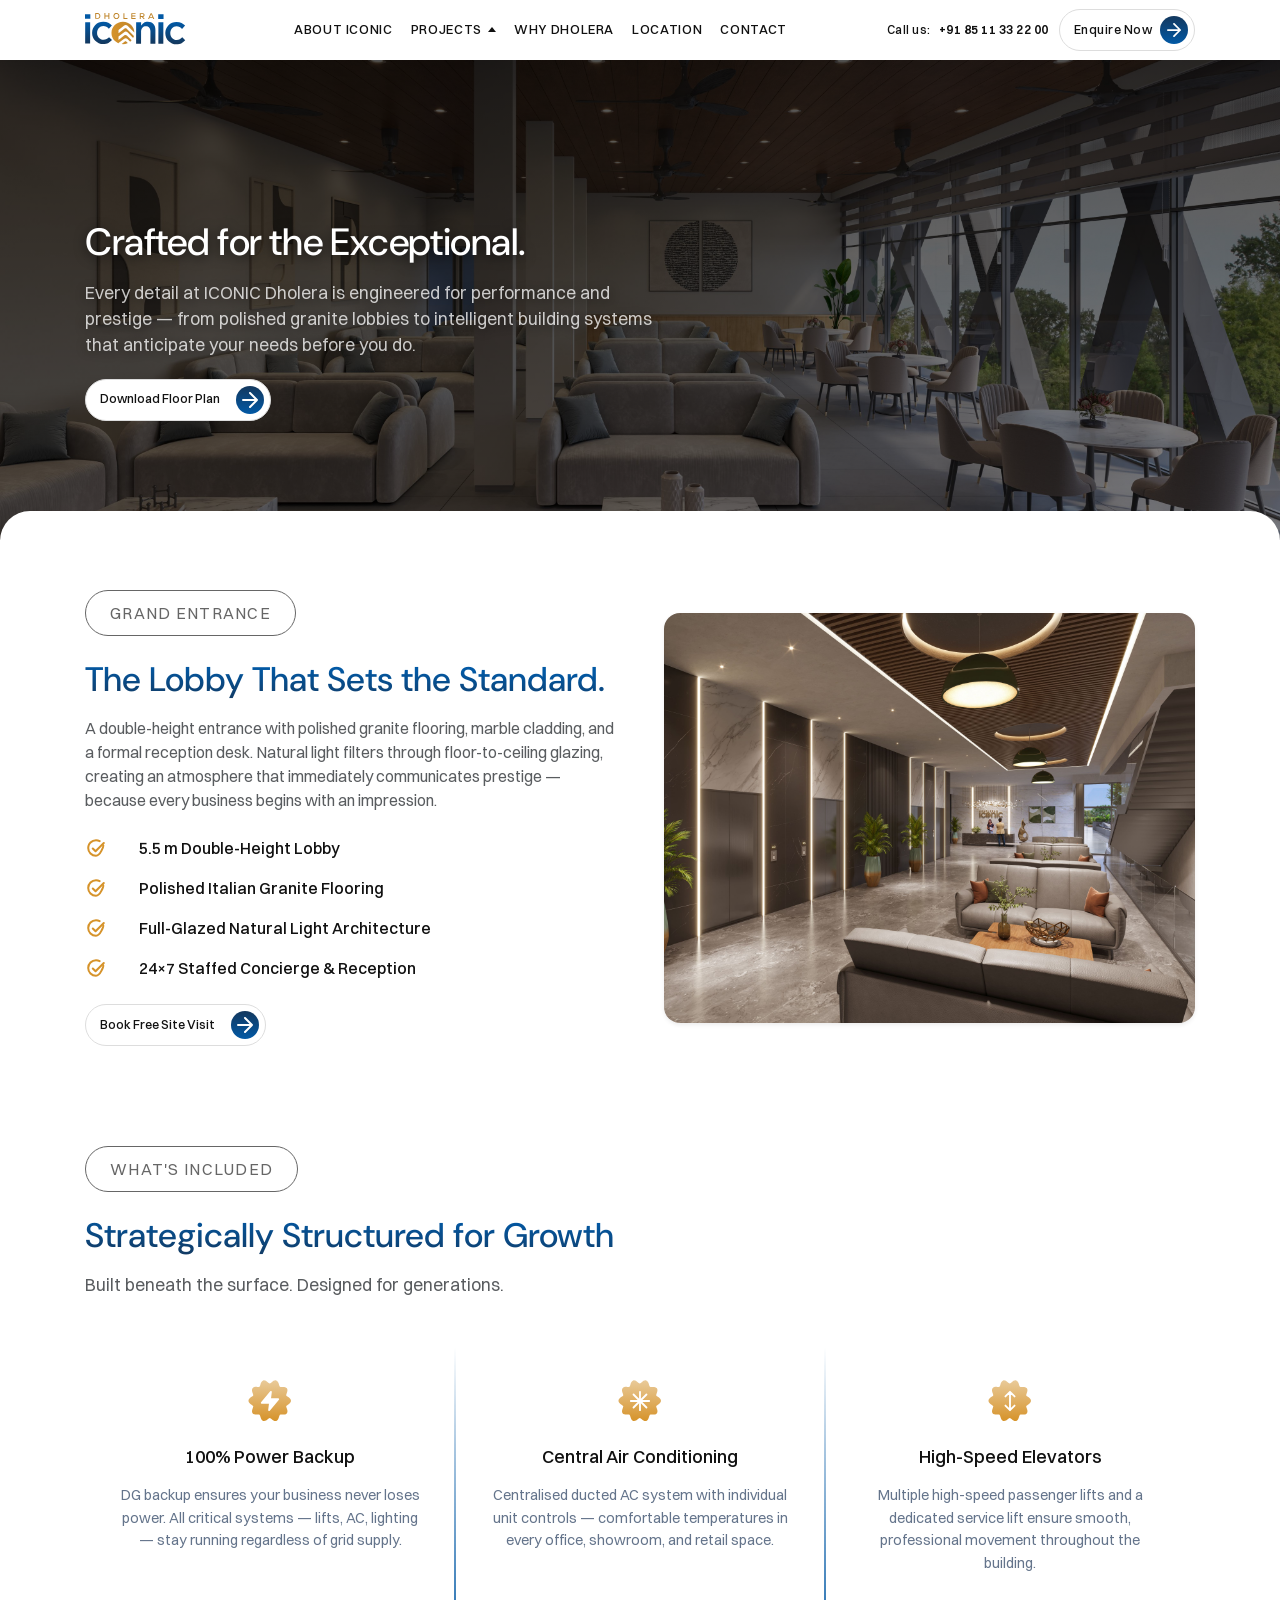
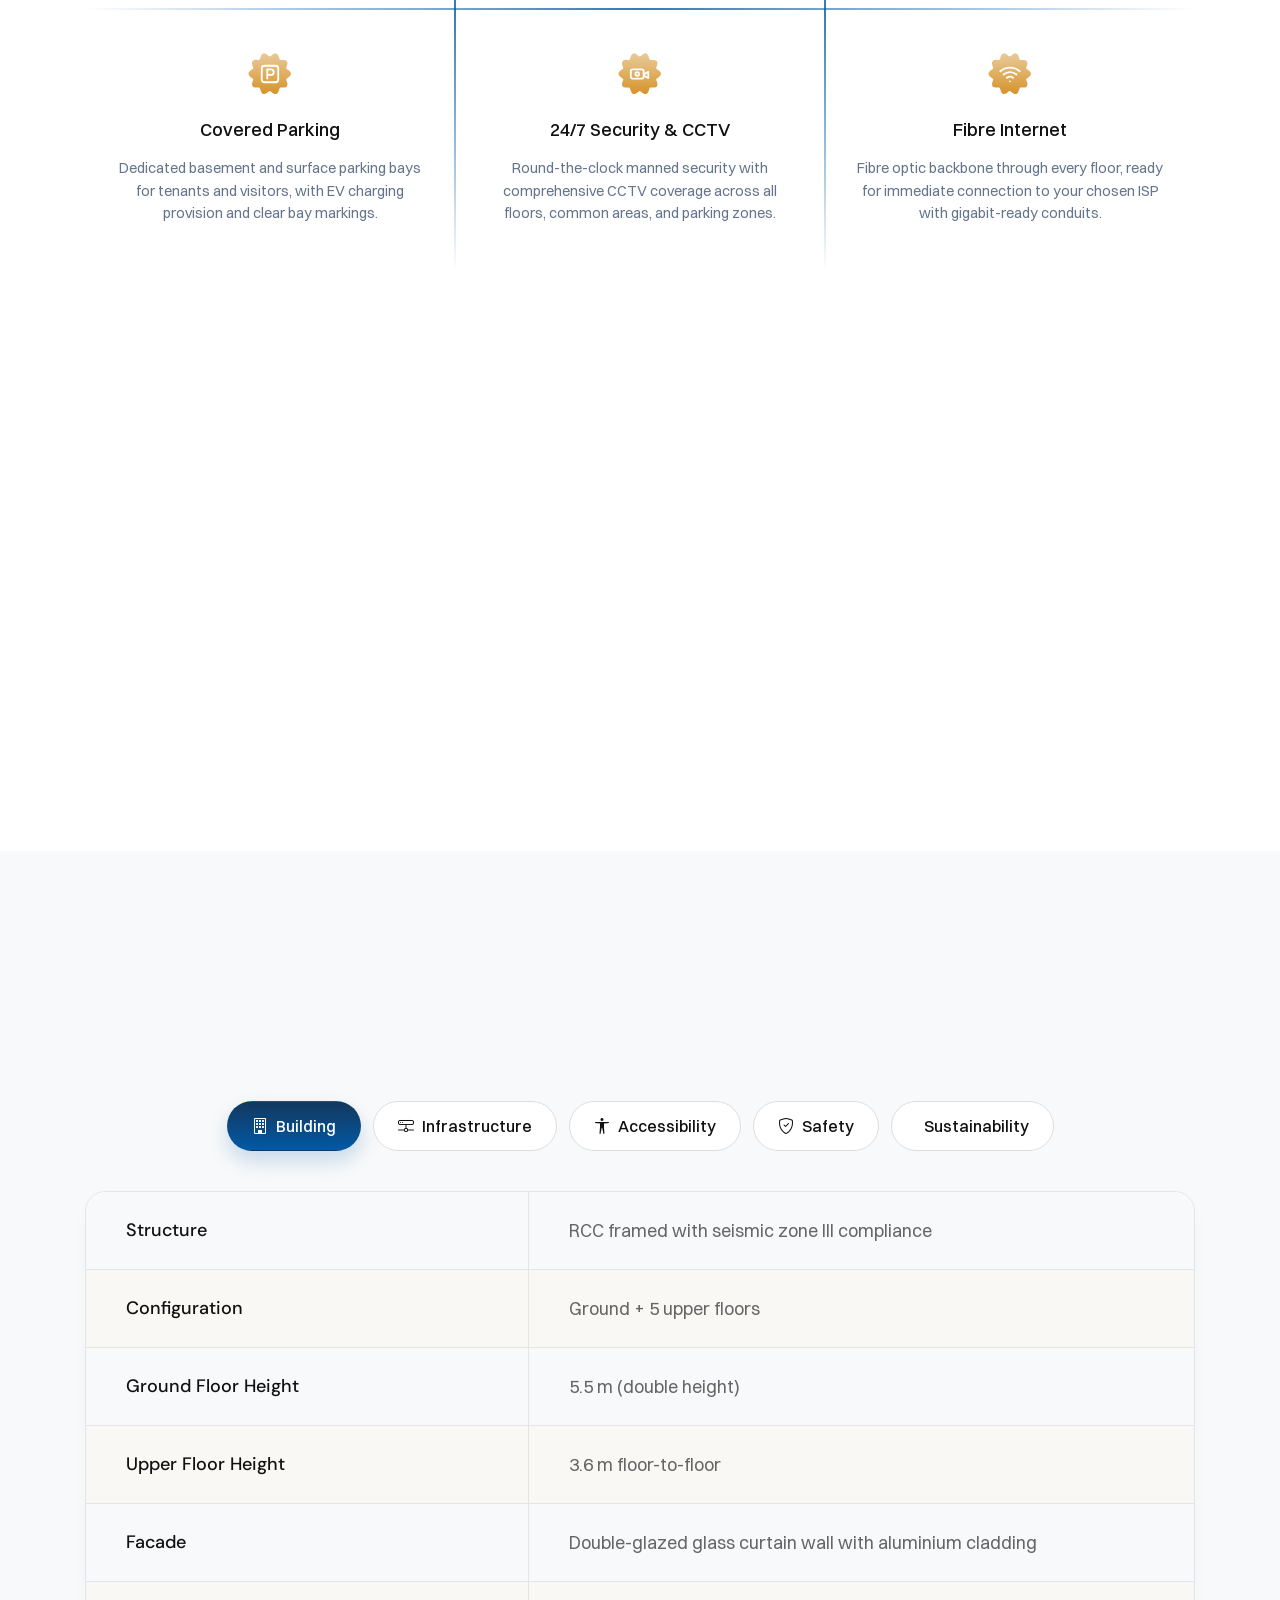
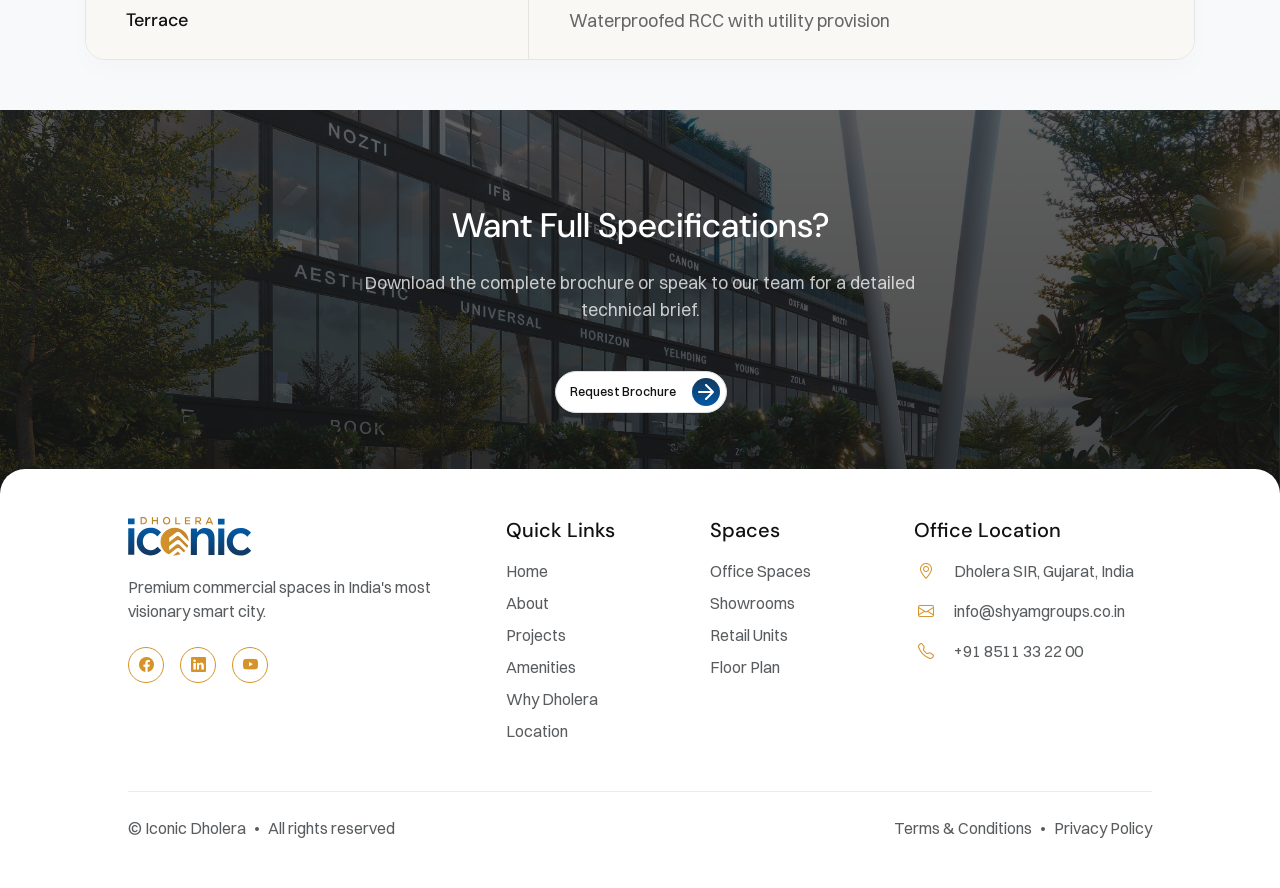
<file: amenities.html>
<!DOCTYPE html>
<html lang="en">

<head>
  <meta charset="UTF-8">
  <meta name="viewport" content="width=device-width, initial-scale=1.0">
  <title>Premium Amenities - Dholera Iconic</title>
  <meta name="description"
    content="Explore the premium amenities and technical specifications of Dholera Iconic commercial spaces, including power backup, Central AC, grand lobby, and high-speed lifts.">

  <!-- Bootstrap & Bootstrap Icons (Local Assets) -->
  <link rel="stylesheet" href="assets/vendor/bootstrap/css/bootstrap.min.css">
  <link rel="stylesheet" href="assets/vendor/bootstrap-icons/bootstrap-icons.min.css">

  <!-- Custom Stylesheets -->
  <link rel="stylesheet" href="assets/css/style.css">
  <link rel="stylesheet" href="assets/css/components.css">
  <link rel="stylesheet" href="assets/css/animations.css">
  <link rel="stylesheet" href="assets/css/responsive.css">

</head>

<body class="inner-page">

  <!-- Header Dynamic Component Placeholder -->
  <div id="header-placeholder"></div>

  <!-- ==========================================
     HERO SECTION
     ========================================== -->
  <section class="hero-section hero-amenities" id="hero">
    <div class="container max-width-container">
      <div class="row">
        <div class="col-12 col-lg-8 text-white hero-content-wrapper">
          <div class="slide-up animated">
            <h1 class="h1-title mb-4 font-dm font-medium text-white hero-title">Crafted for the Exceptional.</h1>
            <p class="font-switzer font-regular text-white opacity-75 mb-5 fs-4 lh-base hero-desc">
              Every detail at ICONIC Dholera is engineered for performance and prestige — from polished granite lobbies
              to intelligent building systems that anticipate your needs before you do.
            </p>
            <a href="projects.html" class="btn btn-enquire d-inline-flex align-items-center gap-3">
              <span class="font-switzer font-medium text-dark">Download Floor Plan</span>
              <div class="btn-arrow-circle d-flex align-items-center justify-content-center">
                <svg width="16" height="16" viewBox="0 0 16 16" fill="none" xmlns="http://www.w3.org/2000/svg">
                  <path d="M1 8H15M15 8L8 1M15 8L8 15" stroke="white" stroke-width="2" stroke-linecap="round"
                    stroke-linejoin="round" />
                </svg>
              </div>
            </a>
          </div>
        </div>
      </div>
    </div>
    <div class="hero-curve"></div>
  </section>


  <!-- ==========================================
     GRAND ENTRANCE LOBBY SECTION
     ========================================== -->
  <section class="section-padding py-5" id="grand-lobby">
    <div class="container max-width-container">
      <div class="row g-4 g-lg-5 align-items-center">

        <!-- Left content -->
        <div class="col-12 col-lg-6 slide-up">
          <div class="tag-capsule mb-4">GRAND ENTRANCE</div>
          <h2 class="h2-title text-gradient-primary mb-3 font-dm">The Lobby That Sets the Standard.</h2>
          <p class="font-switzer font-regular text-muted fs-6 lh-base mb-4">
            A double-height entrance with polished granite flooring, marble cladding, and a formal reception desk.
            Natural light filters through floor-to-ceiling glazing, creating an atmosphere that immediately communicates
            prestige — because every business begins with an impression.
          </p>

          <!-- Checklist -->
          <div class="specs-checklist">
            <div class="check-row mb-3 align-items-center">
              <svg width="22" height="22" viewBox="0 0 24 24" fill="none" xmlns="http://www.w3.org/2000/svg" class="gold-check-svg me-3">
                <path d="M16 4.5C14.77 3.86 13.43 3.5 12 3.5C7.3 3.5 3.5 7.3 3.5 12C3.5 16.7 7.3 20.5 12 20.5C16.7 20.5 20.3 10.05 19.9 9.15" stroke="#D6932A" stroke-width="2.2" stroke-linecap="round"/>
                <path d="M8.5 12.5L11.5 15.5L20.5 6.5" stroke="#D6932A" stroke-width="2.2" stroke-linecap="round" stroke-linejoin="round"/>
              </svg>
              <span class="font-switzer font-medium text-dark fs-6">5.5 m Double-Height Lobby</span>
            </div>
            <div class="check-row mb-3 align-items-center">
              <svg width="22" height="22" viewBox="0 0 24 24" fill="none" xmlns="http://www.w3.org/2000/svg" class="gold-check-svg me-3">
                <path d="M16 4.5C14.77 3.86 13.43 3.5 12 3.5C7.3 3.5 3.5 7.3 3.5 12C3.5 16.7 7.3 20.5 12 20.5C16.7 20.5 20.3 10.05 19.9 9.15" stroke="#D6932A" stroke-width="2.2" stroke-linecap="round"/>
                <path d="M8.5 12.5L11.5 15.5L20.5 6.5" stroke="#D6932A" stroke-width="2.2" stroke-linecap="round" stroke-linejoin="round"/>
              </svg>
              <span class="font-switzer font-medium text-dark fs-6">Polished Italian Granite Flooring</span>
            </div>
            <div class="check-row mb-3 align-items-center">
              <svg width="22" height="22" viewBox="0 0 24 24" fill="none" xmlns="http://www.w3.org/2000/svg" class="gold-check-svg me-3">
                <path d="M16 4.5C14.77 3.86 13.43 3.5 12 3.5C7.3 3.5 3.5 7.3 3.5 12C3.5 16.7 7.3 20.5 12 20.5C16.7 20.5 20.3 10.05 19.9 9.15" stroke="#D6932A" stroke-width="2.2" stroke-linecap="round"/>
                <path d="M8.5 12.5L11.5 15.5L20.5 6.5" stroke="#D6932A" stroke-width="2.2" stroke-linecap="round" stroke-linejoin="round"/>
              </svg>
              <span class="font-switzer font-medium text-dark fs-6">Full-Glazed Natural Light Architecture</span>
            </div>
            <div class="check-row mb-0 align-items-center">
              <svg width="22" height="22" viewBox="0 0 24 24" fill="none" xmlns="http://www.w3.org/2000/svg" class="gold-check-svg me-3">
                <path d="M16 4.5C14.77 3.86 13.43 3.5 12 3.5C7.3 3.5 3.5 7.3 3.5 12C3.5 16.7 7.3 20.5 12 20.5C16.7 20.5 20.3 10.05 19.9 9.15" stroke="#D6932A" stroke-width="2.2" stroke-linecap="round"/>
                <path d="M8.5 12.5L11.5 15.5L20.5 6.5" stroke="#D6932A" stroke-width="2.2" stroke-linecap="round" stroke-linejoin="round"/>
              </svg>
              <span class="font-switzer font-medium text-dark fs-6">24×7 Staffed Concierge & Reception</span>
            </div>
          </div>

          <div class="mt-4">
            <a href="contact.html" class="btn btn-enquire d-inline-flex align-items-center gap-3">
              <span class="font-switzer font-medium text-dark">Book Free Site Visit</span>
              <div class="btn-arrow-circle d-flex align-items-center justify-content-center">
                <svg width="16" height="16" viewBox="0 0 16 16" fill="none" xmlns="http://www.w3.org/2000/svg">
                  <path d="M1 8H15M15 8L8 1M15 8L8 15" stroke="white" stroke-width="2" stroke-linecap="round"
                    stroke-linejoin="round" />
                </svg>
              </div>
            </a>
          </div>
        </div>

        <!-- Right image -->
        <div class="col-12 col-lg-6 slide-up delay-1">
          <div class="developer-img-wrapper overflow-hidden rounded-4 shadow-sm" style="height: 410px;">
            <img src="assets/images/lobby.jpg" alt="Grand double-height lobby at Dholera Iconic"
              class="w-100 h-100 object-fit-cover image-zoom-hover">
          </div>
        </div>

      </div>
    </div>
  </section>


  <!-- ==========================================
     WHAT'S INCLUDED SECTION (DESIGN PHILOSOPHY LAYOUT)
     ========================================== -->
  <section class="section-padding py-5 bg-white" id="included-amenities">
    <div class="container max-width-container">

      <!-- Section Header -->
      <div class="text-start mb-5 slide-up">
        <div class="tag-capsule mb-4">What's Included</div>
        <h2 class="h2-title text-gradient-primary mb-3 font-dm">Strategically Structured for Growth</h2>
        <p class="font-switzer font-regular text-muted fs-4">Built beneath the surface. Designed for generations.</p>
      </div>

      <!-- Infrastructure Style Grid -->
      <div class="infra-grid mt-4">

        <!-- Card 1 -->
        <div class="infra-card slide-up delay-1">
          <div class="infra-icon-wrapper">
            <!-- Power Icon -->
            <svg width="24" height="24" viewBox="0 0 24 24" fill="none" stroke="white" stroke-width="2" stroke-linecap="round" stroke-linejoin="round">
              <path d="M13 2L3 14H12L11 22L21 10H12L13 2Z" fill="white" />
            </svg>
          </div>
          <h4 class="font-switzer font-medium mb-3 text-dark">100% Power Backup</h4>
          <p class="font-switzer font-regular text-muted fs-6 lh-base px-3">
            DG backup ensures your business never loses power. All critical systems — lifts, AC, lighting — stay running
            regardless of grid supply.
          </p>
        </div>

        <!-- Card 2 -->
        <div class="infra-card slide-up delay-2">
          <div class="infra-icon-wrapper">
            <!-- Central AC / Snowflake Icon -->
            <svg width="24" height="24" viewBox="0 0 24 24" fill="none" stroke="white" stroke-width="2" stroke-linecap="round" stroke-linejoin="round">
              <line x1="12" y1="2" x2="12" y2="22"/>
              <line x1="2" y1="12" x2="22" y2="12"/>
              <line x1="4.93" y1="4.93" x2="19.07" y2="19.07"/>
              <line x1="19.07" y1="4.93" x2="4.93" y2="19.07"/>
            </svg>
          </div>
          <h4 class="font-switzer font-medium mb-3 text-dark">Central Air Conditioning</h4>
          <p class="font-switzer font-regular text-muted fs-6 lh-base px-3">
            Centralised ducted AC system with individual unit controls — comfortable temperatures in every office,
            showroom, and retail space.
          </p>
        </div>

        <!-- Card 3 -->
        <div class="infra-card slide-up delay-3">
          <div class="infra-icon-wrapper">
            <!-- High-Speed Elevator / Speedometer Icon -->
            <svg width="24" height="24" viewBox="0 0 24 24" fill="none" stroke="white" stroke-width="2" stroke-linecap="round" stroke-linejoin="round">
              <path d="M12 2v20M17 7l-5-5-5 5M17 17l-5 5-5-5"/>
            </svg>
          </div>
          <h4 class="font-switzer font-medium mb-3 text-dark">High-Speed Elevators</h4>
          <p class="font-switzer font-regular text-muted fs-6 lh-base px-3">
            Multiple high-speed passenger lifts and a dedicated service lift ensure smooth, professional movement
            throughout the building.
          </p>
        </div>

        <!-- Card 4 -->
        <div class="infra-card slide-up delay-4">
          <div class="infra-icon-wrapper">
            <!-- Parking 'P' Badge Icon -->
            <svg width="24" height="24" viewBox="0 0 24 24" fill="none" stroke="white" stroke-width="2" stroke-linecap="round" stroke-linejoin="round">
              <rect x="3" y="3" width="18" height="18" rx="3"/>
              <path d="M9 17V7h4a3 3 0 0 1 0 6H9"/>
            </svg>
          </div>
          <h4 class="font-switzer font-medium mb-3 text-dark">Covered Parking</h4>
          <p class="font-switzer font-regular text-muted fs-6 lh-base px-3">
            Dedicated basement and surface parking bays for tenants and visitors, with EV charging provision and clear
            bay markings.
          </p>
        </div>

        <!-- Card 5 -->
        <div class="infra-card slide-up delay-5">
          <div class="infra-icon-wrapper">
            <!-- CCTV Security Camera Icon -->
            <svg width="24" height="24" viewBox="0 0 24 24" fill="none" stroke="white" stroke-width="2" stroke-linecap="round" stroke-linejoin="round">
              <path d="M16.75 12.13L21 9.5V16.5L16.75 13.87V12.13Z"/>
              <rect x="2" y="7" width="14" height="10" rx="2"/>
              <circle cx="9" cy="12" r="2"/>
            </svg>
          </div>
          <h4 class="font-switzer font-medium mb-3 text-dark">24/7 Security & CCTV</h4>
          <p class="font-switzer font-regular text-muted fs-6 lh-base px-3">
            Round-the-clock manned security with comprehensive CCTV coverage across all floors, common areas, and
            parking zones.
          </p>
        </div>

        <!-- Card 6 -->
        <div class="infra-card slide-up delay-6">
          <div class="infra-icon-wrapper">
            <!-- Wifi / Fibre Internet Icon -->
            <svg width="24" height="24" viewBox="0 0 24 24" fill="none" stroke="white" stroke-width="2" stroke-linecap="round" stroke-linejoin="round">
              <path d="M5 12.55a11 11 0 0 1 14.08 0"/>
              <path d="M1.42 9a16 16 0 0 1 21.16 0"/>
              <path d="M8.53 16.11a6 6 0 0 1 6.95 0"/>
              <line x1="12" y1="20" x2="12.01" y2="20"/>
            </svg>
          </div>
          <h4 class="font-switzer font-medium mb-3 text-dark">Fibre Internet</h4>
          <p class="font-switzer font-regular text-muted fs-6 lh-base px-3">
            Fibre optic backbone through every floor, ready for immediate connection to your chosen ISP with
            gigabit-ready conduits.
          </p>
        </div>

      </div>

    </div>
  </section>


  <!-- ==========================================
     PREMIUM FINISHES SECTION
     ========================================== -->
  <section class="section-padding py-5" id="premium-finishes">
    <div class="container max-width-container">
      <div class="row g-4 g-lg-5 align-items-center">

        <!-- Left Image -->
        <div class="col-12 col-lg-6 slide-up">
          <div class="developer-img-wrapper overflow-hidden rounded-4 shadow-sm" style="height: 410px;">
            <img src="assets/images/quality_finishes.jpg" alt="High-quality finishes at Dholera Iconic"
              class="w-100 h-100 object-fit-cover image-zoom-hover">
          </div>
        </div>

        <!-- Right content -->
        <div class="col-12 col-lg-6 slide-up delay-1">
          <div class="tag-capsule mb-4">PREMIUM FINISHES</div>
          <h2 class="h2-title text-gradient-primary mb-3 font-dm">No Compromise on Quality</h2>
          <p class="font-switzer font-regular text-muted fs-6 lh-base mb-4">
            From the granite lobby floors to the double-glazed curtain wall, every material at ICONIC has been chosen
            for durability, aesthetics and long-term performance. This isn't just a commercial box — it's a building designed to
            age beautifully.
          </p>

          <!-- Checklist -->
          <div class="specs-checklist">
            <div class="check-row mb-3 align-items-center">
              <svg width="22" height="22" viewBox="0 0 24 24" fill="none" xmlns="http://www.w3.org/2000/svg" class="gold-check-svg me-3">
                <path d="M16 4.5C14.77 3.86 13.43 3.5 12 3.5C7.3 3.5 3.5 7.3 3.5 12C3.5 16.7 7.3 20.5 12 20.5C16.7 20.5 20.5 16.7 20.5 12C20.5 11 20.3 10.05 19.9 9.15" stroke="#D6932A" stroke-width="2.2" stroke-linecap="round"/>
                <path d="M8.5 12.5L11.5 15.5L20.5 6.5" stroke="#D6932A" stroke-width="2.2" stroke-linecap="round" stroke-linejoin="round"/>
              </svg>
              <span class="font-switzer font-medium text-dark fs-6">Polished granite lobby finishes</span>
            </div>
            <div class="check-row mb-3 align-items-center">
              <svg width="22" height="22" viewBox="0 0 24 24" fill="none" xmlns="http://www.w3.org/2000/svg" class="gold-check-svg me-3">
                <path d="M16 4.5C14.77 3.86 13.43 3.5 12 3.5C7.3 3.5 3.5 7.3 3.5 12C3.5 16.7 7.3 20.5 12 20.5C16.7 20.5 20.5 16.7 20.5 12C20.5 11 20.3 10.05 19.9 9.15" stroke="#D6932A" stroke-width="2.2" stroke-linecap="round"/>
                <path d="M8.5 12.5L11.5 15.5L20.5 6.5" stroke="#D6932A" stroke-width="2.2" stroke-linecap="round" stroke-linejoin="round"/>
              </svg>
              <span class="font-switzer font-medium text-dark fs-6">Double-glazed glass curtain wall</span>
            </div>
            <div class="check-row mb-3 align-items-center">
              <svg width="22" height="22" viewBox="0 0 24 24" fill="none" xmlns="http://www.w3.org/2000/svg" class="gold-check-svg me-3">
                <path d="M16 4.5C14.77 3.86 13.43 3.5 12 3.5C7.3 3.5 3.5 7.3 3.5 12C3.5 16.7 7.3 20.5 12 20.5C16.7 20.5 20.5 16.7 20.5 12C20.5 11 20.3 10.05 19.9 9.15" stroke="#D6932A" stroke-width="2.2" stroke-linecap="round"/>
                <path d="M8.5 12.5L11.5 15.5L20.5 6.5" stroke="#D6932A" stroke-width="2.2" stroke-linecap="round" stroke-linejoin="round"/>
              </svg>
              <span class="font-switzer font-medium text-dark fs-6">Premium aluminium cladding</span>
            </div>
            <div class="check-row mb-3 align-items-center">
              <svg width="22" height="22" viewBox="0 0 24 24" fill="none" xmlns="http://www.w3.org/2000/svg" class="gold-check-svg me-3">
                <path d="M16 4.5C14.77 3.86 13.43 3.5 12 3.5C7.3 3.5 3.5 7.3 3.5 12C3.5 16.7 7.3 20.5 12 20.5C16.7 20.5 20.5 16.7 20.5 12C20.5 11 20.3 10.05 19.9 9.15" stroke="#D6932A" stroke-width="2.2" stroke-linecap="round"/>
                <path d="M8.5 12.5L11.5 15.5L20.5 6.5" stroke="#D6932A" stroke-width="2.2" stroke-linecap="round" stroke-linejoin="round"/>
              </svg>
              <span class="font-switzer font-medium text-dark fs-6">High-end vitrified tile floors</span>
            </div>
            <div class="check-row mb-0 align-items-center">
              <svg width="22" height="22" viewBox="0 0 24 24" fill="none" xmlns="http://www.w3.org/2000/svg" class="gold-check-svg me-3">
                <path d="M16 4.5C14.77 3.86 13.43 3.5 12 3.5C7.3 3.5 3.5 7.3 3.5 12C3.5 16.7 7.3 20.5 12 20.5C16.7 20.5 20.5 16.7 20.5 12C20.5 11 20.3 10.05 19.9 9.15" stroke="#D6932A" stroke-width="2.2" stroke-linecap="round"/>
                <path d="M8.5 12.5L11.5 15.5L20.5 6.5" stroke="#D6932A" stroke-width="2.2" stroke-linecap="round" stroke-linejoin="round"/>
              </svg>
              <span class="font-switzer font-medium text-dark fs-6">Landscaped entrance plaza</span>
            </div>
          </div>
        </div>

      </div>
    </div>
  </section>


  <!-- ==========================================
     TECHNICAL SPECIFICATIONS SECTION
     ========================================== -->
  <section class="section-padding py-5 bg-light" id="tech-specs">
    <div class="container max-width-container">

      <!-- Section Header -->
      <div class="mb-5 slide-up">
        <div class="tag-capsule mb-4">Technical Specifications</div>
        <h2 class="h2-title text-gradient-primary mb-3 font-dm">Built to Spec, Designed to Impress.</h2>
        <p class="font-switzer font-regular text-muted fs-4 mb-0">Explore complete technical parameters and structural standards of Dholera Iconic.</p>
      </div>

      <!-- Spec Tabs -->
      <div class="spec-tabs-container mt-4 slide-up delay-1">
        <button class="spec-tab-btn active" data-tab="building">
          <i class="bi bi-building"></i>
          <span>Building</span>
        </button>
        <button class="spec-tab-btn" data-tab="infrastructure">
          <i class="bi bi-hdd-network"></i>
          <span>Infrastructure</span>
        </button>
        <button class="spec-tab-btn" data-tab="accessibility">
          <i class="bi bi-universal-access"></i>
          <span>Accessibility</span>
        </button>
        <button class="spec-tab-btn" data-tab="safety">
          <i class="bi bi-shield-check"></i>
          <span>Safety</span>
        </button>
        <button class="spec-tab-btn" data-tab="sustainability">
          <i class="bi bi-leaf"></i>
          <span>Sustainability</span>
        </button>
      </div>

      <!-- Spec Table -->
      <div class="spec-table-container slide-up delay-2" id="spec-table-body">
        <!-- Rendered Dynamically in JS -->
      </div>

    </div>
  </section>


  <!-- ==========================================
     CTA / SPECS BROCHURE SECTION
     ========================================== -->
  <section class="specs-cta-section text-center py-5">
    <div class="container max-width-container py-5">
      <div class="row justify-content-center">
        <div class="col-12 col-lg-10 slide-up">
          <h2 class="h2-title font-dm font-medium text-white mb-4">Want Full Specifications?</h2>
          <p class="font-switzer font-regular text-white opacity-75 mb-5 fs-4 col-lg-8 mx-auto lh-base">
            Download the complete brochure or speak to our team for a detailed technical brief.
          </p>
          <a href="contact.html" class="btn btn-enquire d-inline-flex align-items-center gap-3">
            <span class="font-switzer font-medium text-dark">Request Brochure</span>
            <div class="btn-arrow-circle d-flex align-items-center justify-content-center">
              <svg width="16" height="16" viewBox="0 0 16 16" fill="none" xmlns="http://www.w3.org/2000/svg">
                <path d="M1 8H15M15 8L8 1M15 8L8 15" stroke="white" stroke-width="2" stroke-linecap="round"
                  stroke-linejoin="round" />
              </svg>
            </div>
          </a>
        </div>
      </div>
    </div>
  </section>


  <!-- Footer Placeholder -->
  <footer id="footer-placeholder" class="bg-white"></footer>


  <!-- JS Script Files -->
  <script src="assets/vendor/bootstrap/js/bootstrap.bundle.min.js"></script>
  <script src="assets/js/navbar.js"></script>
  <script src="assets/js/animations.js"></script>

  <!-- Spec Tab Control Script -->
  <script>
    const specData = {
      building: [
        { label: "Structure", val: "RCC framed with seismic zone III compliance" },
        { label: "Configuration", val: "Ground + 5 upper floors" },
        { label: "Ground Floor Height", val: "5.5 m (double height)" },
        { label: "Upper Floor Height", val: "3.6 m floor-to-floor" },
        { label: "Facade", val: "Double-glazed glass curtain wall with aluminium cladding" },
        { label: "Terrace", val: "Waterproofed RCC with utility provision" }
      ],
      infrastructure: [
        { label: "Power Supply", val: "Dual feeder power source with 100% DG backup" },
        { label: "Water Supply", val: "24x7 smart metered water connection with softeners" },
        { label: "Telecommunication", val: "Fibre backbone with redundant ring pathways" },
        { label: "HVAC System", val: "VRF ready drainage and pipe conduits for all office units" },
        { label: "Waste Management", val: "Centralized sewage treatment and organic waste composting" }
      ],
      accessibility: [
        { label: "Passenger Lifts", val: "3 x High-speed 10-passenger automatic lifts" },
        { label: "Service Lifts", val: "1 x Heavy duty goods lift with independent entrance" },
        { label: "Parking Ratio", val: "1 car space per 1,000 sq. ft. of super built-up area" },
        { label: "Accessibility Ramps", val: "Fully compliant wheelchair access ramps at all entries" },
        { label: "Lobby Height", val: "Double-height grand entrance lobby (5.5m)" }
      ],
      safety: [
        { label: "Fire Fighting", val: "Sprinkler system, smoke detectors, and wet risers as per NBC" },
        { label: "CCTV Security", val: "Redundant camera coverage in all lobbies, lifts, corridors" },
        { label: "Entrance Control", val: "Boom barriers at entries and RFID parking control" },
        { label: "Emergency Exits", val: "Dual fire exits on every floor with fire-resistant doors" },
        { label: "Lightning Protection", val: "Integrated lightning protection and earth leakage system" }
      ],
      sustainability: [
        { label: "Rainwater Harvesting", val: "On-site filtration pit to replenish local groundwater table" },
        { label: "Solar Energy", val: "Rooftop solar PV cells powering common area illumination" },
        { label: "Lighting", val: "100% LED fixtures in common spaces and perimeter pathways" },
        { label: "Glass Insulation", val: "Low-E double glazing for minimal heat gain and HVAC savings" },
        { label: "Green Spaces", val: "Vertical landscaping on plaza borders and decorative planters" }
      ]
    };

    document.addEventListener("DOMContentLoaded", () => {
      initSpecTabs();
    });

    function initSpecTabs() {
      const container = document.getElementById("spec-table-body");
      const buttons = document.querySelectorAll(".spec-tab-btn");

      if (!container || !buttons.length) return;

      function renderTable(tabKey) {
        // Fade out
        container.style.opacity = "0";

        setTimeout(() => {
          const rowsHtml = specData[tabKey].map(row => `
            <div class="spec-row">
              <div class="spec-label">${row.label}</div>
              <div class="spec-val">${row.val}</div>
            </div>
          `).join("");

          container.innerHTML = rowsHtml;

          // Fade in
          container.style.opacity = "1";
        }, 200);
      }

      // Render initial building tab
      renderTable("building");

      buttons.forEach(btn => {
        btn.addEventListener("click", () => {
          buttons.forEach(b => b.classList.remove("active"));
          btn.classList.add("active");
          const tabKey = btn.getAttribute("data-tab");
          renderTable(tabKey);
        });
      });
    }
  </script>

</body>

</html>
</file>
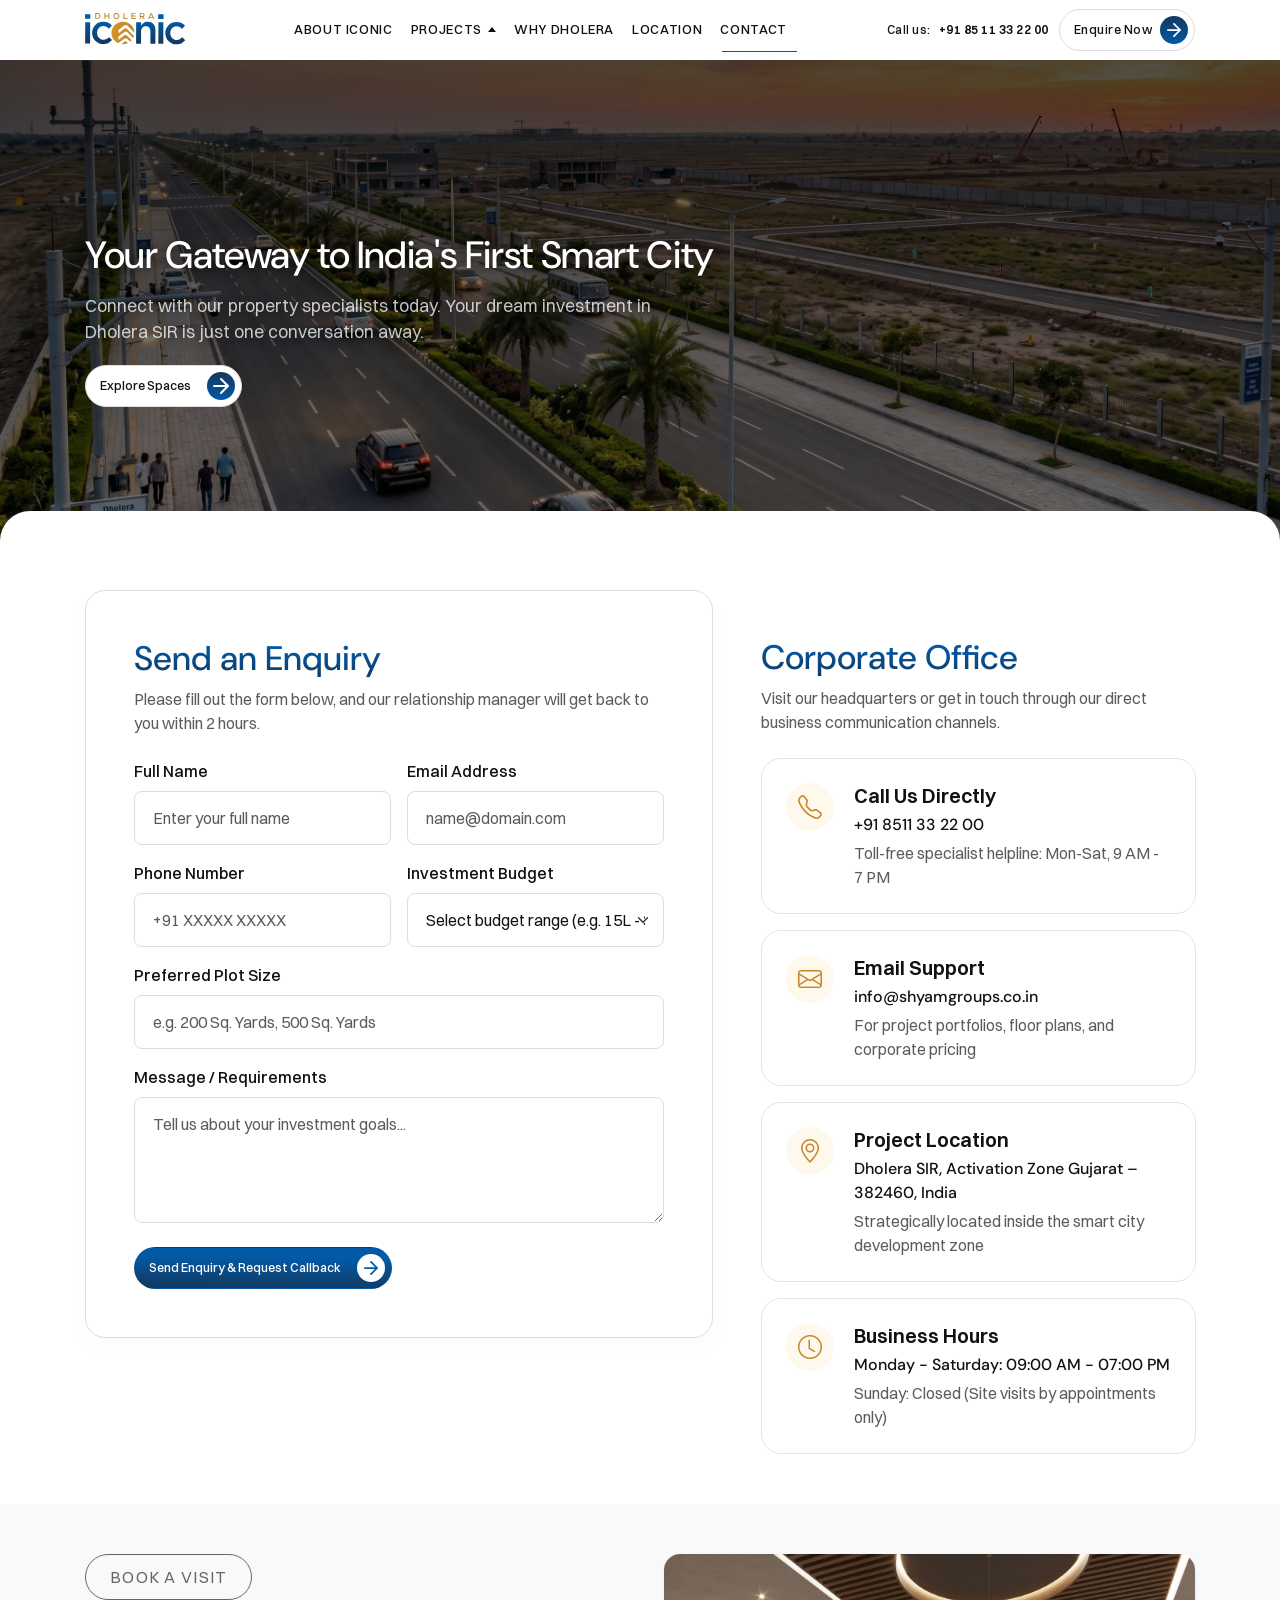
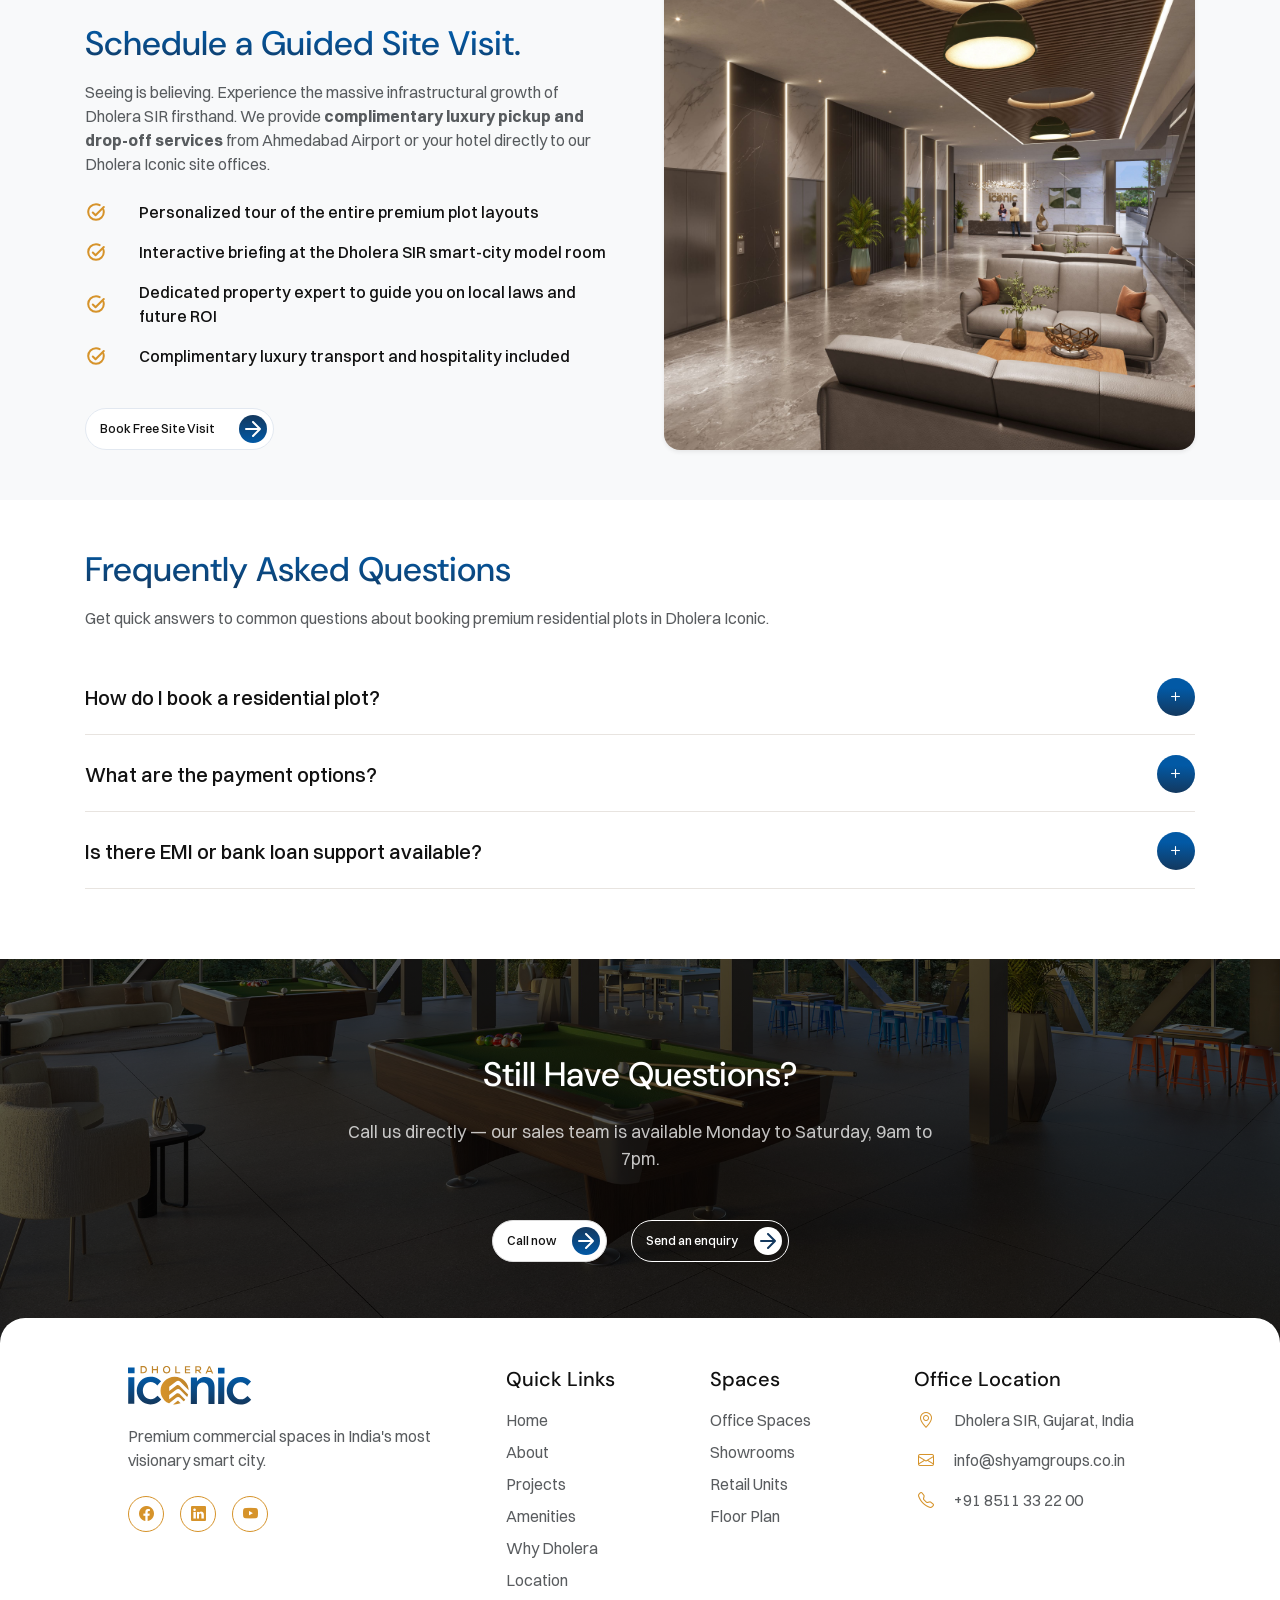
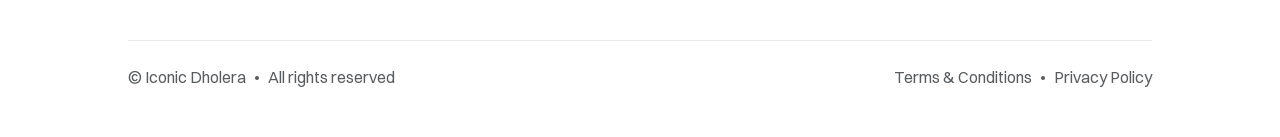
<file: contact.html>
<!DOCTYPE html>
<html lang="en">

<head>
  <meta charset="UTF-8">
  <meta name="viewport" content="width=device-width, initial-scale=1.0">
  <title>Contact Us - Dholera Iconic</title>
  <meta name="description"
    content="Connect with Shyam Group property specialists for Dholera Iconic, book a site visit, view FAQ, and enquire about office spaces, showrooms, and retail plots.">

  <!-- Bootstrap & Bootstrap Icons (Local Assets) -->
  <link rel="stylesheet" href="assets/vendor/bootstrap/css/bootstrap.min.css">
  <link rel="stylesheet" href="assets/vendor/bootstrap-icons/bootstrap-icons.min.css">

  <!-- Custom Stylesheets -->
  <link rel="stylesheet" href="assets/css/style.css">
  <link rel="stylesheet" href="assets/css/components.css">
  <link rel="stylesheet" href="assets/css/animations.css">
  <link rel="stylesheet" href="assets/css/responsive.css">

</head>

<body class="inner-page">

  <!-- Header Dynamic Component Placeholder -->
  <div id="header-placeholder"></div>

  <!-- ==========================================
     HERO SECTION
     ========================================== -->
  <section class="hero-section hero-contact" id="hero">
    <div class="container max-width-container">
      <div class="row">
        <div class="col-12 col-lg-8 text-white hero-content-wrapper">
          <div class="slide-up animated">
            <h1 class="h1-title mb-4 font-dm font-medium text-white hero-title">Your Gateway to India's First Smart City
            </h1>
            <p class="font-switzer font-regular text-white opacity-75 mb-5 fs-4 lh-base hero-desc">
              Connect with our property specialists today. Your dream investment in Dholera SIR is just one conversation
              away.
            </p>
            <a href="#enquiry-form-section" class="btn btn-enquire d-inline-flex align-items-center gap-3">
              <span class="font-switzer font-medium text-dark">Explore Spaces</span>
              <div class="btn-arrow-circle d-flex align-items-center justify-content-center">
                <svg width="16" height="16" viewBox="0 0 16 16" fill="none" xmlns="http://www.w3.org/2000/svg">
                  <path d="M1 8H15M15 8L8 1M15 8L8 15" stroke="white" stroke-width="2" stroke-linecap="round"
                    stroke-linejoin="round" />
                </svg>
              </div>
            </a>
          </div>
        </div>
      </div>
    </div>
    <div class="hero-curve"></div>
  </section>


  <!-- ==========================================
     ENQUIRY FORM & OFFICE DETAILS SECTION
     ========================================== -->
  <section class="section-padding py-5" id="enquiry-form-section">
    <div class="container max-width-container">
      <div class="row g-5 align-items-stretch">

        <!-- Left Enquiry Form Column -->
        <div class="col-12 col-lg-7 slide-up d-flex flex-column h-100">
          <div class="enquiry-card-container h-100 d-flex flex-column justify-content-between">
            <div>
              <div class="mb-4">
                <h2 class="h2-title text-gradient-primary font-dm mb-2">Send an Enquiry</h2>
                <p class="font-switzer font-regular text-muted fs-6">Please fill out the form below, and our
                  relationship manager will get back to you within 2 hours.</p>
              </div>

              <!-- Form -->
              <form id="contactForm" onsubmit="handleFormSubmit(event)">
                <div class="row g-3">
                  <div class="col-12 col-md-6">
                    <label for="fullName" class="form-label">Full Name</label>
                    <input type="text" class="form-control" id="fullName" placeholder="Enter your full name" required>
                  </div>
                  <div class="col-12 col-md-6">
                    <label for="emailAddr" class="form-label">Email Address</label>
                    <input type="email" class="form-control" id="emailAddr" placeholder="name@domain.com" required>
                  </div>
                  <div class="col-12 col-md-6">
                    <label for="phoneNum" class="form-label">Phone Number</label>
                    <input type="tel" class="form-control" id="phoneNum" placeholder="+91 XXXXX XXXXX" required>
                  </div>
                  <div class="col-12 col-md-6">
                    <label for="budgetRange" class="form-label">Investment Budget</label>
                    <select class="form-select" id="budgetRange" required>
                      <option value="" disabled selected>Select budget range (e.g. 15L - 30L)</option>
                      <option value="15-30">15L - 30L</option>
                      <option value="30-50">30L - 50L</option>
                      <option value="50-100">50L - 1Cr</option>
                      <option value="100+">Above 1Cr</option>
                    </select>
                  </div>
                  <div class="col-12">
                    <label for="plotSize" class="form-label">Preferred Plot Size</label>
                    <input type="text" class="form-control" id="plotSize"
                      placeholder="e.g. 200 Sq. Yards, 500 Sq. Yards" required>
                  </div>
                  <div class="col-12">
                    <label for="requirements" class="form-label">Message / Requirements</label>
                    <textarea class="form-control" id="requirements" rows="4"
                      placeholder="Tell us about your investment goals..." required></textarea>
                  </div>
                  <div class="col-12 mt-4">
                    <button type="submit" class="btn btn-enquire d-inline-flex align-items-center gap-3 px-4 py-3"
                      style="background: var(--secondary-gradient); border-color: transparent; width: fit-content;"
                      id="submitBtn">
                      <span class="font-switzer font-medium text-white fs-6">Send Enquiry & Request Callback</span>
                      <div class="btn-arrow-circle d-flex align-items-center justify-content-center"
                        style="background: #FFFFFF;">
                        <svg width="14" height="14" viewBox="0 0 16 16" fill="none" xmlns="http://www.w3.org/2000/svg">
                          <path d="M1 8H15M15 8L8 1M15 8L8 15" stroke="#0259A5" stroke-width="2" stroke-linecap="round"
                            stroke-linejoin="round" />
                        </svg>
                      </div>
                    </button>
                  </div>
                </div>
              </form>

              <!-- Success message placeholder -->
              <div class="alert alert-success d-none mt-4 text-center py-3" id="successAlert" role="alert">
                <i class="bi bi-check-circle-fill me-2 fs-5"></i>
                <strong>Thank you!</strong> Your enquiry has been received. Our investment advisor will call you within
                2 hours.
              </div>
            </div>
          </div>
        </div>

        <!-- Right Corporate Office Details Column -->
        <div class="col-12 col-lg-5 slide-up delay-1 d-flex flex-column justify-content-between h-100"
          style="padding-top: 48px;">
          <div>
            <div class="mb-4">
              <h2 class="h2-title text-gradient-primary font-dm mb-2">Corporate Office</h2>
              <p class="font-switzer font-regular text-muted fs-6">Visit our headquarters or get in touch through our
                direct business communication channels.</p>
            </div>

            <div class="d-flex flex-column gap-3">
              <!-- Card 1 -->
              <div class="corp-info-card">
                <div class="corp-info-icon"><i class="bi bi-telephone fs-4"></i></div>
                <div>
                  <h5 class="font-switzer font-semibold text-dark fs-5 mb-1">Call Us Directly</h5>
                  <p class="font-dm font-medium text-dark fs-6 mb-1">+91 8511 33 22 00</p>
                  <p class="font-switzer font-regular text-muted fs-6 mb-0">Toll-free specialist helpline: Mon-Sat, 9 AM
                    - 7 PM</p>
                </div>
              </div>

              <!-- Card 2 -->
              <div class="corp-info-card">
                <div class="corp-info-icon"><i class="bi bi-envelope fs-4"></i></div>
                <div>
                  <h5 class="font-switzer font-semibold text-dark fs-5 mb-1">Email Support</h5>
                  <p class="font-dm font-medium text-dark fs-6 mb-1">info@shyamgroups.co.in</p>
                  <p class="font-switzer font-regular text-muted fs-6 mb-0">For project portfolios, floor plans, and
                    corporate pricing</p>
                </div>
              </div>

              <!-- Card 3 -->
              <div class="corp-info-card">
                <div class="corp-info-icon"><i class="bi bi-geo-alt fs-4"></i></div>
                <div>
                  <h5 class="font-switzer font-semibold text-dark fs-5 mb-1">Project Location</h5>
                  <p class="font-dm font-medium text-dark fs-6 mb-1">Dholera SIR, Activation Zone Gujarat – 382460,
                    India</p>
                  <p class="font-switzer font-regular text-muted fs-6 mb-0">Strategically located inside the smart city
                    development zone</p>
                </div>
              </div>

              <!-- Card 4 -->
              <div class="corp-info-card">
                <div class="corp-info-icon"><i class="bi bi-clock fs-4"></i></div>
                <div>
                  <h5 class="font-switzer font-semibold text-dark fs-5 mb-1">Business Hours</h5>
                  <p class="font-dm font-medium text-dark fs-6 mb-1">Monday - Saturday: 09:00 AM - 07:00 PM</p>
                  <p class="font-switzer font-regular text-muted fs-6 mb-0">Sunday: Closed (Site visits by appointments
                    only)</p>
                </div>
              </div>
            </div>
          </div>
        </div>

      </div>
    </div>
  </section>


  <!-- ==========================================
     GUIDED SITE VISIT SECTION
     ========================================== -->
  <section class="section-padding py-5 bg-light" id="site-visit">
    <div class="container max-width-container">
      <div class="row g-4 g-lg-5 align-items-stretch">

        <!-- Left Content -->
        <div class="col-12 col-lg-6 slide-up d-flex flex-column justify-content-between">
          <div>
            <div class="tag-capsule mb-4">Book a visit</div>
            <h2 class="h2-title text-gradient-primary mb-3 font-dm">Schedule a Guided Site Visit.</h2>
            <p class="font-switzer font-regular text-muted fs-6 lh-base mb-4">
              Seeing is believing. Experience the massive infrastructural growth of Dholera SIR firsthand. We provide
              <strong>complimentary luxury pickup and drop-off services</strong> from Ahmedabad Airport or your hotel
              directly to our Dholera Iconic site offices.
            </p>

            <!-- Checklist items -->
            <div class="specs-checklist mb-4">
              <div class="check-row mb-3 align-items-center">
                <svg width="22" height="22" viewBox="0 0 24 24" fill="none" xmlns="http://www.w3.org/2000/svg" class="gold-check-svg me-3">
                  <path d="M16 4.5C14.77 3.86 13.43 3.5 12 3.5C7.3 3.5 3.5 7.3 3.5 12C3.5 16.7 7.3 20.5 12 20.5C16.7 20.5 20.5 16.7 20.5 12C20.5 11 20.3 10.05 19.9 9.15" stroke="#D6932A" stroke-width="2.2" stroke-linecap="round"/>
                  <path d="M8.5 12.5L11.5 15.5L20.5 6.5" stroke="#D6932A" stroke-width="2.2" stroke-linecap="round" stroke-linejoin="round"/>
                </svg>
                <span class="font-switzer font-medium text-dark fs-6">Personalized tour of the entire premium plot layouts</span>
              </div>
              <div class="check-row mb-3 align-items-center">
                <svg width="22" height="22" viewBox="0 0 24 24" fill="none" xmlns="http://www.w3.org/2000/svg" class="gold-check-svg me-3">
                  <path d="M16 4.5C14.77 3.86 13.43 3.5 12 3.5C7.3 3.5 3.5 7.3 3.5 12C3.5 16.7 7.3 20.5 12 20.5C16.7 20.5 20.5 16.7 20.5 12C20.5 11 20.3 10.05 19.9 9.15" stroke="#D6932A" stroke-width="2.2" stroke-linecap="round"/>
                  <path d="M8.5 12.5L11.5 15.5L20.5 6.5" stroke="#D6932A" stroke-width="2.2" stroke-linecap="round" stroke-linejoin="round"/>
                </svg>
                <span class="font-switzer font-medium text-dark fs-6">Interactive briefing at the Dholera SIR smart-city model room</span>
              </div>
              <div class="check-row mb-3 align-items-center">
                <svg width="22" height="22" viewBox="0 0 24 24" fill="none" xmlns="http://www.w3.org/2000/svg" class="gold-check-svg me-3">
                  <path d="M16 4.5C14.77 3.86 13.43 3.5 12 3.5C7.3 3.5 3.5 7.3 3.5 12C3.5 16.7 7.3 20.5 12 20.5C16.7 20.5 20.5 16.7 20.5 12C20.5 11 20.3 10.05 19.9 9.15" stroke="#D6932A" stroke-width="2.2" stroke-linecap="round"/>
                  <path d="M8.5 12.5L11.5 15.5L20.5 6.5" stroke="#D6932A" stroke-width="2.2" stroke-linecap="round" stroke-linejoin="round"/>
                </svg>
                <span class="font-switzer font-medium text-dark fs-6">Dedicated property expert to guide you on local laws and future ROI</span>
              </div>
              <div class="check-row mb-0 align-items-center">
                <svg width="22" height="22" viewBox="0 0 24 24" fill="none" xmlns="http://www.w3.org/2000/svg" class="gold-check-svg me-3">
                  <path d="M16 4.5C14.77 3.86 13.43 3.5 12 3.5C7.3 3.5 3.5 7.3 3.5 12C3.5 16.7 7.3 20.5 12 20.5C16.7 20.5 20.5 16.7 20.5 12C20.5 11 20.3 10.05 19.9 9.15" stroke="#D6932A" stroke-width="2.2" stroke-linecap="round"/>
                  <path d="M8.5 12.5L11.5 15.5L20.5 6.5" stroke="#D6932A" stroke-width="2.2" stroke-linecap="round" stroke-linejoin="round"/>
                </svg>
                <span class="font-switzer font-medium text-dark fs-6">Complimentary luxury transport and hospitality included</span>
              </div>
            </div>
          </div>

          <div class="pt-3">
            <a href="tel:+918511332200" class="btn btn-cta">
              <span>Book Free Site Visit</span>
              <div class="btn-arrow-circle d-flex align-items-center justify-content-center ms-2">
                <svg width="16" height="16" viewBox="0 0 16 16" fill="none" xmlns="http://www.w3.org/2000/svg">
                  <path d="M1 8H15M15 8L8 1M15 8L8 15" stroke="white" stroke-width="2" stroke-linecap="round"
                    stroke-linejoin="round" />
                </svg>
              </div>
            </a>
          </div>
        </div>

        <!-- Right image (Matching height via Flexbox) -->
        <div class="col-12 col-lg-6 slide-up delay-1">
          <div class="developer-img-wrapper h-100 overflow-hidden rounded-4 shadow-sm">
            <img src="assets/images/guided_visit.jpg" alt="Guided Luxury Site Visit in Dholera"
              class="w-100 h-100 object-fit-cover image-zoom-hover">
          </div>
        </div>

      </div>
    </div>
  </section>


  <!-- ==========================================
     FAQ SECTION (ACCORDION)
     ========================================== -->
  <section class="section-padding py-5" id="faq">
    <div class="container max-width-container">

      <!-- Section Header -->
      <div class="mb-5 slide-up">
        <h2 class="h2-title text-gradient-primary mb-3 font-dm">Frequently Asked Questions</h2>
        <p class="font-switzer font-regular text-muted fs-6">Get quick answers to common questions about booking premium
          residential plots in Dholera Iconic.</p>
      </div>

      <!-- Custom Accordion Stack -->
      <div class="faq-accordion-stack mt-5 slide-up delay-1">

        <!-- Accordion 1 -->
        <div class="faq-accordion-item">
          <button class="faq-accordion-header" onclick="toggleFaq(event)">
            <span>How do I book a residential plot?</span>
            <div class="faq-chevron"><i class="bi bi-plus"></i></div>
          </button>
          <div class="faq-accordion-body">
            Booking is simple. You can reserve your preferred plot size by filling out our online enquiry form, paying a
            basic booking deposit, and submitting KYC documents. Our relationship manager will handle all subsequent
            documentation.
          </div>
        </div>

        <!-- Accordion 2 -->
        <div class="faq-accordion-item">
          <button class="faq-accordion-header" onclick="toggleFaq(event)">
            <span>What are the payment options?</span>
            <div class="faq-chevron"><i class="bi bi-plus"></i></div>
          </button>
          <div class="faq-accordion-body">
            We offer flexible, construction-linked payment plans. Standard options include a 10% booking amount,
            followed by installments aligned with infrastructure development phases. Custom milestone plans can also be
            arranged.
          </div>
        </div>

        <!-- Accordion 3 -->
        <div class="faq-accordion-item">
          <button class="faq-accordion-header" onclick="toggleFaq(event)">
            <span>Is there EMI or bank loan support available?</span>
            <div class="faq-chevron"><i class="bi bi-plus"></i></div>
          </button>
          <div class="faq-accordion-body">
            Yes, Shyam Group is partnered with major nationalized and private banks (including SBI, HDFC, and ICICI) to
            provide competitive home and commercial plot loans with flexible EMI structures.
          </div>
        </div>

      </div>

    </div>
  </section>


  <!-- ==========================================
     CTA / QUESTIONS SECTION
     ========================================== -->
  <section class="contact-cta-section text-center py-5">
    <div class="container max-width-container py-5">
      <div class="row justify-content-center">
        <div class="col-12 col-lg-10 slide-up">
          <h2 class="h2-title font-dm font-medium text-white mb-4">Still Have Questions?</h2>
          <p class="font-switzer font-regular text-white opacity-75 mb-5 fs-4 col-lg-8 mx-auto lh-base">
            Call us directly — our sales team is available Monday to Saturday, 9am to 7pm.
          </p>
          <div class="d-flex flex-wrap justify-content-center gap-4">
            <a href="tel:+918511332200" class="btn btn-enquire d-inline-flex align-items-center gap-3">
              <span class="font-switzer font-medium text-dark">Call now</span>
              <div class="btn-arrow-circle d-flex align-items-center justify-content-center">
                <svg width="16" height="16" viewBox="0 0 16 16" fill="none" xmlns="http://www.w3.org/2000/svg">
                  <path d="M1 8H15M15 8L8 1M15 8L8 15" stroke="white" stroke-width="2" stroke-linecap="round"
                    stroke-linejoin="round" />
                </svg>
              </div>
            </a>
            <a href="#enquiry-form-section" class="btn btn-cta d-inline-flex align-items-center gap-3"
              style="background: transparent; border-color: var(--white);">
              <span class="font-switzer font-medium text-white">Send an enquiry</span>
              <div class="btn-arrow-circle d-flex align-items-center justify-content-center"
                style="background: var(--white);">
                <svg width="16" height="16" viewBox="0 0 16 16" fill="none" xmlns="http://www.w3.org/2000/svg">
                  <path d="M1 8H15M15 8L8 1M15 8L8 15" stroke="var(--primary)" stroke-width="2" stroke-linecap="round"
                    stroke-linejoin="round" />
                </svg>
              </div>
            </a>
          </div>
        </div>
      </div>
    </div>
  </section>


  <!-- Footer Placeholder -->
  <footer id="footer-placeholder" class="bg-white"></footer>


  <!-- JS Script Files -->
  <script src="assets/vendor/bootstrap/js/bootstrap.bundle.min.js"></script>
  <script src="assets/js/navbar.js"></script>
  <script src="assets/js/animations.js"></script>

  <!-- Form Submission & FAQ Toggle Script -->
  <script>
    function handleFormSubmit(event) {
      event.preventDefault();

      const submitBtn = document.getElementById("submitBtn");
      const successAlert = document.getElementById("successAlert");
      const form = document.getElementById("contactForm");

      if (!submitBtn || !successAlert || !form) return;

      // Show loader state
      submitBtn.disabled = true;
      const originalText = submitBtn.querySelector("span").textContent;
      submitBtn.querySelector("span").textContent = "Sending Enquiry...";
      submitBtn.querySelector(".btn-arrow-circle").innerHTML = `
        <div class="spinner-border spinner-border-sm text-white" role="status">
          <span class="visually-hidden">Loading...</span>
        </div>
      `;

      setTimeout(() => {
        // Reset button state
        submitBtn.disabled = false;
        submitBtn.querySelector("span").textContent = originalText;
        submitBtn.querySelector(".btn-arrow-circle").innerHTML = `
          <svg width="16" height="16" viewBox="0 0 16 16" fill="none" xmlns="http://www.w3.org/2000/svg">
            <path d="M1 8H15M15 8L8 1M15 8L8 15" stroke="white" stroke-width="2" stroke-linecap="round" stroke-linejoin="round"/>
          </svg>
        `;

        // Hide form and show success message
        form.classList.add("d-none");
        successAlert.classList.remove("d-none");
      }, 1500);
    }

    function toggleFaq(event) {
      const header = event.currentTarget;
      const body = header.nextElementSibling;
      const icon = header.querySelector(".faq-chevron i");

      if (!body) return;

      const isActive = header.classList.contains("active");

      // Close other accordions for clean accordion UX
      document.querySelectorAll(".faq-accordion-header").forEach(h => {
        h.classList.remove("active");
        const b = h.nextElementSibling;
        if (b) b.style.maxHeight = null;
        const ic = h.querySelector(".faq-chevron i");
        if (ic) ic.className = "bi bi-plus";
      });

      if (!isActive) {
        header.classList.add("active");
        body.style.maxHeight = (body.scrollHeight + 50) + "px";
        if (icon) icon.className = "bi bi-dash";
      }
    }
  </script>

</body>

</html>
</file>
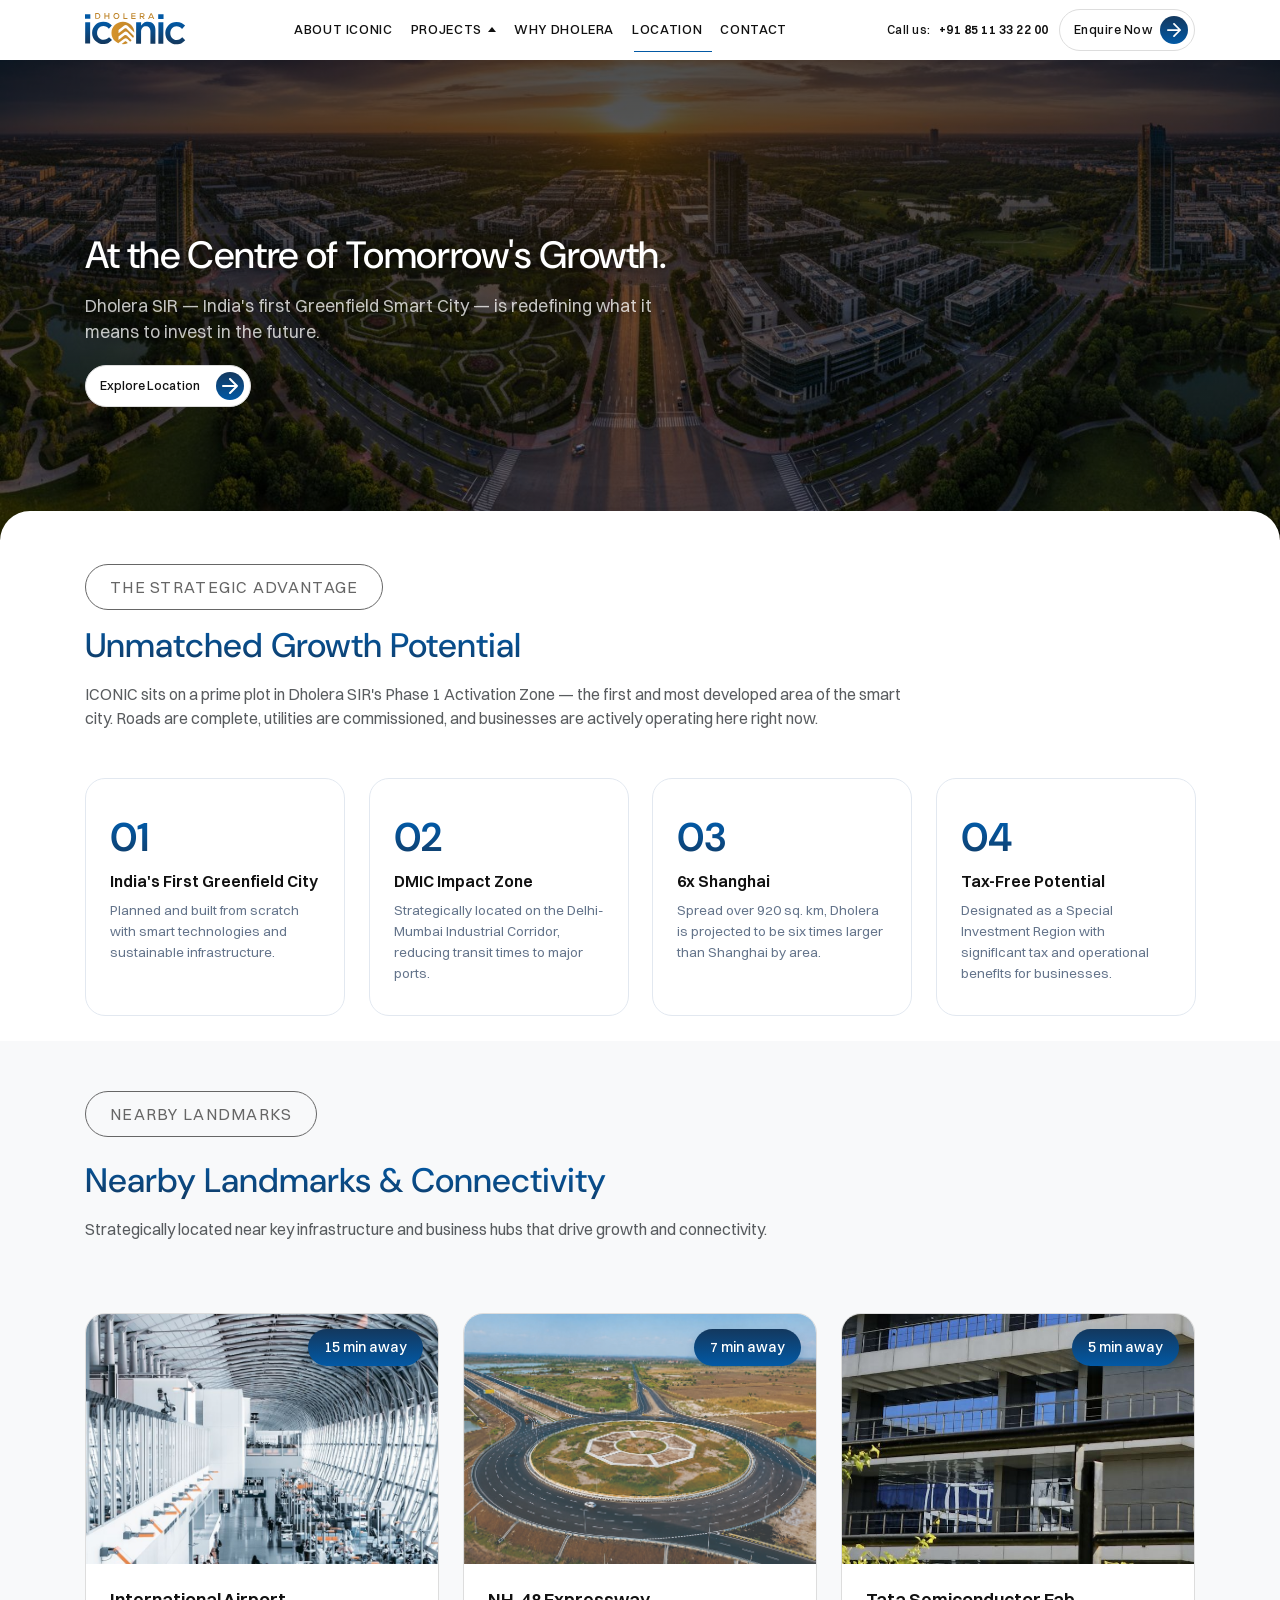
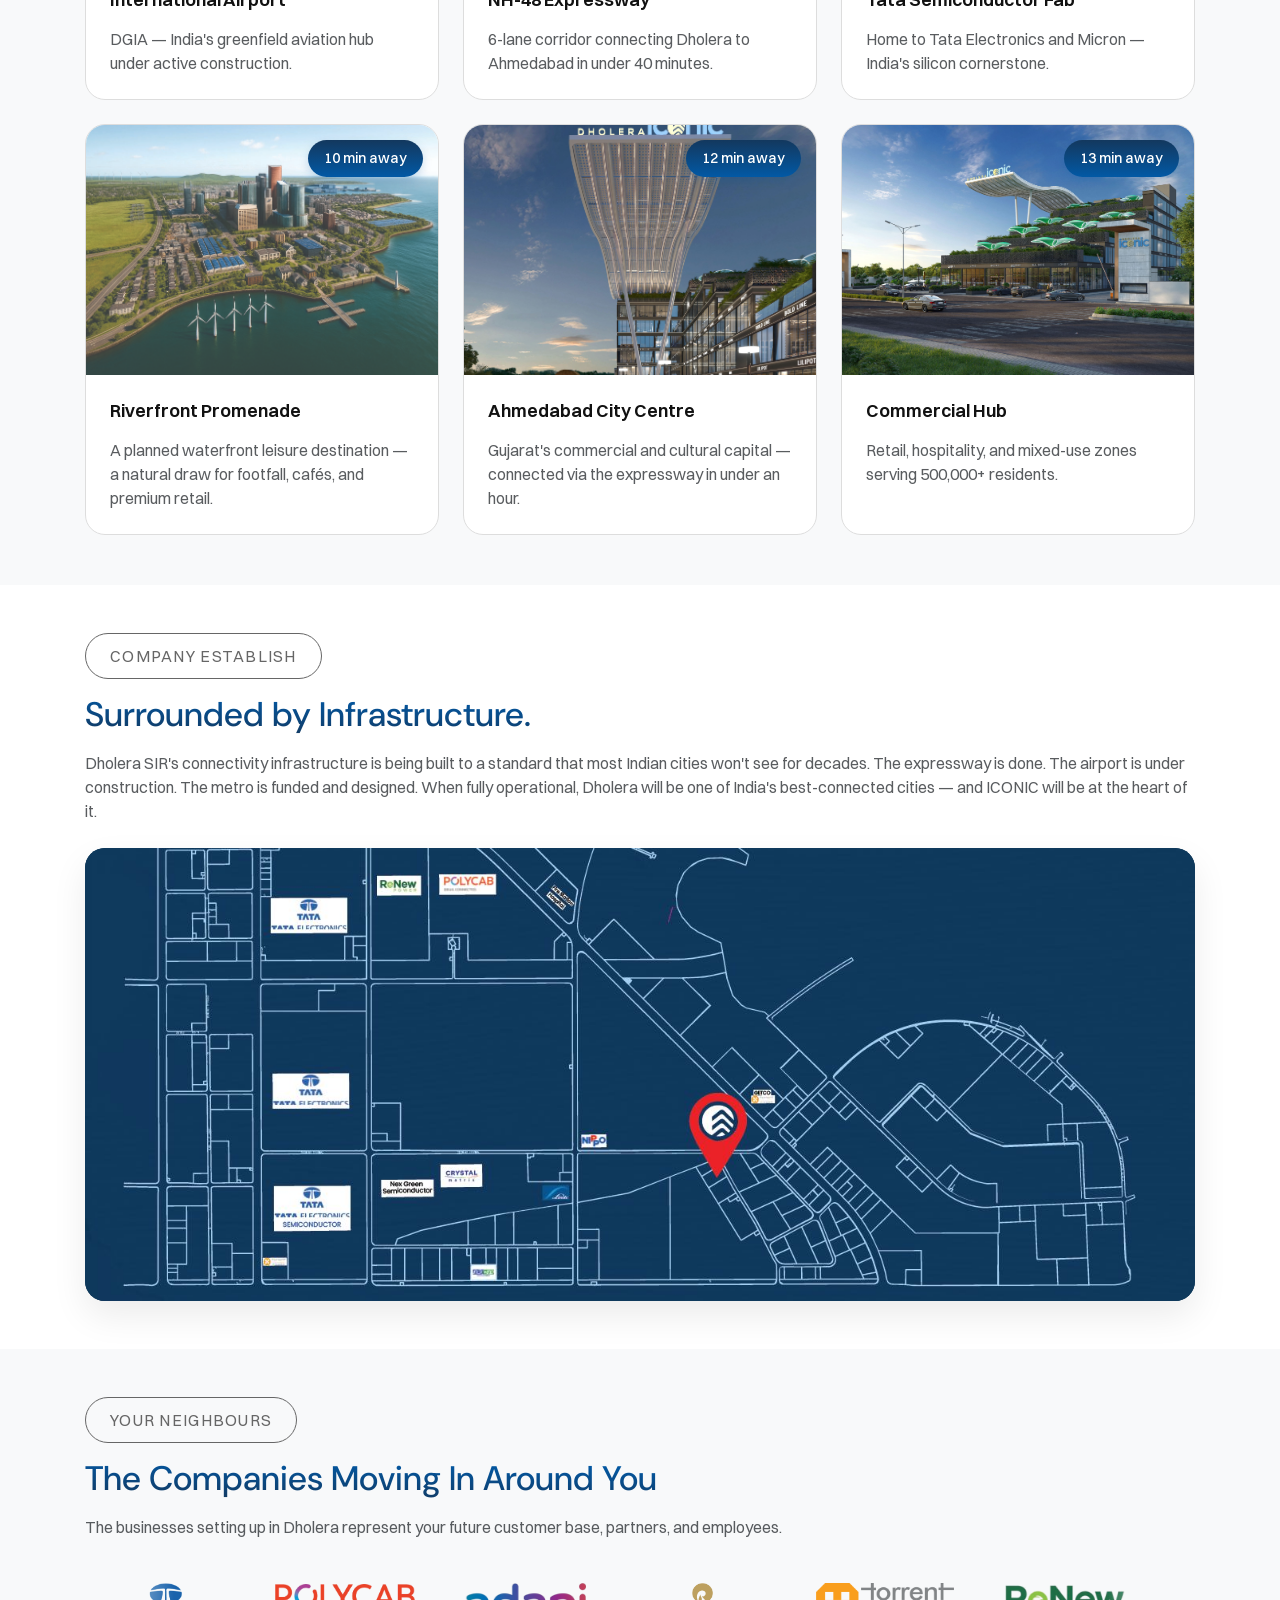
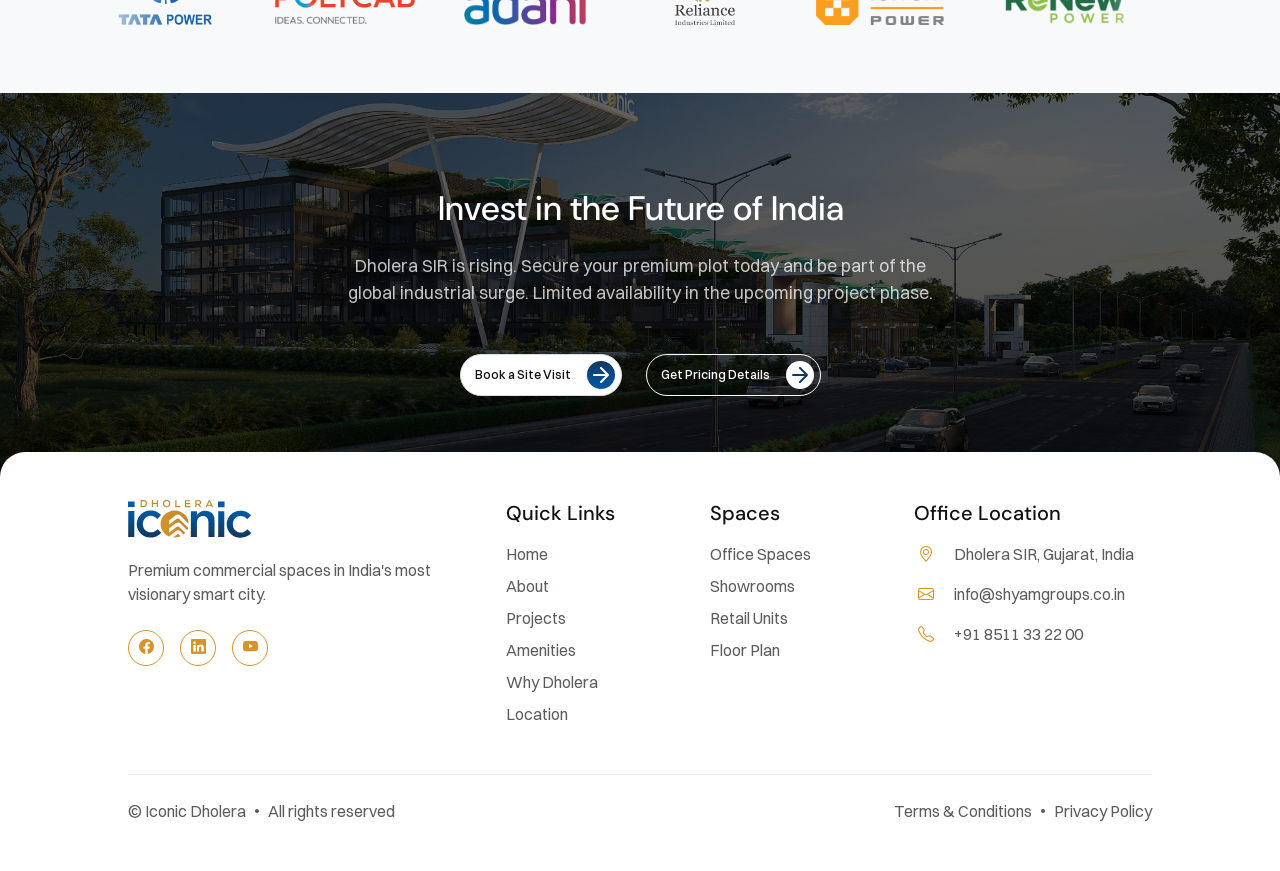
<file: location.html>
<!DOCTYPE html>
<html lang="en">

<head>
  <meta charset="UTF-8">
  <meta name="viewport" content="width=device-width, initial-scale=1.0">
  <title>Location - Dholera Iconic</title>
  <meta name="description"
    content="Explore Dholera Iconic's strategic location in the Activation Zone of Dholera SIR, nearby landmarks, expressways, airports, and neighboring companies.">

  <!-- Bootstrap & Bootstrap Icons (Local Assets) -->
  <link rel="stylesheet" href="assets/vendor/bootstrap/css/bootstrap.min.css">
  <link rel="stylesheet" href="assets/vendor/bootstrap-icons/bootstrap-icons.min.css">

  <!-- Custom Stylesheets -->
  <link rel="stylesheet" href="assets/css/style.css">
  <link rel="stylesheet" href="assets/css/components.css">
  <link rel="stylesheet" href="assets/css/animations.css">
  <link rel="stylesheet" href="assets/css/responsive.css">

</head>

<body class="inner-page">

  <!-- Header Dynamic Component Placeholder -->
  <div id="header-placeholder"></div>

  <!-- ==========================================
     HERO SECTION
     ========================================== -->
  <section class="hero-section hero-location" id="hero">
    <div class="container max-width-container">
      <div class="row">
        <div class="col-12 col-lg-8 text-white hero-content-wrapper">
          <div class="slide-up animated">
            <h1 class="h1-title mb-4 font-dm font-medium text-white hero-title">At the Centre of Tomorrow's Growth.</h1>
            <p class="font-switzer font-regular text-white opacity-75 mb-5 fs-4 lh-base hero-desc">
              Dholera SIR — India's first Greenfield Smart City — is redefining what it means to invest in the future.
            </p>
            <a href="#strategic-advantage" class="btn btn-enquire d-inline-flex align-items-center gap-3">
              <span class="font-switzer font-medium text-dark">Explore Location</span>
              <div class="btn-arrow-circle d-flex align-items-center justify-content-center">
                <svg width="16" height="16" viewBox="0 0 16 16" fill="none" xmlns="http://www.w3.org/2000/svg">
                  <path d="M1 8H15M15 8L8 1M15 8L8 15" stroke="white" stroke-width="2" stroke-linecap="round"
                    stroke-linejoin="round" />
                </svg>
              </div>
            </a>
          </div>
        </div>
      </div>
    </div>
    <div class="hero-curve"></div>
  </section>


  <!-- ==========================================
     STRATEGIC ADVANTAGE SECTION
     ========================================== -->
  <section class="pt-4 pb-2 bg-white" id="strategic-advantage">
    <div class="container max-width-container">

      <!-- Section Header -->
      <div class="mb-4 slide-up">
        <div class="tag-capsule mb-3">The Strategic Advantage</div>
        <h2 class="h2-title text-gradient-primary mb-3 font-dm">Unmatched Growth Potential</h2>
        <p class="font-switzer font-regular text-muted fs-6 col-lg-9 mb-0">
          ICONIC sits on a prime plot in Dholera SIR's Phase 1 Activation Zone — the first and most developed area of
          the smart city. Roads are complete, utilities are commissioned, and businesses are actively operating here
          right now.
        </p>
      </div>

      <!-- Grid of Advantage Cards -->
      <div class="row g-4 mt-3 mb-3">
        <!-- Card 1 -->
        <div class="col-12 col-sm-6 col-lg-3 slide-up">
          <div class="overview-card">
            <div class="overview-value">01</div>
            <h5 class="font-switzer font-semibold text-dark mb-2 fs-6">India's First Greenfield City</h5>
            <p class="card-desc mb-0">
              Planned and built from scratch with smart technologies and sustainable infrastructure.
            </p>
          </div>
        </div>

        <!-- Card 2 -->
        <div class="col-12 col-sm-6 col-lg-3 slide-up delay-1">
          <div class="overview-card">
            <div class="overview-value">02</div>
            <h5 class="font-switzer font-semibold text-dark mb-2 fs-6">DMIC Impact Zone</h5>
            <p class="card-desc mb-0">
              Strategically located on the Delhi-Mumbai Industrial Corridor, reducing transit times to major ports.
            </p>
          </div>
        </div>

        <!-- Card 3 -->
        <div class="col-12 col-sm-6 col-lg-3 slide-up delay-2">
          <div class="overview-card">
            <div class="overview-value">03</div>
            <h5 class="font-switzer font-semibold text-dark mb-2 fs-6">6x Shanghai</h5>
            <p class="card-desc mb-0">
              Spread over 920 sq. km, Dholera is projected to be six times larger than Shanghai by area.
            </p>
          </div>
        </div>

        <!-- Card 4 -->
        <div class="col-12 col-sm-6 col-lg-3 slide-up delay-3">
          <div class="overview-card">
            <div class="overview-value">04</div>
            <h5 class="font-switzer font-semibold text-dark mb-2 fs-6">Tax-Free Potential</h5>
            <p class="card-desc mb-0">
              Designated as a Special Investment Region with significant tax and operational benefits for businesses.
            </p>
          </div>
        </div>
      </div>

    </div>
  </section>


  <!-- ==========================================
     NEARBY LANDMARKS & CONNECTIVITY
     ========================================== -->
  <section class="section-padding py-5 bg-light" id="landmarks">
    <div class="container max-width-container">

      <!-- Section Header -->
      <div class="mb-5 slide-up">
        <div class="tag-capsule mb-4">Nearby Landmarks</div>
        <h2 class="h2-title text-gradient-primary mb-3 font-dm">Nearby Landmarks & Connectivity</h2>
        <p class="font-switzer font-regular text-muted fs-6">Strategically located near key infrastructure and business
          hubs that drive growth and connectivity.</p>
      </div>

      <!-- Landmark Cards Grid -->
      <div class="row g-4 mt-2">
        <!-- Landmark 1 -->
        <div class="col-12 col-md-6 col-lg-4 slide-up delay-1">
          <div class="landmark-card">
            <div class="landmark-image-wrapper">
              <img src="assets/images/airport.jpg" alt="International Airport Construction" class="landmark-image">
              <div class="landmark-badge">15 min away</div>
            </div>
            <div class="landmark-body">
              <h4 class="font-switzer font-semibold text-dark mb-3">International Airport</h4>
              <p class="font-switzer font-regular text-muted fs-6 lh-base mb-0">
                DGIA — India's greenfield aviation hub under active construction.
              </p>
            </div>
          </div>
        </div>

        <!-- Landmark 2 -->
        <div class="col-12 col-md-6 col-lg-4 slide-up delay-2">
          <div class="landmark-card">
            <div class="landmark-image-wrapper">
              <img src="assets/images/expressway.jpg" alt="NH-48 Expressway" class="landmark-image">
              <div class="landmark-badge">7 min away</div>
            </div>
            <div class="landmark-body">
              <h4 class="font-switzer font-semibold text-dark mb-3">NH-48 Expressway</h4>
              <p class="font-switzer font-regular text-muted fs-6 lh-base mb-0">
                6-lane corridor connecting Dholera to Ahmedabad in under 40 minutes.
              </p>
            </div>
          </div>
        </div>

        <!-- Landmark 3 -->
        <div class="col-12 col-md-6 col-lg-4 slide-up delay-3">
          <div class="landmark-card">
            <div class="landmark-image-wrapper">
              <img src="assets/images/semiconductor.jpg" alt="Tata Semiconductor Fab" class="landmark-image">
              <div class="landmark-badge">5 min away</div>
            </div>
            <div class="landmark-body">
              <h4 class="font-switzer font-semibold text-dark mb-3">Tata Semiconductor Fab</h4>
              <p class="font-switzer font-regular text-muted fs-6 lh-base mb-0">
                Home to Tata Electronics and Micron — India's silicon cornerstone.
              </p>
            </div>
          </div>
        </div>

        <!-- Landmark 4 -->
        <div class="col-12 col-md-6 col-lg-4 slide-up delay-4">
          <div class="landmark-card">
            <div class="landmark-image-wrapper">
              <img src="assets/images/riverfront.jpg" alt="Riverfront Promenade render" class="landmark-image">
              <div class="landmark-badge">10 min away</div>
            </div>
            <div class="landmark-body">
              <h4 class="font-switzer font-semibold text-dark mb-3">Riverfront Promenade</h4>
              <p class="font-switzer font-regular text-muted fs-6 lh-base mb-0">
                A planned waterfront leisure destination — a natural draw for footfall, cafés, and premium retail.
              </p>
            </div>
          </div>
        </div>

        <!-- Landmark 5 -->
        <div class="col-12 col-md-6 col-lg-4 slide-up delay-5">
          <div class="landmark-card">
            <div class="landmark-image-wrapper">
              <img src="assets/images/about_left.jpg" alt="Ahmedabad City Centre" class="landmark-image">
              <div class="landmark-badge">12 min away</div>
            </div>
            <div class="landmark-body">
              <h4 class="font-switzer font-semibold text-dark mb-3">Ahmedabad City Centre</h4>
              <p class="font-switzer font-regular text-muted fs-6 lh-base mb-0">
                Gujarat's commercial and cultural capital — connected via the expressway in under an hour.
              </p>
            </div>
          </div>
        </div>

        <!-- Landmark 6 -->
        <div class="col-12 col-md-6 col-lg-4 slide-up delay-6">
          <div class="landmark-card">
            <div class="landmark-image-wrapper">
              <img src="assets/images/about_right.jpg" alt="Commercial Hub" class="landmark-image">
              <div class="landmark-badge">13 min away</div>
            </div>
            <div class="landmark-body">
              <h4 class="font-switzer font-semibold text-dark mb-3">Commercial Hub</h4>
              <p class="font-switzer font-regular text-muted fs-6 lh-base mb-0">
                Retail, hospitality, and mixed-use zones serving 500,000+ residents.
              </p>
            </div>
          </div>
        </div>
      </div>

    </div>
  </section>


  <!-- ==========================================
     SURROUNDED BY INFRASTRUCTURE
     ========================================== -->
  <section class="py-5 bg-white" id="infrastructure">
    <div class="container max-width-container">

      <!-- Section Header (Stacked format matching Figma Image 2) -->
      <div class="mb-4 slide-up">
        <div class="tag-capsule mb-3">COMPANY ESTABLISH</div>
        <h2 class="h2-title text-gradient-primary mb-3 font-dm">Surrounded by Infrastructure.</h2>
        <p class="font-switzer font-regular text-muted fs-6 lh-base col-lg-12 mb-0">
          Dholera SIR's connectivity infrastructure is being built to a standard that most Indian cities won't see for
          decades. The expressway is done. The airport is under construction. The metro is funded and designed. When
          fully operational, Dholera will be one of India's best-connected cities — and ICONIC will be at the heart of
          it.
        </p>
      </div>

      <!-- Full-Width Map Showcase Card (Matching Figma Image 2) -->
      <div class="slide-up delay-1 mt-4">
        <div class="overflow-hidden"
          style="border-radius: 20px; box-shadow: 0 15px 35px rgba(0, 0, 0, 0.08); background-color: #002B49;">
          <img src="assets/images/infra_map.jpg" alt="Dholera Infrastructure & Connectivity Map"
            class="w-100 object-fit-cover" style="min-height: 440px; max-height: 600px;">
        </div>
      </div>

    </div>
  </section>


  <!-- ==========================================
     NEIGHBOURING COMPANIES
     ========================================== -->
  <section class="py-5 bg-light" id="neighbours">
    <div class="container max-width-container">

      <!-- Section Header -->
      <div class="mb-4 slide-up">
        <div class="tag-capsule mb-3">YOUR NEIGHBOURS</div>
        <h2 class="h2-title text-gradient-primary mb-3 font-dm">The Companies Moving In Around You</h2>
        <p class="font-switzer font-regular text-muted fs-6 mb-0">The businesses setting up in Dholera represent your
          future customer base, partners, and employees.</p>
      </div>

      <!-- Infinite Logo Marquee Slider -->
      <div class="logo-marquee-wrapper mt-4 slide-up delay-1">
        <div class="logo-marquee-track">
          <!-- First Set -->
          <div class="logo-marquee-item">
            <div class="neighbour-logo-wrapper">
              <img src="assets/images/logos/image.png" alt="Company Logo" class="neighbour-logo-img">
            </div>
          </div>
          <div class="logo-marquee-item">
            <div class="neighbour-logo-wrapper">
              <img src="assets/images/logos/image_copy.png" alt="Company Logo" class="neighbour-logo-img">
            </div>
          </div>
          <div class="logo-marquee-item">
            <div class="neighbour-logo-wrapper">
              <img src="assets/images/logos/image_copy_2.png" alt="Company Logo" class="neighbour-logo-img">
            </div>
          </div>
          <div class="logo-marquee-item">
            <div class="neighbour-logo-wrapper">
              <img src="assets/images/logos/image_copy_3.png" alt="Company Logo" class="neighbour-logo-img">
            </div>
          </div>
          <div class="logo-marquee-item">
            <div class="neighbour-logo-wrapper">
              <img src="assets/images/logos/image_copy_4.png" alt="Company Logo" class="neighbour-logo-img">
            </div>
          </div>
          <div class="logo-marquee-item">
            <div class="neighbour-logo-wrapper">
              <img src="assets/images/logos/image_copy_5.png" alt="Company Logo" class="neighbour-logo-img">
            </div>
          </div>

          <!-- Duplicate Set for Seamless Infinite Loop -->
          <div class="logo-marquee-item">
            <div class="neighbour-logo-wrapper">
              <img src="assets/images/logos/image.png" alt="Company Logo" class="neighbour-logo-img">
            </div>
          </div>
          <div class="logo-marquee-item">
            <div class="neighbour-logo-wrapper">
              <img src="assets/images/logos/image_copy.png" alt="Company Logo" class="neighbour-logo-img">
            </div>
          </div>
          <div class="logo-marquee-item">
            <div class="neighbour-logo-wrapper">
              <img src="assets/images/logos/image_copy_2.png" alt="Company Logo" class="neighbour-logo-img">
            </div>
          </div>
          <div class="logo-marquee-item">
            <div class="neighbour-logo-wrapper">
              <img src="assets/images/logos/image_copy_3.png" alt="Company Logo" class="neighbour-logo-img">
            </div>
          </div>
          <div class="logo-marquee-item">
            <div class="neighbour-logo-wrapper">
              <img src="assets/images/logos/image_copy_4.png" alt="Company Logo" class="neighbour-logo-img">
            </div>
          </div>
          <div class="logo-marquee-item">
            <div class="neighbour-logo-wrapper">
              <img src="assets/images/logos/image_copy_5.png" alt="Company Logo" class="neighbour-logo-img">
            </div>
          </div>
        </div>
      </div>

    </div>
  </section>


  <!-- ==========================================
     CTA / SITE VISIT SECTION
     ========================================== -->
  <section class="location-cta-section text-center py-5">
    <div class="container max-width-container py-5">
      <div class="row justify-content-center">
        <div class="col-12 col-lg-10 slide-up">
          <h2 class="h2-title font-dm font-medium text-white mb-4">Invest in the Future of India</h2>
          <p class="font-switzer font-regular text-white opacity-75 mb-5 fs-4 col-lg-8 mx-auto lh-base">
            Dholera SIR is rising. Secure your premium plot today and be part of the global industrial surge. Limited
            availability in the upcoming project phase.
          </p>
          <div class="d-flex flex-wrap justify-content-center gap-4">
            <a href="tel:+918511332200" class="btn btn-enquire d-inline-flex align-items-center gap-3">
              <span class="font-switzer font-medium text-dark">Book a Site Visit</span>
              <div class="btn-arrow-circle d-flex align-items-center justify-content-center">
                <svg width="16" height="16" viewBox="0 0 16 16" fill="none" xmlns="http://www.w3.org/2000/svg">
                  <path d="M1 8H15M15 8L8 1M15 8L8 15" stroke="white" stroke-width="2" stroke-linecap="round"
                    stroke-linejoin="round" />
                </svg>
              </div>
            </a>
            <a href="mailto:info@shyamgroups.co.in" class="btn btn-cta d-inline-flex align-items-center gap-3"
              style="background: transparent; border-color: var(--white);">
              <span class="font-switzer font-medium text-white">Get Pricing Details</span>
              <div class="btn-arrow-circle d-flex align-items-center justify-content-center"
                style="background: var(--white);">
                <svg width="16" height="16" viewBox="0 0 16 16" fill="none" xmlns="http://www.w3.org/2000/svg">
                  <path d="M1 8H15M15 8L8 1M15 8L8 15" stroke="var(--primary)" stroke-width="2" stroke-linecap="round"
                    stroke-linejoin="round" />
                </svg>
              </div>
            </a>
          </div>
        </div>
      </div>
    </div>
  </section>


  <!-- Footer Placeholder -->
  <footer id="footer-placeholder" class="bg-white"></footer>


  <!-- JS Script Files -->
  <script src="assets/vendor/bootstrap/js/bootstrap.bundle.min.js"></script>
  <script src="assets/js/navbar.js"></script>
  <script src="assets/js/animations.js"></script>

</body>

</html>
</file>
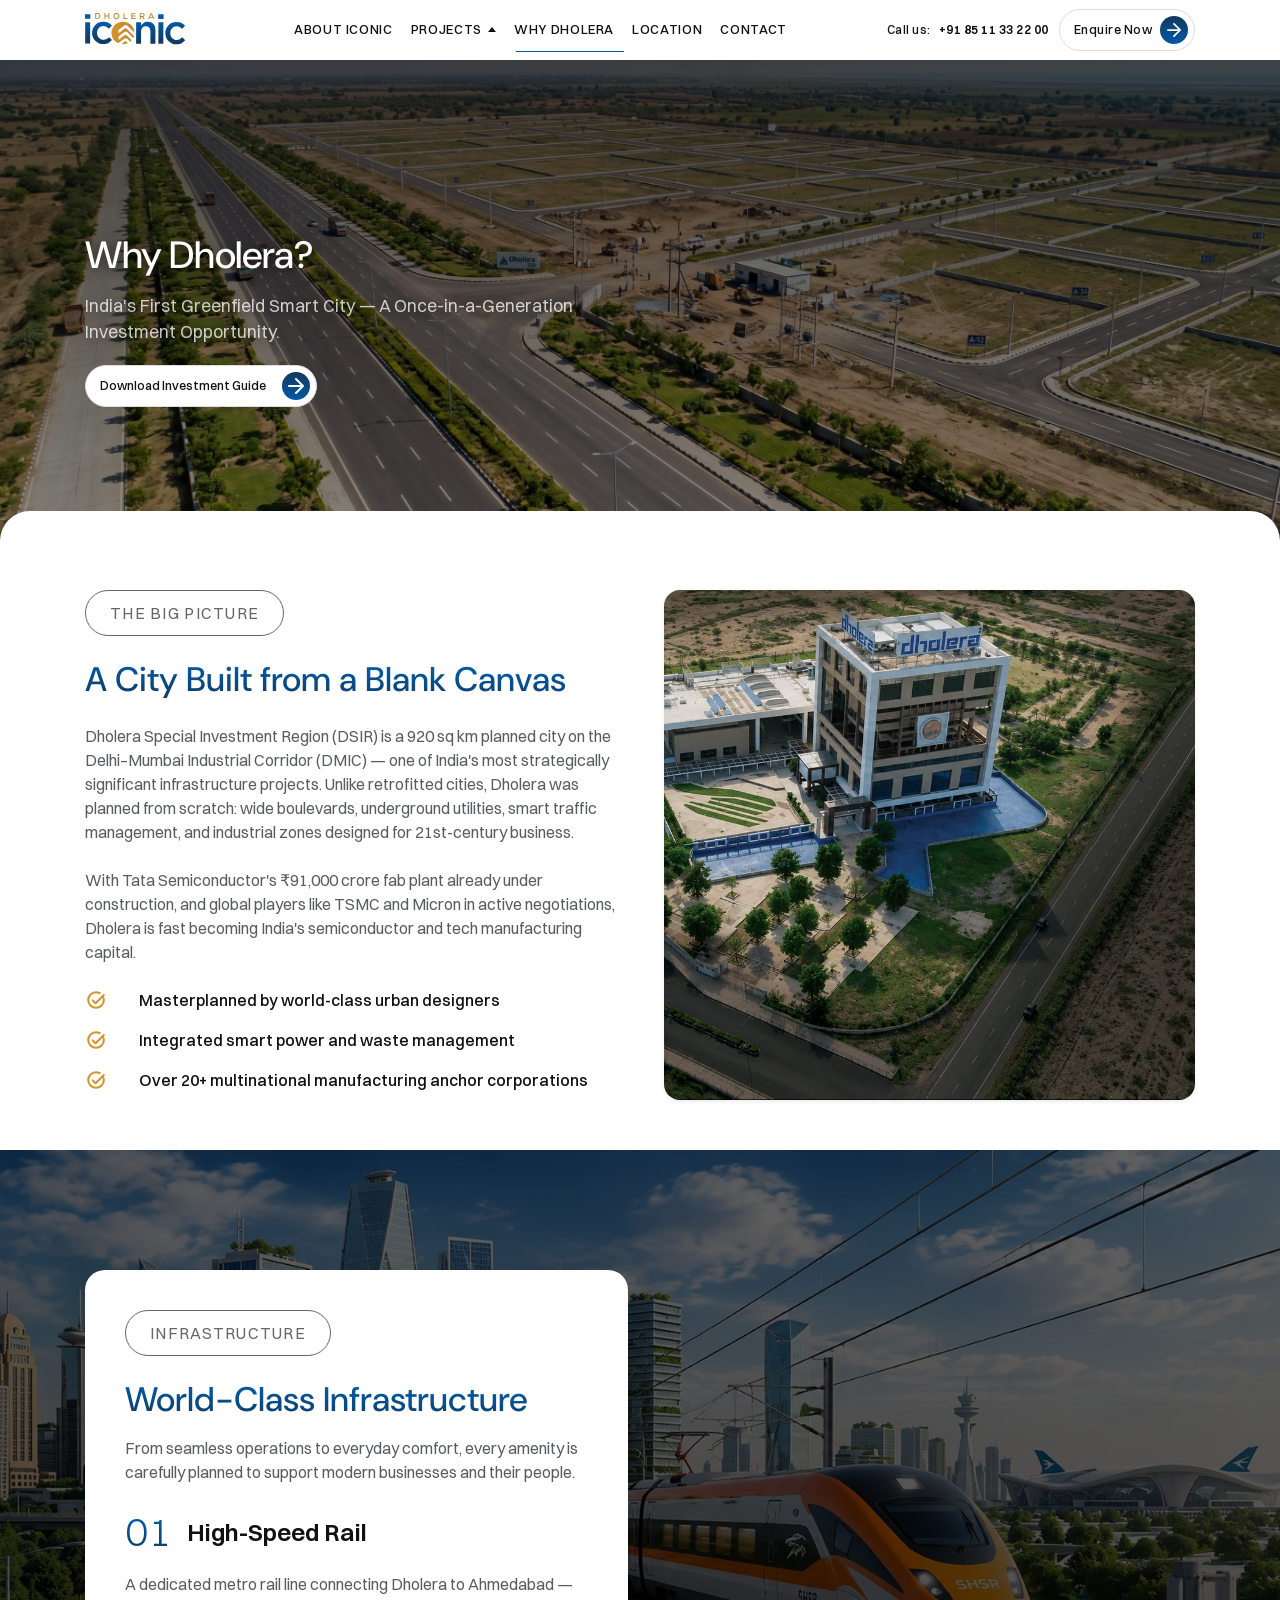
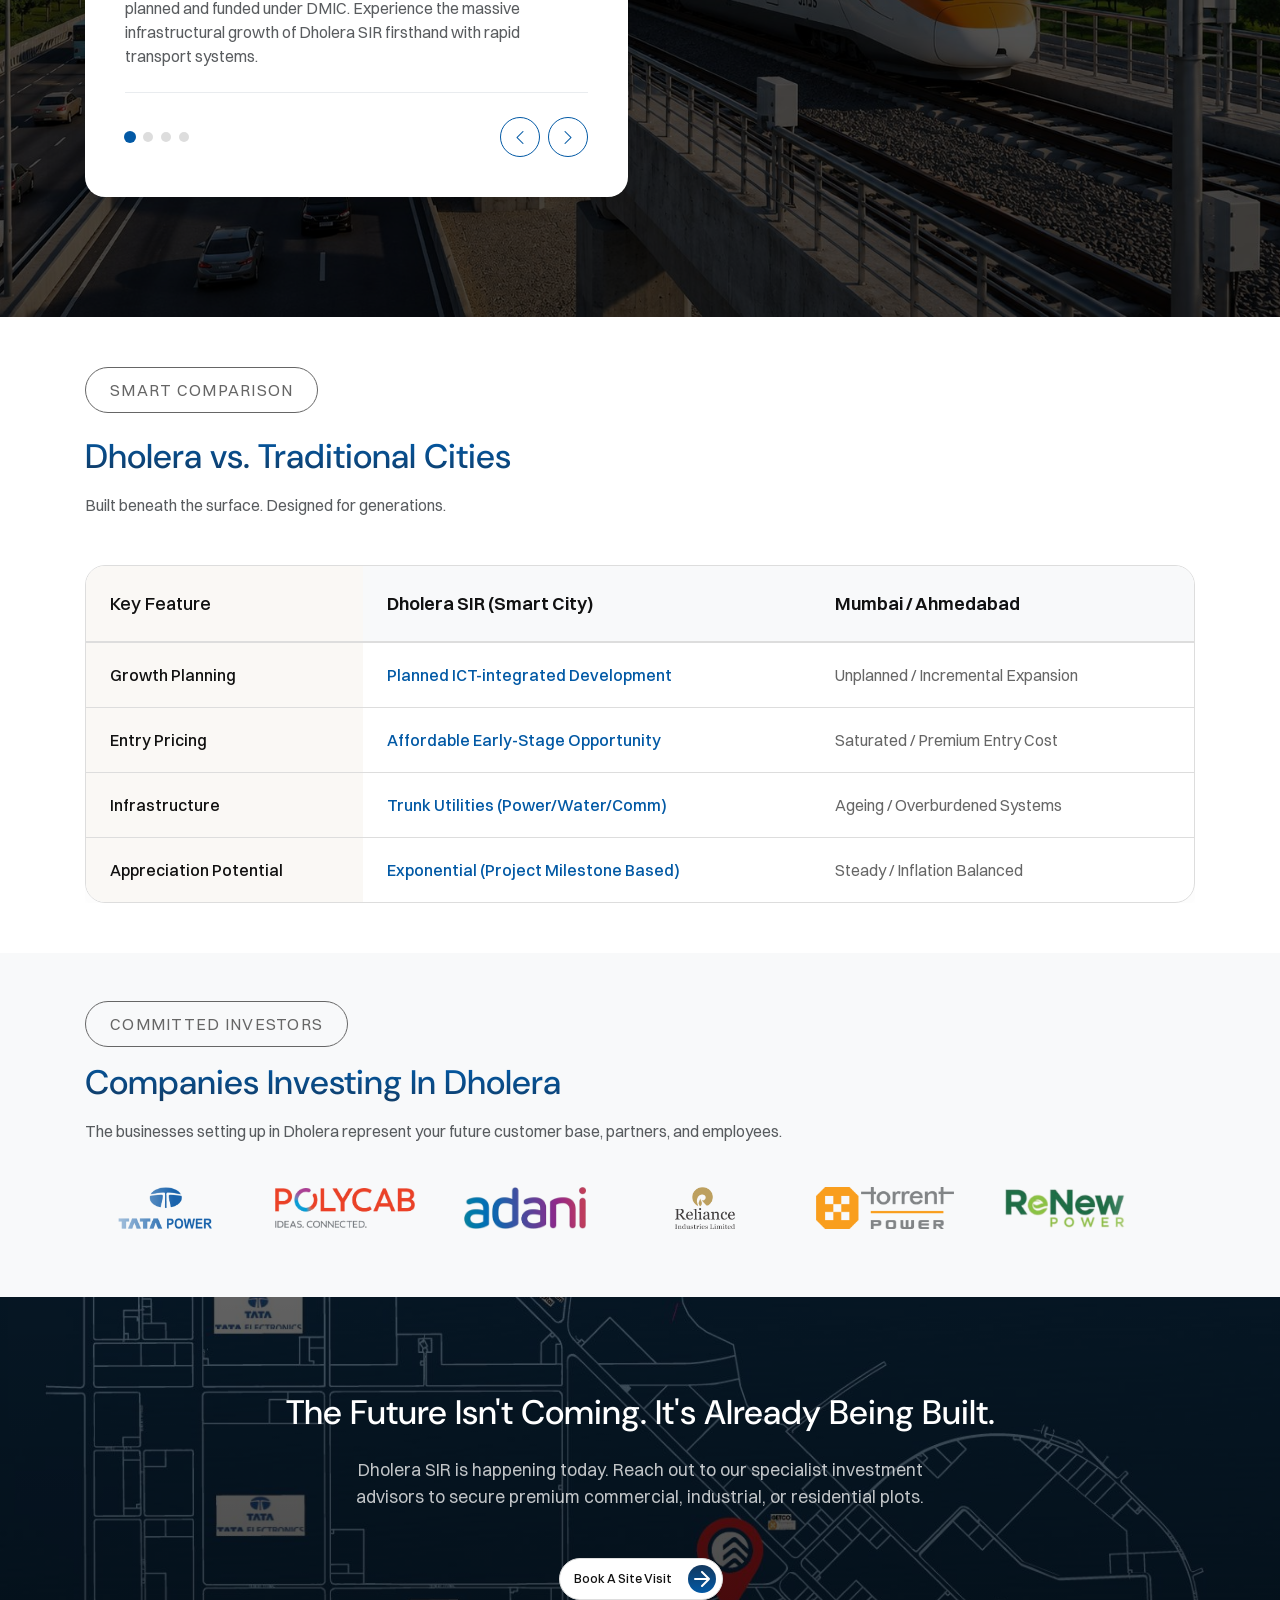
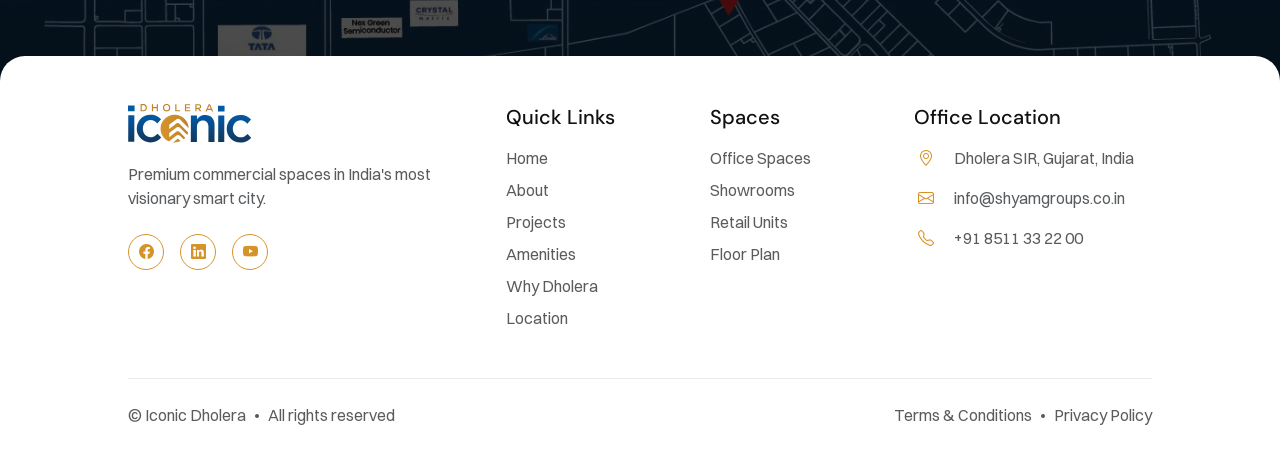
<file: why-dholera.html>
<!DOCTYPE html>
<html lang="en">

<head>
  <meta charset="UTF-8">
  <meta name="viewport" content="width=device-width, initial-scale=1.0">
  <title>Why Dholera SIR - Dholera Iconic</title>
  <meta name="description"
    content="Discover why Dholera SIR is India's premier greenfield smart city investment hub, featuring smart infrastructure, masterplanned zoning, and comparisons.">

  <!-- Bootstrap & Bootstrap Icons (Local Assets) -->
  <link rel="stylesheet" href="assets/vendor/bootstrap/css/bootstrap.min.css">
  <link rel="stylesheet" href="assets/vendor/bootstrap-icons/bootstrap-icons.min.css">

  <!-- Custom Stylesheets -->
  <link rel="stylesheet" href="assets/css/style.css">
  <link rel="stylesheet" href="assets/css/components.css">
  <link rel="stylesheet" href="assets/css/animations.css">
  <link rel="stylesheet" href="assets/css/responsive.css">

</head>

<body class="inner-page">

  <!-- Header Dynamic Component Placeholder -->
  <div id="header-placeholder"></div>

  <!-- ==========================================
     HERO SECTION
     ========================================== -->
  <section class="hero-section hero-whydholera" id="hero">
    <div class="container max-width-container">
      <div class="row">
        <div class="col-12 col-lg-8 text-white hero-content-wrapper">
          <div class="slide-up animated">
            <h1 class="h1-title mb-4 font-dm font-medium text-white hero-title">Why Dholera?</h1>
            <p class="font-switzer font-regular text-white opacity-75 mb-5 fs-4 lh-base hero-desc">
              India's First Greenfield Smart City — A Once-in-a-Generation Investment Opportunity.
            </p>
            <a href="#big-picture" class="btn btn-enquire d-inline-flex align-items-center gap-3">
              <span class="font-switzer font-medium text-dark">Download Investment Guide</span>
              <div class="btn-arrow-circle d-flex align-items-center justify-content-center">
                <svg width="16" height="16" viewBox="0 0 16 16" fill="none" xmlns="http://www.w3.org/2000/svg">
                  <path d="M1 8H15M15 8L8 1M15 8L8 15" stroke="white" stroke-width="2" stroke-linecap="round"
                    stroke-linejoin="round" />
                </svg>
              </div>
            </a>
          </div>
        </div>
      </div>
    </div>
    <div class="hero-curve"></div>
  </section>


  <!-- ==========================================
     THE BIG PICTURE SECTION
     ========================================== -->
  <section class="section-padding py-5 bg-white" id="big-picture">
    <div class="container max-width-container">
      <div class="row g-4 g-lg-5 align-items-stretch">

        <!-- Left Text Content -->
        <div class="col-12 col-lg-6 slide-up d-flex flex-column justify-content-between">
          <div>
            <div class="tag-capsule mb-4">The Big Picture</div>
            <h2 class="h2-title text-gradient-primary mb-4 font-dm">A City Built from a Blank Canvas</h2>

            <p class="font-switzer font-regular text-muted fs-6lh-base mb-4 text-justify">
              Dholera Special Investment Region (DSIR) is a 920 sq km planned city on the Delhi–Mumbai Industrial
              Corridor (DMIC) — one of India's most strategically significant infrastructure projects. Unlike
              retrofitted cities, Dholera was planned from scratch: wide boulevards, underground utilities, smart
              traffic management, and industrial zones designed for 21st-century business.
            </p>
            <p class="font-switzer font-regular text-muted fs-6 lh-base mb-4 text-justify">
              With Tata Semiconductor's ₹91,000 crore fab plant already under construction, and global players like TSMC
              and Micron in active negotiations, Dholera is fast becoming India's semiconductor and tech manufacturing
              capital.
            </p>
          </div>

          <!-- Checklist highlights -->
          <div class="specs-checklist mb-2">
            <div class="check-row mb-3 align-items-center">
              <svg width="22" height="22" viewBox="0 0 24 24" fill="none" xmlns="http://www.w3.org/2000/svg" class="gold-check-svg me-3">
                <path d="M16 4.5C14.77 3.86 13.43 3.5 12 3.5C7.3 3.5 3.5 7.3 3.5 12C3.5 16.7 7.3 20.5 12 20.5C16.7 20.5 20.5 16.7 20.5 12C20.5 11 20.3 10.05 19.9 9.15" stroke="#D6932A" stroke-width="2.2" stroke-linecap="round"/>
                <path d="M8.5 12.5L11.5 15.5L20.5 6.5" stroke="#D6932A" stroke-width="2.2" stroke-linecap="round" stroke-linejoin="round"/>
              </svg>
              <span class="font-switzer font-medium text-dark fs-6">Masterplanned by world-class urban designers</span>
            </div>
            <div class="check-row mb-3 align-items-center">
              <svg width="22" height="22" viewBox="0 0 24 24" fill="none" xmlns="http://www.w3.org/2000/svg" class="gold-check-svg me-3">
                <path d="M16 4.5C14.77 3.86 13.43 3.5 12 3.5C7.3 3.5 3.5 7.3 3.5 12C3.5 16.7 7.3 20.5 12 20.5C16.7 20.5 20.5 16.7 20.5 12C20.5 11 20.3 10.05 19.9 9.15" stroke="#D6932A" stroke-width="2.2" stroke-linecap="round"/>
                <path d="M8.5 12.5L11.5 15.5L20.5 6.5" stroke="#D6932A" stroke-width="2.2" stroke-linecap="round" stroke-linejoin="round"/>
              </svg>
              <span class="font-switzer font-medium text-dark fs-6">Integrated smart power and waste management</span>
            </div>
            <div class="check-row mb-0 align-items-center">
              <svg width="22" height="22" viewBox="0 0 24 24" fill="none" xmlns="http://www.w3.org/2000/svg" class="gold-check-svg me-3">
                <path d="M16 4.5C14.77 3.86 13.43 3.5 12 3.5C7.3 3.5 3.5 7.3 3.5 12C3.5 16.7 7.3 20.5 12 20.5C16.7 20.5 20.5 16.7 20.5 12C20.5 11 20.3 10.05 19.9 9.15" stroke="#D6932A" stroke-width="2.2" stroke-linecap="round"/>
                <path d="M8.5 12.5L11.5 15.5L20.5 6.5" stroke="#D6932A" stroke-width="2.2" stroke-linecap="round" stroke-linejoin="round"/>
              </svg>
              <span class="font-switzer font-medium text-dark fs-6">Over 20+ multinational manufacturing anchor corporations</span>
            </div>
          </div>

        </div>

        <!-- Right Image Column -->
        <div class="col-12 col-lg-6 slide-up delay-1">
          <div class="developer-img-wrapper h-100 overflow-hidden rounded-4 shadow-sm">
            <img src="assets/images/vision_image.jpg" alt="Dholera Smart City Planning"
              class="w-100 h-100 object-fit-cover image-zoom-hover">
          </div>
        </div>

      </div>
    </div>
  </section>


  <!-- ==========================================
     WORLD-CLASS INFRASTRUCTURE SECTION (SLIDER)
     ========================================== -->
  <section class="infra-slider-section" id="infra-slider">
    <div class="container max-width-container">
      <div class="row">
        <div class="col-12 col-lg-7 col-xl-6 slide-up">

          <!-- Slider Card (Matching Homepage Premium Amenities Card Design) -->
          <div class="infra-slider-card">

            <div class="tag-capsule mb-4">Infrastructure</div>
            <h2 class="h2-title font-dm font-semibold text-gradient-primary mb-3">World-Class Infrastructure</h2>
            <p class="font-switzer font-regular text-muted fs-6 mb-4">
              From seamless operations to everyday comfort, every amenity is carefully planned to support modern
              businesses and their people.
            </p>

            <!-- Active Slide Content -->
            <div class="infra-slide-content-wrapper">
              <div class="d-flex align-items-center gap-3 mb-3">
                <span class="display-6 font-switzer font-light text-gradient-primary" id="slide-num">01</span>
                <h4 class="font-switzer font-semibold text-dark fs-4 m-0" id="slide-title">High-Speed Rail</h4>
              </div>
              <p class="font-switzer font-regular text-muted fs-6 lh-base mb-4" id="slide-desc">
                A dedicated metro rail line connecting Dholera to Ahmedabad — planned and funded under DMIC. Experience
                the massive infrastructural growth of Dholera SIR firsthand with rapid transport systems.
              </p>
            </div>

            <!-- Dot Navigation and Arrows -->
            <div class="d-flex justify-content-between align-items-center border-top border-light-subtle pt-4">
              <div class="infra-dots-container d-flex align-items-center gap-2" id="infra-dots">
                <div class="infra-dot active" data-index="0"></div>
                <div class="infra-dot" data-index="1"></div>
                <div class="infra-dot" data-index="2"></div>
                <div class="infra-dot" data-index="3"></div>
              </div>

              <div class="d-flex gap-2">
                <button class="infra-arrow" id="prev-infra-btn" aria-label="Previous Slide">
                  <i class="bi bi-chevron-left"></i>
                </button>
                <button class="infra-arrow" id="next-infra-btn" aria-label="Next Slide">
                  <i class="bi bi-chevron-right"></i>
                </button>
              </div>
            </div>

          </div>

        </div>
      </div>
    </div>
  </section>


  <!-- ==========================================
     SMART COMPARISON SECTION
     ========================================== -->
  <section class="section-padding py-5" id="comparison">
    <div class="container max-width-container">

      <!-- Section Header -->
      <div class="mb-5 slide-up">
        <div class="tag-capsule mb-4">Smart Comparison</div>
        <h2 class="h2-title text-gradient-primary mb-3 font-dm">Dholera vs. Traditional Cities</h2>
        <p class="font-switzer font-regular text-muted fs-6">Built beneath the surface. Designed for generations.</p>
      </div>

      <!-- Comparison Table -->
      <div class="table-responsive mt-5 slide-up delay-1">
        <table class="comp-table">
          <thead>
            <tr>
              <th>Key Feature</th>
              <th>Dholera SIR (Smart City)</th>
              <th>Mumbai / Ahmedabad</th>
            </tr>
          </thead>
          <tbody>
            <tr>
              <td>Growth Planning</td>
              <td>Planned ICT-integrated Development</td>
              <td>Unplanned / Incremental Expansion</td>
            </tr>
            <tr>
              <td>Entry Pricing</td>
              <td>Affordable Early-Stage Opportunity</td>
              <td>Saturated / Premium Entry Cost</td>
            </tr>
            <tr>
              <td>Infrastructure</td>
              <td>Trunk Utilities (Power/Water/Comm)</td>
              <td>Ageing / Overburdened Systems</td>
            </tr>
            <tr>
              <td>Appreciation Potential</td>
              <td>Exponential (Project Milestone Based)</td>
              <td>Steady / Inflation Balanced</td>
            </tr>
          </tbody>
        </table>
      </div>

    </div>
  </section>


  <!-- ==========================================
     COMMITTED INVESTORS AUTOMATIC LOGO SLIDER
     ========================================== -->
  <section class="py-5 bg-light" id="committed-investors">
    <div class="container max-width-container">

      <!-- Section Header -->
      <div class="mb-4 slide-up">
        <div class="tag-capsule mb-3">COMMITTED INVESTORS</div>
        <h2 class="h2-title text-gradient-primary mb-3 font-dm">Companies Investing In Dholera</h2>
        <p class="font-switzer font-regular text-muted fs-6 mb-0">The businesses setting up in Dholera represent your
          future customer base, partners, and employees.</p>
      </div>

      <!-- Infinite Logo Marquee Slider -->
      <div class="logo-marquee-wrapper mt-4 slide-up delay-1">
        <div class="logo-marquee-track">
          <!-- First Set -->
          <div class="logo-marquee-item">
            <div class="neighbour-logo-wrapper">
              <img src="assets/images/logos/image.png" alt="Company Logo" class="neighbour-logo-img">
            </div>
          </div>
          <div class="logo-marquee-item">
            <div class="neighbour-logo-wrapper">
              <img src="assets/images/logos/image_copy.png" alt="Company Logo" class="neighbour-logo-img">
            </div>
          </div>
          <div class="logo-marquee-item">
            <div class="neighbour-logo-wrapper">
              <img src="assets/images/logos/image_copy_2.png" alt="Company Logo" class="neighbour-logo-img">
            </div>
          </div>
          <div class="logo-marquee-item">
            <div class="neighbour-logo-wrapper">
              <img src="assets/images/logos/image_copy_3.png" alt="Company Logo" class="neighbour-logo-img">
            </div>
          </div>
          <div class="logo-marquee-item">
            <div class="neighbour-logo-wrapper">
              <img src="assets/images/logos/image_copy_4.png" alt="Company Logo" class="neighbour-logo-img">
            </div>
          </div>
          <div class="logo-marquee-item">
            <div class="neighbour-logo-wrapper">
              <img src="assets/images/logos/image_copy_5.png" alt="Company Logo" class="neighbour-logo-img">
            </div>
          </div>

          <!-- Duplicate Set for Seamless Infinite Loop -->
          <div class="logo-marquee-item">
            <div class="neighbour-logo-wrapper">
              <img src="assets/images/logos/image.png" alt="Company Logo" class="neighbour-logo-img">
            </div>
          </div>
          <div class="logo-marquee-item">
            <div class="neighbour-logo-wrapper">
              <img src="assets/images/logos/image_copy.png" alt="Company Logo" class="neighbour-logo-img">
            </div>
          </div>
          <div class="logo-marquee-item">
            <div class="neighbour-logo-wrapper">
              <img src="assets/images/logos/image_copy_2.png" alt="Company Logo" class="neighbour-logo-img">
            </div>
          </div>
          <div class="logo-marquee-item">
            <div class="neighbour-logo-wrapper">
              <img src="assets/images/logos/image_copy_3.png" alt="Company Logo" class="neighbour-logo-img">
            </div>
          </div>
          <div class="logo-marquee-item">
            <div class="neighbour-logo-wrapper">
              <img src="assets/images/logos/image_copy_4.png" alt="Company Logo" class="neighbour-logo-img">
            </div>
          </div>
          <div class="logo-marquee-item">
            <div class="neighbour-logo-wrapper">
              <img src="assets/images/logos/image_copy_5.png" alt="Company Logo" class="neighbour-logo-img">
            </div>
          </div>
        </div>
      </div>

    </div>
  </section>


  <!-- ==========================================
     CTA / SITE VISIT SECTION
     ========================================== -->
  <section class="why-cta-section text-center py-5">
    <div class="container max-width-container py-5">
      <div class="row justify-content-center">
        <div class="col-12 col-lg-10 slide-up">
          <h2 class="h2-title font-dm font-medium text-white mb-4">The Future Isn't Coming. It's Already Being Built.
          </h2>
          <p class="font-switzer font-regular text-white opacity-75 mb-5 fs-4 col-lg-8 mx-auto lh-base">
            Dholera SIR is happening today. Reach out to our specialist investment advisors to secure premium
            commercial, industrial, or residential plots.
          </p>
          <a href="contact.html" class="btn btn-enquire d-inline-flex align-items-center gap-3">
            <span class="font-switzer font-medium text-dark">Book A Site Visit</span>
            <div class="btn-arrow-circle d-flex align-items-center justify-content-center">
              <svg width="16" height="16" viewBox="0 0 16 16" fill="none" xmlns="http://www.w3.org/2000/svg">
                <path d="M1 8H15M15 8L8 1M15 8L8 15" stroke="white" stroke-width="2" stroke-linecap="round"
                  stroke-linejoin="round" />
              </svg>
            </div>
          </a>
        </div>
      </div>
    </div>
  </section>


  <!-- Footer Placeholder -->
  <footer id="footer-placeholder" class="bg-white"></footer>


  <!-- JS Script Files -->
  <script src="assets/vendor/bootstrap/js/bootstrap.bundle.min.js"></script>
  <script src="assets/js/navbar.js"></script>
  <script src="assets/js/animations.js"></script>

  <!-- Slider logic -->
  <script>
    document.addEventListener("DOMContentLoaded", () => {
      initInfraSlider();
    });

    function initInfraSlider() {
      const slides = [
        {
          num: "01",
          title: "High-Speed Rail",
          desc: "A dedicated metro rail line connecting Dholera to Ahmedabad — planned and funded under DMIC. Experience the massive infrastructural growth of Dholera SIR firsthand with rapid transport systems."
        },
        {
          num: "02",
          title: "Greenfield International Airport",
          desc: "Dholera Greenfield International Airport (DGIA) is under active development to handle passenger traffic and serve as a massive cargo hub for the region's manufacturing surge."
        },
        {
          num: "03",
          title: "Smart Power & Water Grids",
          desc: "ICT-enabled utilities featuring 24/7 smart power and potable water supply directly to commercial and industrial zones, preventing downtime."
        },
        {
          num: "04",
          title: "Underground Utility Ducts",
          desc: "All sewer, water, electrical, and fiber optic cabling are housed in walk-in underground utility ducts, ensuring zero road excavation for repairs."
        }
      ];

      let currentSlide = 0;

      const slideNum = document.getElementById("slide-num");
      const slideTitle = document.getElementById("slide-title");
      const slideDesc = document.getElementById("slide-desc");
      const dots = document.querySelectorAll(".infra-dot");
      const prevBtn = document.getElementById("prev-infra-btn");
      const nextBtn = document.getElementById("next-infra-btn");

      if (!slideNum || !slideTitle || !slideDesc || !dots.length || !prevBtn || !nextBtn) return;

      function updateSlide(index) {
        currentSlide = index;

        // Transition fade out
        slideNum.style.opacity = "0";
        slideTitle.style.opacity = "0";
        slideDesc.style.opacity = "0";

        setTimeout(() => {
          slideNum.textContent = slides[currentSlide].num;
          slideTitle.textContent = slides[currentSlide].title;
          slideDesc.textContent = slides[currentSlide].desc;

          // Update active dot
          dots.forEach((dot, dIndex) => {
            if (dIndex === currentSlide) {
              dot.classList.add("active");
            } else {
              dot.classList.remove("active");
            }
          });

          // Transition fade in
          slideNum.style.opacity = "1";
          slideTitle.style.opacity = "1";
          slideDesc.style.opacity = "1";
        }, 200);
      }

      prevBtn.addEventListener("click", () => {
        let index = currentSlide - 1;
        if (index < 0) index = slides.length - 1;
        updateSlide(index);
      });

      nextBtn.addEventListener("click", () => {
        let index = currentSlide + 1;
        if (index >= slides.length) index = 0;
        updateSlide(index);
      });

      dots.forEach((dot, index) => {
        dot.addEventListener("click", () => {
          updateSlide(index);
        });
      });
    }
  </script>

</body>

</html>
</file>
<file: assets/css/style.css>
@import url('fonts.css');

/* ==========================================
   DESIGN SYSTEM & GLOBAL VARIABLES
   ========================================== */
:root {
  /* Colors */
  --primary: #13385E;
  --primary-dark: #0A1C30;
  --secondary: #0259A5;
  --accent: #C2872B;
  --accent-light: #E4ED64;
  --dark: #111111;
  --muted: #666666;
  --light-gray: #DDDDDD;
  --bg-light: #ffffff;
  --bg-card: #E6F4FF;
  --white: #FFFFFF;

  /* Gradients */
  --primary-gradient: linear-gradient(180deg, #13385E 0%, #0259A5 100%);
  --secondary-gradient: linear-gradient(1deg, #13385E 0%, #0259A5 73%);
  --light-gradient: linear-gradient(1deg, #9FC7F0 0%, #E6F4FF 73%);
  --dark-overlay: linear-gradient(180deg, rgba(17, 17, 17, 0) 0%, rgba(17, 17, 17, 1) 100%);
  --stats-overlay: linear-gradient(0deg, rgba(0, 0, 0, 0.72) 0%, rgba(0, 0, 0, 0.62) 100%);

  /* Typography */
  --font-switzer: 'Switzer', sans-serif;
  --font-dm: 'DM Sans', sans-serif;

  /* Radius */
  --radius-xl: 30px;
  --radius-lg: 20px;
  --radius-md: 10px;
  --radius-sm: 8px;
  --radius-pill: 999px;

  /* Transitions */
  --transition-fast: all 0.2s ease-in-out;
  --transition-normal: all 0.3s cubic-bezier(0.25, 0.8, 0.25, 1);
  --transition-slow: all 0.5s cubic-bezier(0.25, 0.8, 0.25, 1);

  /* Containers */
  --max-width: 1600px;
}

/* ==========================================
   BASE STYLES
   ========================================== */
html {
  scroll-behavior: smooth;
  scroll-padding-top: 90px;
}

html,
body {
  font-family: var(--font-switzer);
  color: var(--dark);
  background-color: var(--white);
  overflow-x: hidden;
  -webkit-font-smoothing: antialiased;
  -moz-osx-font-smoothing: grayscale;
  text-rendering: optimizeLegibility;
}

.text-dark {
  color: #111111 !important;
}

/* Custom Global Container System for 1920px Screen */
.container,
.max-width-container {
  max-width: 1720px !important;
  width: 100% !important;
  margin-left: auto !important;
  margin-right: auto !important;
  padding-left: 80px !important;
  padding-right: 80px !important;
}

@media (max-width: 991px) {

  .container,
  .max-width-container {
    max-width: 100% !important;
    padding-left: 20px !important;
    padding-right: 20px !important;
  }
}

@media (max-width: 575px) {

  .container,
  .max-width-container {
    padding-left: 16px !important;
    padding-right: 16px !important;
  }
}

/* Typography Helper Classes */
.font-switzer {
  font-family: var(--font-switzer);
}

.font-dm {
  font-family: var(--font-dm);
}

.font-light {
  font-weight: 300;
}

.font-regular {
  font-weight: 400;
}

.font-medium {
  font-weight: 500;
}

.font-semibold {
  font-weight: 600;
}

.font-bold {
  font-weight: 700;
}

/* Custom Heading Styles matching Figma */
h1,
.h1-title {
  font-family: var(--font-dm);
  font-weight: 500;
  font-size: 65px;
  line-height: 1.125;
}

h2,
.h2-title {
  font-family: var(--font-dm);
  font-weight: 500;
  font-size: 52px;
  line-height: 1.15;
}

h3,
.h3-title {
  font-family: var(--font-dm);
  font-weight: 500;
  font-size: 36px;
  line-height: 1.2;
}

h4,
.h4-title {
  font-family: var(--font-switzer);
  font-weight: 500;
  font-size: 26px;
  line-height: 1.3;
}

h5,
.h5-title {
  font-family: var(--font-switzer);
  font-weight: 500;
  font-size: 20px;
  line-height: 1.3;
}

/* Text Gradients */
.text-gradient-primary {
  background: var(--secondary-gradient);
  -webkit-background-clip: text;
  -webkit-text-fill-color: transparent;
}

.text-gradient-gold {
  background: linear-gradient(180deg, #E4ED64 0%, #C2872B 100%);
  -webkit-background-clip: text;
  -webkit-text-fill-color: transparent;
}

/* ==========================================
   UNIFIED GLOBAL TYPOGRAPHY SYSTEM
   ========================================== */
.section-subtitle,
.section-desc {
  font-family: var(--font-switzer);
  font-weight: 400;
  font-size: 16px !important;
  line-height: 1.6 !important;
  color: #64748B !important;
}

.card-desc,
.infra-card p,
.value-card p,
.journey-card p,
.project-description {
  font-family: var(--font-switzer);
  font-weight: 400;
  font-size: 15px !important;
  line-height: 1.55 !important;
  color: #64748B !important;
}

/* Global Responsive Typography Rules */
@media (max-width: 991px) {

  h1,
  .h1-title {
    font-size: 52px !important;
    line-height: 1.15 !important;
  }

  h2,
  .h1-title {
    font-size: 36px !important;
    line-height: 1.2 !important;
  }

  h3,
  .h3-title {
    font-size: 28px !important;
    line-height: 1.25 !important;
  }

  .section-subtitle,
  .section-desc {
    font-size: 15px !important;
    line-height: 1.55 !important;
  }

  .card-desc,
  .infra-card p,
  .value-card p,
  .journey-card p,
  .project-description {
    font-size: 14px !important;
    line-height: 1.5 !important;
  }
}

@media (max-width: 575px) {

  h1,
  .h1-title {
    font-size: 36px !important;
  }

  h2,
  .h1-title {
    font-size: 28px !important;
  }

  h3,
  .h3-title {
    font-size: 22px !important;
  }
}
</file>
<file: assets/css/components.css>
/* ==========================================
   NAVBAR & HEADER COMPONENT
   ========================================== */
.navbar {
  transition: var(--transition-normal);
  position: fixed;
  top: 0;
  left: 0;
  width: 100%;
  z-index: 1000;
  background-color: var(--white);
  /* border-bottom: 1px solid rgba(0, 0, 0, 0.05); */
}

/* Home Page Header is Transparent initially */
.home-page .navbar {
  background-color: transparent;
  /* border-bottom: 1px solid rgba(255, 255, 255, 0.15); */
}

/* Home Page Header on Scroll becomes white and blurred */
.home-page .navbar-scrolled {
  background-color: rgba(255, 255, 255, 0.95);
  backdrop-filter: blur(10px);
  -webkit-backdrop-filter: blur(10px);
  /* border-bottom: 1px solid rgba(0, 0, 0, 0.05); */
  box-shadow: 0 10px 30px rgba(0, 0, 0, 0.08);
  padding-top: 18px !important;
  padding-bottom: 18px !important;
}

/* All Inner Pages have solid headers that get scrolled effect */
.inner-page .navbar-scrolled {
  box-shadow: 0 10px 30px rgba(0, 0, 0, 0.08);
  padding-top: 18px !important;
  padding-bottom: 18px !important;
}

/* Custom Hamburger Icon */
.navbar-toggler {
  display: flex;
  flex-direction: column;
  justify-content: center;
  gap: 5px;
  width: 30px;
  height: 30px;
  background: transparent;
  outline: none !important;
}

.burger-bar {
  display: block;
  width: 24px;
  height: 2px;
  background-color: var(--dark);
  border-radius: 2px;
  transition: var(--transition-normal);
}

/* On transparent home page, white elements for better contrast if needed, 
   but since user's Figma sky is light, we can stick to dark elements. */
.home-page:not(.navbar-scrolled) .burger-bar {
  background-color: var(--dark);
}

/* ==========================================
   MOBILE DRAWER SYSTEM
   ========================================== */
/* Mobile Top Dropdown Menu (Animates from Top) */
.mobile-drawer {
  position: fixed;
  top: -120%;
  left: 0;
  right: 0;
  width: 100%;
  max-height: 75vh;
  overflow-y: auto;
  background-color: var(--white);
  z-index: 1050;
  box-shadow: 0 10px 30px rgba(0, 0, 0, 0.12);
  border-radius: 0 0 18px 18px;
  padding: 16px 20px 20px 20px;
  display: flex;
  flex-direction: column;
  transition: top 0.4s cubic-bezier(0.25, 0.8, 0.25, 1);
}

.mobile-drawer.open {
  top: 0;
}

.drawer-backdrop {
  position: fixed;
  top: 0;
  left: 0;
  width: 100vw;
  height: 100vh;
  background-color: rgba(0, 0, 0, 0.4);
  backdrop-filter: blur(4px);
  -webkit-backdrop-filter: blur(4px);
  z-index: 1040;
  opacity: 0;
  pointer-events: none;
  transition: opacity 0.3s ease;
}

.drawer-backdrop.open {
  opacity: 1;
  pointer-events: auto;
}

.mobile-drawer-header {
  border-bottom: 1px solid rgba(0, 0, 0, 0.05);
  padding-bottom: 12px;
}

.drawer-close-btn {
  color: var(--dark);
  transition: var(--transition-fast);
}

.drawer-close-btn:hover {
  transform: rotate(90deg);
  color: var(--secondary);
}

.mobile-drawer-nav .drawer-link {
  font-family: var(--font-switzer);
  font-weight: 500;
  font-size: 15px;
  text-transform: uppercase;
  color: var(--dark);
  text-decoration: none;
  display: block;
  padding: 6px 0;
  transition: var(--transition-fast);
}

.mobile-drawer-nav .drawer-link:hover,
.mobile-drawer-nav .drawer-link.active {
  color: var(--secondary);
  padding-left: 8px;
}


.logo-img {
  height: 52px;
  width: auto;
  transition: var(--transition-normal);
}

.navbar-nav {
  gap: 32px;
}

.navbar-nav .nav-link,
.header-call-text,
.header-call-num,
.header-btn-text {
  color: #111111 !important;
  font-size: 15px;
  font-weight: 500;
  letter-spacing: 0.04em;
}

.header-call-num {
  font-weight: 600;
}

.navbar-nav .nav-link {
  padding: 6px 0 !important;
  position: relative;
  transition: var(--transition-fast);
}

.navbar-nav .nav-link:hover,
.header-call-num:hover {
  color: var(--secondary) !important;
}

.navbar-nav .nav-link::after {
  content: '';
  position: absolute;
  bottom: -2px;
  left: 0;
  width: 0;
  height: 2px;
  background-color: var(--secondary);
  transition: var(--transition-normal);
}

.navbar-nav .nav-link.active::after,
.navbar-nav .nav-link:hover::after {
  width: 100%;
}

/* Enquire Now Button */
.btn-enquire {
  background-color: var(--white);
  border: 1px solid var(--light-gray);
  border-radius: var(--radius-pill);
  padding: 10px 10px 10px 28px !important;
  transition: var(--transition-normal);
}

.btn-enquire span {
  font-size: 16px;
}

.btn-arrow-circle {
  width: 44px;
  height: 44px;
  border-radius: 50%;
  background: var(--secondary-gradient);
  transition: var(--transition-normal);
}

/* Unified Button Arrow Slide Right on Hover (Stays Horizontal ->) */
.btn-enquire:hover .btn-arrow-circle,
.btn-cta:hover .btn-arrow-circle {
  transform: translateX(4px);
}

/* ==========================================
   BADGES & TAGS
   ========================================== */
.tag-capsule {
  display: inline-block;
  padding: 10px 24px;
  border: 1px solid var(--muted);
  border-radius: var(--radius-xl);
  font-size: 16px;
  letter-spacing: 0.08em;
  text-transform: uppercase;
  color: var(--muted);
  background: transparent;
}

/* ==========================================
   BUTTONS
   ========================================== */
.btn-cta {
  background-color: var(--white);
  border: 1px solid #E2E8F0;
  border-radius: var(--radius-pill);
  padding: 10px 10px 10px 28px !important;
  display: inline-flex;
  align-items: center;
  gap: 16px;
  text-decoration: none;
  transition: var(--transition-normal);
}

.btn-cta span {
  font-size: 16px;
  color: var(--dark);
  font-weight: 500;
}

.btn-cta:hover {
  background: var(--secondary-gradient) !important;
  border-color: transparent !important;
  transform: translateY(-2px);
}

.btn-cta:hover span {
  color: #FFFFFF !important;
}

.btn-cta:hover .btn-arrow-circle {
  background: #FFFFFF !important;
  box-shadow: 0 4px 12px rgba(0, 0, 0, 0.12);
}

.btn-cta:hover .btn-arrow-circle svg path {
  stroke: var(--secondary) !important;
}

/* ==========================================
   CARDS & CONTAINERS
   ========================================== */

/* Infrastructure Grid & Cards */
.infra-grid {
  display: grid;
  grid-template-columns: repeat(3, 1fr);
  position: relative;
  /* Single continuous horizontal divider between rows 1 & 2 */
  background-image: linear-gradient(90deg,
      rgba(2, 89, 165, 0),
      rgba(2, 89, 165, 0.35) 20%,
      rgba(2, 89, 165, 0.8) 50%,
      rgba(2, 89, 165, 0.35) 80%,
      rgba(2, 89, 165, 0));
  background-position: 0 50%;
  background-size: 100% 2px;
  background-repeat: no-repeat;
}

/* Vertical divider: col 1 | col 2 — on grid so it sits above card hover bg */
.infra-grid::before {
  content: '';
  position: absolute;
  left: calc(33.333% - 1px);
  top: 0;
  width: 2px;
  height: 100%;
  background: linear-gradient(180deg,
      rgba(2, 89, 165, 0),
      rgba(2, 89, 165, 0.35) 20%,
      rgba(2, 89, 165, 0.8) 50%,
      rgba(2, 89, 165, 0.35) 80%,
      rgba(2, 89, 165, 0));
  pointer-events: none;
  z-index: 2;
}

/* Vertical divider: col 2 | col 3 */
.infra-grid::after {
  content: '';
  position: absolute;
  left: calc(66.666% - 1px);
  top: 0;
  width: 2px;
  height: 100%;
  background: linear-gradient(180deg,
      rgba(2, 89, 165, 0),
      rgba(2, 89, 165, 0.35) 20%,
      rgba(2, 89, 165, 0.8) 50%,
      rgba(2, 89, 165, 0.35) 80%,
      rgba(2, 89, 165, 0));
  pointer-events: none;
  z-index: 2;
}

.infra-card {
  text-align: center;
  transition: var(--transition-normal);
  padding: 50px 30px;
  background-color: transparent;
  position: relative;
}

.infra-card:hover {
  background-color: var(--bg-light);
}

/* Secondary Body Text Typography Refinement */
.value-card p,
.infra-card p {
  font-size: 14.5px !important;
  line-height: 1.55 !important;
  color: #64748B !important;
}

/* Value Card Styling */
.value-card {
  padding: 32px 24px;
  border-radius: var(--radius-lg);
  border: 1px solid #E2E8F0;
  background-color: var(--white);
  height: 100%;
  transition: var(--transition-normal);
}

.value-card:hover {
  transform: translateY(-5px);
  box-shadow: 0 15px 35px rgba(0, 0, 0, 0.06);
  border-color: #BFD3E6;
}

.icon-wrapper,
.infra-icon-wrapper,
.arch-icon-wrapper {
  position: relative;
  width: 54px;
  height: 54px;
  margin: 0 auto 20px;
  background: url('../images/starburst_badge.svg') no-repeat center / contain;
  display: flex;
  align-items: center;
  justify-content: center;
  z-index: 1;
  transition: transform 0.3s ease, filter 0.3s ease;
}

.icon-wrapper i,
.infra-icon-wrapper i,
.arch-icon-wrapper i {
  color: #FFFFFF !important;
  font-size: 22px !important;
  line-height: 1 !important;
}

.infra-icon-wrapper svg,
.arch-icon-wrapper svg,
.icon-wrapper svg {
  width: 22px;
  height: 22px;
}

.infra-icon-wrapper svg path,
.infra-icon-wrapper svg circle,
.infra-icon-wrapper svg rect,
.infra-icon-wrapper svg line,
.infra-icon-wrapper svg polygon,
.arch-icon-wrapper svg path,
.arch-icon-wrapper svg circle,
.arch-icon-wrapper svg rect,
.arch-icon-wrapper svg line,
.arch-icon-wrapper svg polygon {
  stroke: #FFFFFF;
}

.infra-card:hover .infra-icon-wrapper,
.arch-card:hover .arch-icon-wrapper {
  transform: scale(1.1) rotate(5deg);
  filter: brightness(1.08);
}

@media (max-width: 991px) {
  .infra-grid {
    grid-template-columns: repeat(2, 1fr);
    background-image: linear-gradient(90deg,
        rgba(2, 89, 165, 0),
        rgba(2, 89, 165, 0.2) 20%,
        rgba(2, 89, 165, 0.5) 50%,
        rgba(2, 89, 165, 0.2) 80%,
        rgba(2, 89, 165, 0));
    background-position: 0 50%;
    background-size: 100% 1px;
    background-repeat: no-repeat;
  }

  /* Single vertical divider at center for 2-col layout */
  .infra-grid::before {
    left: calc(50% - 1px);
  }

  /* Second vertical not needed in 2-col */
  .infra-grid::after {
    display: none;
  }

  .infra-card {
    padding: 40px 24px;
  }
}

@media (max-width: 767px) {
  .infra-grid {
    grid-template-columns: 1fr !important;
    background: none !important;
    background-image: none !important;
  }

  /* Hide all grid background pseudo lines on mobile */
  .infra-grid::before,
  .infra-grid::after {
    display: none !important;
  }

  .infra-card {
    padding: 44px 20px !important;
    position: relative !important;
    border-bottom: none !important;
  }

  .infra-card::before {
    display: none !important;
  }

  /* Centered Gold Gradient Accent Line Divider */
  .infra-card:not(:last-child)::after {
    content: '' !important;
    display: block !important;
    position: absolute !important;
    bottom: 0 !important;
    left: 50% !important;
    transform: translateX(-50%) !important;
    width: 140px !important;
    height: 2px !important;
    border-radius: 100px !important;
    background: linear-gradient(90deg, rgba(2, 89, 165, 0) 0%, rgba(214, 147, 42, 0.85) 50%, rgba(2, 89, 165, 0) 100%) !important;
    box-shadow: 0 0 10px rgba(214, 147, 42, 0.3) !important;
  }
}

/* Spaces/Offer Cards */
/* Spaces / What We Offer Interactive Figma Cards */
.offer-card {
  background: linear-gradient(180deg, #EDF5FE 0%, #D5E8FA 100%);
  border-radius: var(--radius-lg);
  position: relative;
  overflow: hidden;
  height: 520px;
  transition: all 0.65s cubic-bezier(0.25, 1, 0.5, 1);
  display: flex;
  flex-direction: column;
  border: 1px solid rgba(2, 89, 165, 0.12);
  box-shadow: 0 10px 30px rgba(2, 89, 165, 0.05);
  cursor: pointer;
}

.offer-card-header {
  padding: 36px 32px 0 32px;
  position: relative;
  z-index: 2;
}

.offer-card-image-wrapper {
  height: 380px;
  margin-top: auto;
  display: flex;
  align-items: flex-end;
  justify-content: center;
  overflow: hidden;
  position: relative;
  z-index: 1;
  width: 100%;
  transition: transform 0.65s cubic-bezier(0.25, 1, 0.5, 1), opacity 0.5s ease;
}

.offer-card-image {
  width: 100%;
  height: 100%;
  max-height: 360px;
  object-fit: contain;
  object-position: bottom center;
  transition: transform 0.65s cubic-bezier(0.25, 1, 0.5, 1);
}

.offer-card-hover-content {
  position: absolute;
  top: 110px;
  left: 32px;
  right: 32px;
  bottom: 32px;
  display: flex;
  flex-direction: column;
  justify-content: space-between;
  opacity: 0;
  transform: translateY(24px);
  pointer-events: none;
  z-index: 3;
  transition: transform 0.65s cubic-bezier(0.25, 1, 0.5, 1), opacity 0.5s ease;
}

.offer-card-desc {
  font-family: var(--font-switzer);
  font-weight: 400;
  font-size: 13.5px;
  line-height: 1.55;
  color: var(--muted);
  margin-bottom: 12px;
}

.space-checklist {
  display: flex;
  flex-direction: column;
  gap: 8px;
  margin-bottom: 16px;
}

.space-check-item {
  display: flex;
  align-items: center;
  gap: 10px;
  font-family: var(--font-switzer);
  font-weight: 500;
  font-size: 13.5px;
  color: var(--dark);
}

.space-check-icon {
  width: 20px;
  height: 20px;
  border-radius: 50%;
  background: var(--primary);
  color: var(--white);
  display: flex;
  align-items: center;
  justify-content: center;
  font-size: 11px;
  flex-shrink: 0;
}

/* Hover State Effects */
.offer-card:hover {
  box-shadow: 0 20px 45px rgba(2, 89, 165, 0.15);
  border-color: rgba(2, 89, 165, 0.3);
}

.offer-card:hover .offer-card-image-wrapper {
  transform: translateY(60px);
  opacity: 0;
  pointer-events: none;
}

.offer-card:hover .offer-card-hover-content {
  opacity: 1;
  transform: translateY(0);
  pointer-events: auto;
}

/* Architecture Features Grid Cards */
.arch-card {
     padding: 18px 22px;
  border: 1px solid var(--light-gray);
  border-radius: var(--radius-lg);
  text-align: center;
  height: 100%;
  background-color: var(--white);
  transition: var(--transition-normal);
}

.arch-card:hover {
  transform: translateY(-5px);
  border-color: #D6932A;
  box-shadow: 0 10px 30px rgba(214, 147, 42, 0.12);
}

.arch-card:hover .arch-icon-wrapper {
  transform: scale(1.1) rotate(5deg);
  filter: brightness(1.08);
}

/* ==========================================
   FOOTER COMPONENT
   ========================================== */
#footer-placeholder {
  border-radius: 25px 25px 0 0;
  margin-top: -40px;
  position: relative;
  z-index: 10;
  background-color: var(--white);
  display: block;
}

.footer-logo {
  height: 42px;
  width: auto;
  object-fit: contain;
}

.social-circle {
  width: 36px;
  height: 36px;
  border-radius: 50%;
  border: 1.5px solid #D6932A;
  color: #D6932A;
  background-color: var(--white);
  font-size: 15px;
  transition: all 0.3s cubic-bezier(0.25, 1, 0.5, 1);
  text-decoration: none;
}

.social-circle:hover {
  background: #D6932A;
  border-color: #D6932A;
  color: #FFFFFF;
  transform: translateY(-3px);
  box-shadow: 0 5px 15px rgba(214, 147, 42, 0.25);
}

.footer-link {
  transition: var(--transition-fast);
}

.footer-link:hover {
  color: #D6932A !important;
  padding-left: 4px;
}

.contact-icon {
  width: 24px;
  height: 24px;
  color: #D6932A;
  font-size: 16px;
}

.copyright-dot {
  color: #B0B0B0;
  font-size: 14px;
}

/* ==========================================
   CHECKLISTS
   ========================================== */
.specs-checklist {
  display: flex;
  flex-direction: column;
}

.check-row {
  display: flex;
  align-items: center;
  gap: 16px;
}

.check-circle {
  width: 28px;
  height: 28px;
  border-radius: 50%;
  background: var(--bg-card);
  color: var(--secondary);
  display: flex;
  align-items: center;
  justify-content: center;
  font-size: 14px;
}

.gold-check-svg {
  width: 22px;
  height: 22px;
  flex-shrink: 0;
}

.navbar-nav .nav-link {
  font-size: 16px;
  letter-spacing: 0.05em;
  padding: 8px 4px !important;
  position: relative;
  transition: var(--transition-fast);
}

.navbar-nav .nav-link::after {
  content: '';
  position: absolute;
  bottom: -4px;
  left: 0;
  width: 0;
  height: 1px;
  background-color: var(--secondary);
  transition: var(--transition-normal);
}

.navbar-nav .nav-link.active::after,
.navbar-nav .nav-link:hover::after {
  width: 100%;
}

/* Enquire Now Button */
.btn-enquire {
  background-color: var(--white);
  border: 1px solid var(--light-gray);
  border-radius: var(--radius-pill);
  padding: 8px 8px 8px 24px !important;
  display: inline-flex;
  align-items: center;
  gap: 16px;
  text-decoration: none;
  transition: var(--transition-normal);
}

.btn-enquire span {
  font-size: 16px;
  color: var(--dark);
  font-weight: 500;
}

.btn-enquire:hover {
  background: var(--secondary-gradient) !important;
  border-color: transparent !important;
  transform: translateY(-2px);
}

.btn-enquire:hover span {
  color: #FFFFFF !important;
}

.btn-enquire:hover .btn-arrow-circle {
  background: #FFFFFF !important;
  box-shadow: 0 4px 12px rgba(0, 0, 0, 0.12);
}

.btn-enquire:hover .btn-arrow-circle svg path {
  stroke: var(--secondary) !important;
}

.btn-arrow-circle {
  width: 40px;
  height: 40px;
  border-radius: 50%;
  background: var(--primary-gradient);
  display: flex;
  align-items: center;
  justify-content: center;
  transition: var(--transition-normal);
}

/* Header Navbar sticky state */
.navbar-scrolled {
  background-color: rgba(255, 255, 255, 0.98) !important;
  box-shadow: 0 4px 20px rgba(0, 0, 0, 0.06);
  padding-top: 16px !important;
  padding-bottom: 16px !important;
}


/* ==========================================
   REUSABLE GLOBAL PAGE HERO COMPONENT
   ========================================== */
.page-hero {
  position: relative;
  min-height: 680px;
  height: 740px;
  display: flex;
  align-items: center;
  justify-content: left;
  padding-bottom: 80px;
  padding-top: 130px;
  background-size: cover;
  background-position: center center;
  background-repeat: no-repeat;
}

@media (min-width: 1600px) {
  .page-hero {
    min-height: 760px;
    height: 820px;
    padding-top: 150px;
  }
}

/* Page-specific Hero Background Modifiers */
.page-hero.hero-about {
  background-image: url('../images/hero_bg.jpg');
}

.page-hero.hero-projects {
  background-image: url('../images/projects_hero.jpg');
}

.page-hero.hero-amenities {
  background-image: url('../images/amenities_hero.jpg');
}

.page-hero.hero-location {
  background-image: url('../images/location_hero.jpg');
}

.page-hero.hero-contact {
  background-image: url('../images/contact_hero.jpg');
}

.page-hero.hero-whydholera {
  background-image: url('../images/whydholera_hero.jpg');
}

/* Rich Dark Vignette Overlay System for High Text Contrast */
.page-hero::before {
  content: "";
  position: absolute;
  inset: 0;
  z-index: 1;
  background: rgba(0, 0, 0, 0.65);
  pointer-events: none;
}

.page-hero .container {
  position: relative;
  z-index: 2;
}

/* Signature White Curved Bottom Arch */
.page-hero-curve {
  position: absolute;
  bottom: -1px;
  left: 0;
  width: 100%;
  height: 60px;
  background-color: var(--white);
  border-radius: 800px 800px 0 0;
  z-index: 5;
}

.developer-img-wrapper {
  border-radius: var(--radius-lg);
  box-shadow: 0 15px 35px rgba(0, 0, 0, 0.06);
  width: 100%;
}

/* Responsive Hero Scaling */
@media (max-width: 991px) {
  .page-hero {
    height: 520px;
    min-height: 480px;
    padding-bottom: 70px;
  }

  .page-hero-curve {
    height: 40px;
  }
}

@media (max-width: 575px) {
  .page-hero {
    height: 600px;
    min-height: 400px;
    padding-bottom: 50px;
  }
}

/* ==========================================
   THREE SPACES 3-CARD GRID (FIGMA NODE 35-413)
   ========================================== */
.space-card {
  background: linear-gradient(180deg, #EBF5FF 0%, #D4E8FE 100%);
  border-radius: 28px;
  height: 100%;
  display: flex;
  flex-direction: column;
  justify-content: space-between;
  border: 1px solid #D2E4F7;
  box-shadow: 0 10px 30px rgba(2, 89, 165, 0.05);
  position: relative;
  overflow: hidden;
  transition: transform 0.3s ease, box-shadow 0.3s ease;
}

.space-card:hover {
  transform: translateY(-6px);
  box-shadow: 0 20px 40px rgba(2, 89, 165, 0.12);
}

.space-card-content {
  padding: 40px 36px;
}

.space-card-photo {
  padding: 40px 0 0 0;
}

.space-card-header {
  padding: 0 36px;
  margin-bottom: 20px;
}

.space-card-img-wrapper {
  margin-top: auto;
  width: 100%;
  height: 380px;
  display: flex;
  align-items: flex-end;
  justify-content: center;
  overflow: hidden;
}

.space-card-img {
  width: 100%;
  height: 100%;
  object-fit: cover;
  object-position: bottom center;
  transition: transform 0.5s ease;
}

.space-card:hover .space-card-img {
  transform: scale(1.04);
}

/* Checklist Styling inside Card 1 */
.space-checklist {
  display: flex;
  flex-direction: column;
  gap: 14px;
}

.space-check-item {
  display: flex;
  align-items: center;
  gap: 12px;
  font-family: var(--font-switzer);
  font-weight: 500;
  font-size: 14.5px;
  color: #1E293B;
}

.space-check-icon {
  width: 24px;
  height: 24px;
  border-radius: 50%;
  background: #0259A5;
  color: #FFFFFF;
  display: flex;
  align-items: center;
  justify-content: center;
  font-size: 13px;
  flex-shrink: 0;
}

/* ==========================================
   OVERVIEW & ADVANTAGE CARD COMPONENT
   ========================================== */
.overview-card {
  background-color: var(--white);
  border: 1px solid #E2E8F0;
  border-radius: 20px;
  padding: 32px 24px;
  height: 100%;
  transition: var(--transition-normal);
}

.overview-card:hover {
  transform: translateY(-5px);
  border-color: #0259A5;
  box-shadow: 0 10px 30px rgba(2, 89, 165, 0.08);
}

.overview-card .overview-value {
  font-family: var(--font-dm);
  font-weight: 600;
  font-size: 40px !important;
  line-height: 1.3 !important;
  background: var(--secondary-gradient);
  -webkit-background-clip: text;
  -webkit-text-fill-color: transparent;
  margin-bottom: 8px;
  white-space: nowrap;
}

.overview-card .overview-label {
  font-family: var(--font-switzer);
  font-weight: 600;
  font-size: 13px;
  line-height: 1.4;
  letter-spacing: 0.5px;
  text-transform: uppercase;
  color: #1E293B;
  margin-bottom: 10px;
}

.overview-card .card-desc {
  font-family: var(--font-switzer);
  font-weight: 400;
  font-size: 13.5px !important;
  line-height: 1.55 !important;
  color: #64748B !important;
}

/* ==========================================
   NEIGHBOUR LOGO CARD COMPONENT (Figma Style: Clean transparent logos, large format)
   ========================================== */
.neighbour-logo-wrapper {
  background: transparent;
  border: none;
  padding: 10px 0;
  display: flex;
  align-items: center;
  justify-content: center;
  min-height: auto;
  box-shadow: none;
  transition: var(--transition-normal);
}

.neighbour-logo-wrapper:hover {
  border: none;
  box-shadow: none;
  transform: translateY(-2px);
}

.neighbour-logo-img {
  max-width: 140px;
  max-height: 42px;
  width: auto;
  height: auto;
  object-fit: contain;
  transition: var(--transition-normal);
}

.neighbour-logo-wrapper:hover .neighbour-logo-img {
  transform: scale(1.06);
}

/* ==========================================
   INFINITE LOGO MARQUEE SLIDER
   ========================================== */
.logo-marquee-wrapper {
  overflow: hidden;
  white-space: nowrap;
  position: relative;
  width: 100%;
  padding: 10px 0;
  mask-image: linear-gradient(to right, transparent, black 8%, black 92%, transparent);
  -webkit-mask-image: linear-gradient(to right, transparent, black 8%, black 92%, transparent);
}

.logo-marquee-track {
  display: flex;
  align-items: center;
  gap: 20px;
  width: max-content;
  animation: logoMarqueeScroll 25s linear infinite;
}

.logo-marquee-track:hover {
  animation-play-state: paused;
}

.logo-marquee-item {
  width: 160px;
  flex-shrink: 0;
}

@keyframes logoMarqueeScroll {
  0% {
    transform: translateX(0);
  }

  100% {
    transform: translateX(calc(-50% - 12px));
  }
}

/* ==========================================
   HEADER NAVIGATION DROPDOWN MENU
   ========================================== */
.nav-item-dropdown {
  position: relative;
}

.nav-item-dropdown .nav-link-caret {
  display: inline-flex;
  align-items: center;
  gap: 6px;
  cursor: pointer;
}

.nav-item-dropdown .nav-caret {
  width: 0;
  height: 0;
  border-left: 4px solid transparent;
  border-right: 4px solid transparent;
  border-bottom: 5px solid currentColor;
  transition: transform 0.25s ease;
  margin-top: -2px;
}

.nav-item-dropdown:hover .nav-caret,
.nav-item-dropdown.active .nav-caret {
  transform: rotate(180deg);
  border-bottom-color: var(--secondary);
}

.dropdown-menu-custom {
  position: absolute;
  top: 100%;
  left: 50%;
  transform: translateX(-50%) translateY(12px);
  min-width: 170px;
  background-color: #FFFFFF;
  border: 1px solid rgba(0, 0, 0, 0.08);
  border-radius: 16px;
  padding: 10px 8px;
  box-shadow: 0 18px 40px rgba(0, 0, 0, 0.12);
  opacity: 0;
  visibility: hidden;
  transition: all 0.3s cubic-bezier(0.25, 0.8, 0.25, 1);
  z-index: 1100;
  list-style: none;
  margin: 0;
}

.nav-item-dropdown:hover .dropdown-menu-custom {
  opacity: 1;
  visibility: visible;
  transform: translateX(-50%) translateY(0);
}

.dropdown-item-custom {
  display: block;
  padding: 10px 18px;
  font-family: var(--font-switzer);
  font-weight: 600;
  font-size: 13px;
  letter-spacing: 0.06em;
  text-transform: uppercase;
  color: var(--dark);
  text-decoration: none;
  border-radius: 10px;
  transition: var(--transition-fast);
}

.dropdown-item-custom:hover,
.dropdown-item-custom.active {
  color: var(--secondary);
  background-color: rgba(2, 89, 165, 0.08);
  padding-left: 22px;
}

/* ==========================================
   MOBILE DRAWER SUBMENU STYLES
   ========================================== */
.mobile-dropdown-item {
  width: 100%;
}

.submenu-toggle-btn {
  color: var(--dark);
  cursor: pointer;
  outline: none;
}

.submenu-toggle-btn i {
  display: inline-block;
  transition: transform 0.3s ease;
}

.submenu-toggle-btn.open i {
  transform: rotate(180deg);
  color: var(--secondary);
}

.mobile-submenu {
  max-height: 0;
  overflow: hidden;
  transition: max-height 0.35s cubic-bezier(0.25, 0.8, 0.25, 1), padding 0.35s ease;
  padding-left: 12px;
  margin-top: 4px;
  border-left: 2px solid rgba(2, 89, 165, 0.15);
}

.mobile-submenu.open {
  max-height: 200px;
  padding-top: 8px;
  padding-bottom: 8px;
}

.submenu-link {
  display: flex;
  align-items: center;
  gap: 10px;
  padding: 8px 12px;
  font-family: var(--font-switzer);
  font-weight: 500;
  font-size: 14px;
  letter-spacing: 0.04em;
  text-transform: uppercase;
  color: #556980;
  text-decoration: none;
  border-radius: 8px;
  transition: var(--transition-fast);
}

.submenu-link:hover,
.submenu-link.active {
  color: var(--secondary);
  background-color: rgba(2, 89, 165, 0.06);
}

.submenu-dot {
  width: 6px;
  height: 6px;
  border-radius: 50%;
  background-color: var(--secondary);
  opacity: 0.4;
  transition: var(--transition-fast);
}

.submenu-link:hover .submenu-dot,
.submenu-link.active .submenu-dot {
  opacity: 1;
  transform: scale(1.3);
}

/* ==========================================
   PROJECT OVERVIEW BANNER & OVERLAY SYSTEM
   ========================================== */
.project-banner-wrapper {
  position: relative;
  border-radius: var(--radius-lg);
  box-shadow: 0 15px 35px rgba(0, 0, 0, 0.08);
}

.project-banner-img {
  min-height: 480px;
  height: 520px;
  display: block;
  border-radius: var(--radius-lg);
}

.project-banner-overlay {
position: absolute;
    top: 30%;
right: 40px;
transform: translateY(-50%);
max-width: 676px;
z-index: 10;
}

.quote-card {
background: #F4F8FC;
border: 1px solid #0259A5;
border-radius: 12px;
padding: 18px 24px;
}

.stat-mini-card {
padding: 16px 14px;
background: linear-gradient(135deg, rgba(237, 245, 254, 0.4) 0%, rgba(255, 255, 255, 0.9) 100%);
  border: 1px solid rgba(2, 89, 165, 0.08);
  border-radius: 16px;
  text-align: center;
  transition: all 0.3s ease;
}

.stat-mini-card:hover {
  transform: translateY(-3px);
  border-color: rgba(214, 147, 42, 0.35);
  box-shadow: 0 8px 20px rgba(2, 89, 165, 0.06);
}

.projects-overview-banner {
  height: 520px;
}

@media (max-width: 991px) {
  .project-banner-wrapper {
    box-shadow: none;
    position: relative;
    display: flex;
    flex-direction: column;
  }

  .project-banner-overlay {
    position: relative !important;
    top: 0 !important;
    right: 0 !important;
    transform: none !important;
    max-width: 100% !important;
    margin-top: 20px !important;
    padding: 0 16px !important;
    background: transparent !important;
    border: none !important;
    box-shadow: none !important;
  }

  .project-banner-img {
    height: 240px !important;
    min-height: 200px !important;
    border-radius: 16px !important;
    width: 100% !important;
    box-shadow: 0 8px 20px rgba(0, 0, 0, 0.08) !important;
  }

  .quote-card {
    padding: 16px 20px !important;
  }
}

/* ==========================================
   HOMEPAGE SPECIFIC COMPONENTS
   ========================================== */
.hero-section {
  position: relative;
  background-image: url('../images/hero_bg.jpg');
  background-size: cover;
  background-position: center center;
  background-repeat: no-repeat;
  height: 800px;
  display: flex;
  align-items: center;
  padding-top: 140px;
}

.hero-section.hero-about {
  background-image: url('../images/hero_bg.jpg');
}

.hero-section.hero-projects {
  background-image: url('../images/projects_hero.jpg');
}

.hero-section.hero-amenities {
  background-image: url('../images/amenities_hero.jpg');
}

.hero-section.hero-location {
  background-image: url('../images/location_hero.jpg');
}

.hero-section.hero-contact {
  background-image: url('../images/contact_hero.jpg');
}

.hero-section.hero-whydholera {
  background-image: url('../images/whydholera_hero.jpg');
}

/* Homepage Overlay (Includes top white gradient for header text contrast) */
.hero-section::before {
  content: "";
  position: absolute;
  inset: 0;
  z-index: 1;
  background:
    linear-gradient(180deg, rgba(255, 255, 255, 0.92) 0%, rgba(255, 255, 255, 0.4) 120px, rgba(255, 255, 255, 0) 220px),
    linear-gradient(90deg, rgba(0, 0, 0, 0.35) 0%, rgba(0, 0, 0, 0.1) 35%, rgba(0, 0, 0, 0) 75%),
    linear-gradient(180deg, rgba(0, 0, 0, 0) 40%, rgba(0, 0, 0, 0.65) 100%);
  pointer-events: none;
}

/* Inner Pages Overlay (Clean Dark Overlay without top white gradient) */
body.inner-page .hero-section::before,
.hero-section.hero-about::before,
.hero-section.hero-projects::before,
.hero-section.hero-amenities::before,
.hero-section.hero-location::before,
.hero-section.hero-contact::before,
.hero-section.hero-whydholera::before {
  background: linear-gradient(180deg, rgba(0, 0, 0, 0.55) 0%, rgba(0, 0, 0, 0.65) 100%) !important;
}

.hero-section .container {
  position: relative;
  z-index: 2;
}

.hero-content-wrapper {
  max-width: 720px;
}

.hero-title {
  max-width: 700px;
  font-size: 72px;
  line-height: 1.1;
  letter-spacing: -0.01em;
  margin-bottom: 24px;
  text-shadow: 0 2px 10px rgba(0, 0, 0, 0.25);
}

.hero-desc {
  max-width: 580px;
  font-size: 20px;
  line-height: 1.5;
  margin-bottom: 40px;
  text-shadow: 0 2px 8px rgba(0, 0, 0, 0.25);
}

.hero-curve {
  position: absolute;
  bottom: -1px;
  left: 0;
  width: 100%;
  height: 30px;
  background-color: var(--white);
  border-radius: 800px 800px 0px 0px;
  z-index: 5;
}

.stats-container {
  max-width: 1040px !important;
  margin-left: auto !important;
  margin-right: auto !important;
}

.stats-section-bg {
  background: linear-gradient(0deg, rgba(0, 0, 0, 0.78) 0%, rgba(0, 0, 0, 0.78) 100%), url('../images/stats_bg.jpg') no-repeat center center/cover;
  padding: 210px 0 !important;
  color: var(--white);
  position: relative;
  overflow: visible;
}

.cta-section-bg {
  background: var(--stats-overlay), url('../images/cta_bg.jpg') no-repeat center center/cover;
  padding: 120px 0;
  color: var(--white);
}

.about-slider-card {
  position: absolute;
  bottom: 26px;
  left: 26px;
  width: calc(100% - 52px);
  background-color: var(--white);
  border-radius: var(--radius-lg);
  padding: 20px;
  box-shadow: 0 15px 35px rgba(0, 0, 0, 0.1);
}

.slider-dot {
  width: 10px;
  height: 10px;
  border-radius: 50%;
  background-color: var(--light-gray);
  border: none;
  padding: 0;
  cursor: pointer;
  transition: var(--transition-fast);
}

.slider-dot.active {
  background-color: var(--secondary);
  transform: scale(1.3);
}

.about-left-content {
  display: flex;
  flex-direction: column;
  height: 100%;
}

.about-left-content .tag-capsule {
  width: fit-content;
}

.about-left-wrapper {
  flex: 1;
  min-height: 400px;
  position: relative;
  border-radius: var(--radius-lg);
  overflow: hidden;
}

.about-right-column {
  display: flex;
  flex-direction: column;
  height: 100%;
  gap: 30px;
}

.about-right-img-wrapper {
  width: 100%;
  flex: 1;
  min-height: 280px;
  border-radius: var(--radius-lg);
  overflow: hidden;
}

.slide-number {
  font-size: 120px !important;
  font-weight: 500 !important;
  line-height: 0.9 !important;
  font-family: var(--font-switzer);
  display: block;
}

.stat-graph-card {
  display: flex;
  align-items: flex-start;
  gap: 24px;
  position: relative;
  padding-left: 30px;
}

.stat-graph-line-wrapper {
  display: flex;
  flex-direction: column;
  align-items: center;
  position: absolute;
  top: 0;
  left: 0;
  bottom: -300px;
  padding-top: 45px;
  flex-shrink: 0;
  pointer-events: none;
}

.stat-graph-dot {
  width: 6px;
  height: 6px;
  background-color: var(--white);
  border-radius: 50%;
  position: relative;
  z-index: 2;
}

.stat-graph-dot::after {
  content: '';
  position: absolute;
  top: -6px;
  left: -6px;
  right: -6px;
  bottom: -6px;
  border: 1px dashed rgba(255, 255, 255, 0.7);
  border-radius: 50%;
}

.stat-graph-line {
  width: 2px;
  flex: 1;
  background-color: rgba(255, 255, 255, 0.6);
  z-index: 1;
  margin-top: 4px;
  flex-shrink: 0;
}

.stat-graph-content {
  text-align: left;
}

.stat-number {
  font-size: 72px !important;
  font-weight: 500 !important;
  line-height: 1 !important;
  color: var(--white);
  letter-spacing: -0.02em;
}

.stat-low {
  margin-top: 80px;
}

.stat-high {
  margin-top: 0px;
}

.amenities-section-bg {
  position: relative;
  background-color: #121820;
  padding: 80px 0;
  min-height: 560px;
  display: flex;
  align-items: center;
  overflow: hidden;
}

.amenities-bg-layer {
  position: absolute;
  inset: 0;
  background-position: center center;
  background-size: cover;
  background-repeat: no-repeat;
  opacity: 0;
  transition: opacity 0.8s cubic-bezier(0.4, 0, 0.2, 1);
  z-index: 0;
  pointer-events: none;
}

.amenities-bg-layer.active {
  opacity: 1;
}

.amenities-slider-card {
  background-color: var(--white);
  border-radius: var(--radius-lg);
  padding: 40px 36px;
  box-shadow: 0 20px 40px rgba(0, 0, 0, 0.15);
  position: relative;
  z-index: 10;
}

.amenities-slider-card .h1-title {
  font-size: 36px;
  line-height: 1.2;
}

.amenity-slide-content {
  min-height: 125px;
}

.amenity-dots .slider-dot {
  width: 10px;
  height: 10px;
  border-radius: 50%;
  background-color: var(--light-gray);
  border: none;
  padding: 0;
  cursor: pointer;
  transition: var(--transition-fast);
}

.amenity-dots .slider-dot.active {
  background-color: var(--secondary);
  transform: scale(1.3);
}

.amenity-arrow-btn {
  width: 40px;
  height: 40px;
  border-radius: 50%;
  display: inline-flex;
  align-items: center;
  justify-content: center;
  border: none;
  background-color: var(--primary);
  color: var(--white);
  cursor: pointer;
  transition: var(--transition-normal);
}

.amenity-arrow-btn:hover {
  background-color: var(--secondary);
  transform: translateY(-2px);
}

.amenity-arrow-btn svg path {
  stroke: var(--white);
}

/* ==========================================
   ABOUT PAGE COMPONENTS
   ========================================== */
.about-hero {
  position: relative;
  background: linear-gradient(0deg, rgba(0, 0, 0, 0.6) 0%, rgba(0, 0, 0, 0.6) 100%), url('../images/hero_bg.jpg') no-repeat center center/cover;
  height: 650px;
  display: flex;
  align-items: center;
  padding-top: 100px;
}

.about-hero-curve {
  position: absolute;
  bottom: -1px;
  left: 0;
  width: 100%;
  height: 60px;
  background-color: var(--white);
  border-radius: 800px 800px 0 0;
  z-index: 5;
}

.project-hero-section,
.project {
  position: relative;
  padding: 0;
  margin-top: 0;
  background-color: #FFFFFF;
}

.project-hero-bg {
  height: 680px;
  overflow: hidden;
  position: relative;
  background-color: #FFFFFF;
}

.project-hero-bg img {
  width: 100%;
  height: 100%;
  object-fit: cover;
  object-position: center 25%;
}

.project-card {
  position: relative;
  background: #FFFFFF;
  border-radius: 40px;
  padding: 60px;
  margin-top: -180px;
  z-index: 5;
  box-shadow: 0 25px 60px rgba(0, 0, 0, 0.08);
  border: 1px solid #E2E8F0;
}

.project-description {
  font-size: 16px;
  line-height: 1.7;
  color: #64748B;
}

.project-quote {
  margin-top: 24px;
  padding: 20px 24px;
  border: 1px solid #0259A5;
  border-radius: 12px;
  font-size: 15px;
  line-height: 1.6;
  background-color: #F5FAFF;
  color: #111111;
}

.dev-stat-box {
  border: 1px solid var(--light-gray);
  border-radius: var(--radius-lg);
  padding: 30px 20px;
  background-color: var(--white);
  text-align: center;
  transition: var(--transition-normal);
}

.dev-stat-box:hover {
  transform: translateY(-5px);
  box-shadow: 0 10px 25px rgba(2, 89, 165, 0.08);
  border-color: var(--secondary);
}

.journey-slider-wrapper {
  position: relative;
  width: 100%;
  overflow: hidden;
  padding-top: 10px;
}

.journey-slider-wrapper::after {
  content: "";
  position: absolute;
  top: 0;
  right: 0;
  bottom: 0;
  width: 220px;
  background: linear-gradient(270deg, #ffffff 0%, rgba(255, 255, 255, 0.85) 50%, rgba(255, 255, 255, 0) 100%);
  pointer-events: none;
  z-index: 10;
}

.journeySwiper {
  overflow: visible !important;
  padding-top: 10px;
  padding-bottom: 25px;
}

.journeySwiper .swiper-slide {
  transition: transform 0.6s cubic-bezier(0.25, 1, 0.5, 1), opacity 0.5s ease;
  transform: scale(0.92);
  transform-origin: top left;
  opacity: 0.65;
  height: auto;
}

.journeySwiper .swiper-slide-active {
  opacity: 1 !important;
  transform: scale(1) !important;
  z-index: 5;
}

.journeySwiper .swiper-slide-active .journey-card {
  box-shadow: 0 16px 36px rgba(2, 89, 165, 0.1);
  border-color: rgba(2, 89, 165, 0.2);
  width: 740px;
  max-width: 100%;
}

.journey-card {
  background: #FFFFFF;
  border-radius: 14px;
  overflow: hidden;
  box-shadow: 0 6px 20px rgba(0, 0, 0, 0.04);
  border: 1px solid #E2E8F0;
  transition: all 0.6s cubic-bezier(0.25, 1, 0.5, 1);
  width: 100%;
  max-width: 740px;
}

.journey-card img {
  width: 100%;
  height: 320px;
  object-fit: cover;
  display: block;
}

.journey-card-body {
  padding: 16px 22px;
}

.journey-year-span {
  color: #0259A5 !important;
  font-size: 42px;
  font-weight: 600;
}

.journey-arrow-btn {
  width: 48px;
  height: 48px;
  border-radius: 50%;
  border: 1.5px solid #0259A5;
  background: transparent;
  color: #0259A5;
  display: inline-flex;
  align-items: center;
  justify-content: center;
  cursor: pointer;
  transition: all 0.3s ease;
}

.journey-arrow-btn:hover {
  background: #0259A5;
  color: #ffffff;
  transform: scale(1.05);
}

.journey-arrow-btn svg path {
  stroke: currentColor;
  transition: stroke 0.3s ease;
}

.value-card {
  background-color: var(--white);
  border: 1px solid var(--light-gray);
  border-radius: var(--radius-lg);
  padding: 40px;
  height: 100%;
  transition: var(--transition-normal);
}

.value-card:hover {
  transform: translateY(-5px);
  border-color: var(--secondary);
  box-shadow: 0 10px 30px rgba(2, 89, 165, 0.08);
}

.visit-cta-section {
  background: var(--stats-overlay), url('../images/cta_bg.jpg') no-repeat center center/cover;
  padding: 120px 0;
  color: var(--white);
}

/* ==========================================
   PROJECTS PAGE COMPONENTS
   ========================================== */
.check-row {
  display: flex;
  align-items: center;
  gap: 16px;
  margin-bottom: 16px;
}

.check-circle {
  width: 28px;
  height: 28px;
  border-radius: 50%;
  background: var(--bg-card);
  color: var(--secondary);
  display: flex;
  align-items: center;
  justify-content: center;
}

.floor-tabs-container {
  display: flex;
  flex-wrap: wrap;
  gap: 10px;
  padding-bottom: 12px;
}

.floor-tab {
  background-color: var(--white);
  border: 1px solid var(--light-gray);
  border-radius: var(--radius-pill);
  padding: 10px 22px;
  font-family: var(--font-switzer);
  font-weight: 500;
  font-size: 15px;
  color: var(--primary);
  cursor: pointer;
  transition: var(--transition-normal);
}

.floor-tab.active {
  background: var(--primary-gradient);
  color: var(--white);
  border-color: transparent;
  box-shadow: 0 5px 15px rgba(2, 89, 165, 0.2);
}

.blueprint-wrapper {
  border: 2px solid #1E293B;
  border-radius: var(--radius-lg);
  overflow: hidden;
  background-color: #FFFFFF;
  box-shadow: 0 15px 35px rgba(0, 0, 0, 0.08);
  transition: var(--transition-normal);
  width: 100%;
  height: 100%;
  display: flex;
}

.blueprint-img {
  width: 100%;
  height: 100%;
  object-fit: cover;
  display: block;
  transition: var(--transition-slow);
}

.floor-details-box {
  height: 100%;
  display: flex;
  flex-direction: column;
  justify-content: center;
}

.specs-table {
  width: 100%;
  border-collapse: separate;
  border-spacing: 0;
  border: 1px solid #E6DFD7;
  border-radius: var(--radius-sm);
  overflow: hidden;
}

.specs-table th {
  background-color: var(--bg-card);
  color: var(--dark);
  font-family: var(--font-switzer);
  font-weight: 500;
  padding: 16px;
  text-align: left;
}

.specs-table td {
  padding: 16px;
  border-bottom: 1px solid #E6DFD7;
  font-family: var(--font-dm);
  font-size: 16px;
  color: var(--dark);
}

.specs-table tr:nth-child(even) td {
  background-color: #FAF8F5;
}

.specs-table tr:last-child td {
  border-bottom: none;
}

.projects-cta {
  background: var(--stats-overlay), url('../images/projects_cta_bg.jpg') no-repeat center center/cover;
  padding: 120px 0;
  color: var(--white);
}

/* ==========================================
   WHY DHOLERA PAGE COMPONENTS
   ========================================== */
.comp-table {
  width: 100%;
  border-collapse: separate;
  border-spacing: 0;
  border: 1px solid var(--light-gray);
  border-radius: var(--radius-lg);
  overflow: hidden;
  box-shadow: 0 10px 25px rgba(0, 0, 0, 0.02);
}

.comp-table th {
  background-color: #F8F9FA;
  color: var(--dark);
  font-family: var(--font-switzer);
  font-weight: 600;
  font-size: 18px;
  padding: 24px;
  border-bottom: 2px solid var(--light-gray);
}

.comp-table td {
  padding: 20px 24px;
  font-family: var(--font-switzer);
  font-size: 16px;
  border-bottom: 1px solid var(--light-gray);
}

.comp-table tr:last-child td {
  border-bottom: none;
}

.comp-table tr td:first-child,
.comp-table tr th:first-child {
  font-weight: 500;
  color: var(--dark);
  background-color: #FAF8F5;
  width: 25%;
}

.comp-table tr td:nth-child(2) {
  color: var(--secondary);
  font-weight: 500;
}

.comp-table tr td:last-child {
  color: var(--muted);
}

.infra-slide-content-wrapper {
  min-height: 140px;
  display: flex;
  flex-direction: column;
  justify-content: flex-start;
}

.infra-slider-section {
  background: var(--stats-overlay), url('../images/infra_slider_bg.jpg') no-repeat center center/cover;
  padding: 120px 0;
  color: var(--white);
  position: relative;
}

.infra-slider-card {
  background-color: var(--white);
  color: var(--dark);
  border-radius: var(--radius-lg);
  padding: 40px;
  max-width: 693px;
  box-shadow: 0 15px 40px rgba(0, 0, 0, 0.15);
  position: relative;
  z-index: 10;
}

.infra-dots-container {
  display: flex;
  gap: 10px;
}

.infra-dot {
  width: 10px;
  height: 10px;
  border-radius: 50%;
  background-color: var(--light-gray);
  cursor: pointer;
  transition: var(--transition-normal);
}

.infra-dot.active {
  background-color: var(--secondary);
  transform: scale(1.2);
}

.infra-arrow {
  width: 40px;
  height: 40px;
  border-radius: 50%;
  background-color: var(--white);
  border: 1px solid var(--secondary);
  display: flex;
  align-items: center;
  justify-content: center;
  color: var(--secondary);
  cursor: pointer;
  transition: var(--transition-normal);
}

.infra-arrow:hover {
  background-color: var(--secondary);
  color: var(--white);
}

.why-cta-section {
  background: var(--stats-overlay), url('../images/infra_map.jpg') no-repeat center center/cover;
  padding: 120px 0;
  color: var(--white);
}

/* ==========================================
   LOCATION PAGE COMPONENTS
   ========================================== */
.landmark-card {
  border: 1px solid var(--light-gray);
  border-radius: var(--radius-lg);
  overflow: hidden;
  background-color: var(--white);
  transition: var(--transition-normal);
  height: 100%;
  position: relative;
}

.landmark-card:hover {
  transform: translateY(-8px);
  box-shadow: 0 20px 40px rgba(2, 89, 165, 0.1);
  border-color: var(--secondary);
}

.landmark-image-wrapper {
  position: relative;
  height: 250px;
  overflow: hidden;
}

.landmark-image {
  width: 100%;
  height: 100%;
  object-fit: cover;
  transition: var(--transition-slow);
}

.landmark-card:hover .landmark-image {
  transform: scale(1.05);
}

.landmark-badge {
  position: absolute;
  top: 15px;
  right: 15px;
  background: var(--primary-gradient);
  color: var(--white);
  font-family: var(--font-switzer);
  font-size: 14px;
  font-weight: 500;
  padding: 8px 16px;
  border-radius: var(--radius-pill);
  box-shadow: 0 4px 10px rgba(2, 89, 165, 0.2);
}

.landmark-body {
  padding: 24px;
}

.location-cta-section {
  background: var(--stats-overlay), url('../images/projects_cta_bg.jpg') no-repeat center center/cover;
  padding: 120px 0;
  color: var(--white);
}

/* ==========================================
   AMENITIES PAGE COMPONENTS
   ========================================== */
.amenity-card {
  text-align: center;
  padding: 40px 30px;
  background-color: var(--white);
  border: 1px solid var(--light-gray);
  border-radius: var(--radius-lg);
  transition: var(--transition-normal);
  height: 100%;
}

.amenity-card:hover {
  transform: translateY(-5px);
  box-shadow: 0 15px 35px rgba(0, 0, 0, 0.04);
  border-color: var(--secondary);
}

.amenity-icon-circle {
  width: 74px;
  height: 74px;
  border-radius: 50%;
  background: rgba(197, 136, 43, 0.1);
  color: var(--secondary);
  display: flex;
  align-items: center;
  justify-content: center;
  margin: 0 auto 24px;
  font-size: 32px;
  transition: var(--transition-normal);
}

.amenity-card:hover .amenity-icon-circle {
  background: var(--primary-gradient);
  color: var(--white);
}

.spec-tabs-container {
  display: flex;
  flex-wrap: wrap;
  gap: 12px;
  justify-content: center;
  margin-bottom: 40px;
}

.spec-tab-btn {
  background-color: var(--white);
  border: 1px solid var(--light-gray);
  border-radius: 100px;
  padding: 12px 24px;
  font-family: var(--font-switzer);
  font-weight: 500;
  font-size: 16px;
  color: var(--dark);
  cursor: pointer;
  display: flex;
  align-items: center;
  gap: 8px;
  white-space: nowrap;
  transition: var(--transition-normal);
}

.spec-tab-btn.active {
  background: var(--primary-gradient);
  color: var(--white);
  border-color: transparent;
  box-shadow: 0 10px 20px rgba(2, 89, 165, 0.2);
}

.spec-table-container {
  border: 1.25px solid rgba(0, 0, 0, 0.08);
  border-radius: var(--radius-lg);
  overflow: hidden;
  box-shadow: 0 10px 25px rgba(0, 0, 0, 0.02);
}

.spec-row {
  display: flex;
  border-bottom: 1px solid rgba(0, 0, 0, 0.08);
}

.spec-row:last-child {
  border-bottom: none;
}

.spec-row:nth-child(even) {
  background-color: #FAF8F5;
}

.spec-label {
  width: 40%;
  padding: 25px 40px;
  font-family: var(--font-dm);
  font-weight: 500;
  font-size: 18px;
  color: var(--dark);
  border-right: 1.25px solid rgba(0, 0, 0, 0.08);
}

.spec-val {
  width: 60%;
  padding: 25px 40px;
  font-family: var(--font-switzer);
  font-size: 18px;
  color: var(--muted);
}

.specs-cta-section {
  background: var(--stats-overlay), url('../images/specs_cta_bg.jpg') no-repeat center center/cover;
  padding: 120px 0;
  color: var(--white);
}

/* ==========================================
   CONTACT PAGE COMPONENTS
   ========================================== */
.enquiry-card-container {
  background-color: var(--white);
  border: 1px solid var(--light-gray);
  border-radius: var(--radius-lg);
  padding: 48px;
  box-shadow: 0 10px 30px rgba(0, 0, 0, 0.02);
}

.form-control,
.form-select {
  background-color: var(--white);
  border: 1px solid var(--light-gray);
  border-radius: var(--radius-sm);
  padding: 14px 18px;
  font-family: var(--font-switzer);
  font-size: 16px;
  color: var(--dark);
  transition: var(--transition-normal);
}

.form-control:focus,
.form-select:focus {
  border-color: var(--secondary);
  box-shadow: 0 0 0 4px rgba(2, 89, 165, 0.1);
  background-color: var(--white);
}

.form-label {
  font-family: var(--font-switzer);
  font-weight: 500;
  font-size: 16px;
  color: var(--dark);
  margin-bottom: 8px;
}

.corp-info-card {
  display: flex;
  gap: 20px;
  padding: 24px;
  background-color: var(--white);
  border: 1px solid #E8E4E0;
  border-radius: var(--radius-lg);
  transition: var(--transition-normal);
}

.corp-info-card:hover {
  border-color: var(--secondary);
  transform: translateY(-3px);
  box-shadow: 0 10px 25px rgba(2, 89, 165, 0.06);
}

.corp-info-icon {
  width: 48px;
  height: 48px;
  border-radius: 50%;
  background-color: #FFF8ED;
  color: #C5882B;
  display: flex;
  align-items: center;
  justify-content: center;
  flex-shrink: 0;
}

.faq-accordion-item {
  border-bottom: 1.5px solid #E8E4E0;
  padding-bottom: 18px;
  margin-bottom: 20px;
}

.faq-accordion-header {
  display: flex;
  justify-content: space-between;
  align-items: center;
  gap: 16px;
  background: none;
  border: none;
  width: 100%;
  text-align: left;
  padding: 0;
  font-family: var(--font-switzer);
  font-weight: 500;
  font-size: 20px;
  line-height: 1.35;
  color: var(--dark);
  cursor: pointer;
  transition: var(--transition-fast);
}

.faq-accordion-header:hover,
.faq-accordion-header.active {
  color: var(--secondary);
}

.faq-accordion-body {
  max-height: 0;
  overflow: hidden;
  opacity: 0;
  padding-top: 0;
  padding-bottom: 0;
  font-family: var(--font-switzer);
  font-weight: 400;
  font-size: 16px;
  color: var(--muted);
  line-height: 1.65;
  transition: max-height 0.4s cubic-bezier(0.25, 0.8, 0.25, 1), opacity 0.35s ease, padding 0.3s ease;
}

.faq-accordion-header.active + .faq-accordion-body {
  max-height: 800px;
  opacity: 1;
  padding-top: 14px;
  padding-bottom: 16px;
}

.faq-chevron {
  width: 38px;
  height: 38px;
  border-radius: 50%;
  background: var(--secondary-gradient);
  color: var(--white);
  display: flex;
  align-items: center;
  justify-content: center;
  transition: var(--transition-normal);
  font-size: 18px;
  flex-shrink: 0;
}

.contact-cta-section {
  background: var(--stats-overlay), url('../images/contact_cta_bg.jpg') no-repeat center center/cover;
  padding: 120px 0;
  color: var(--white);
}
</file>
<file: assets/css/animations.css>
/* ==========================================
   SCROLL REVEAL ANIMATIONS
   ========================================== */

/* Base transition parameters */
.fade-in,
.slide-up,
.slide-left,
.slide-right,
.zoom-in {
  opacity: 0;
  transition: opacity 0.8s cubic-bezier(0.25, 1, 0.5, 1),
              transform 0.8s cubic-bezier(0.25, 1, 0.5, 1);
  will-change: transform, opacity;
}

/* Animations active states */
.fade-in.animated {
  opacity: 1;
}

.slide-up.animated {
  opacity: 1;
  transform: translateY(0);
}

.slide-left.animated {
  opacity: 1;
  transform: translateX(0);
}

.slide-right.animated {
  opacity: 1;
  transform: translateX(0);
}

.zoom-in.animated {
  opacity: 1;
  transform: scale(1);
}

/* Base states (before animation) */
.slide-up {
  transform: translateY(40px);
}

.slide-left {
  transform: translateX(-40px);
}

.slide-right {
  transform: translateX(40px);
}

.zoom-in {
  transform: scale(0.95);
}

/* Delay modifiers for sequential item loading */
.delay-1 { transition-delay: 0.1s; }
.delay-2 { transition-delay: 0.2s; }
.delay-3 { transition-delay: 0.3s; }
.delay-4 { transition-delay: 0.4s; }
.delay-5 { transition-delay: 0.5s; }
.delay-6 { transition-delay: 0.6s; }

/* ==========================================
   INTERACTIVE HOVER MICRO-ANIMATIONS
   ========================================== */

/* Image Zoom Hover effect */
.image-zoom-hover {
  overflow: hidden;
}

.image-zoom-hover img {
  transition: transform 0.6s cubic-bezier(0.25, 1, 0.5, 1);
}

.image-zoom-hover:hover img {
  transform: scale(1.05);
}

/* Hover Lift utility */
.hover-lift {
  transition: var(--transition-normal);
}

.hover-lift:hover {
  transform: translateY(-5px);
}

/* Card Hover Lift & Shadow */
.card-hover {
  transition: var(--transition-normal);
}

.card-hover:hover {
  transform: translateY(-8px);
  box-shadow: 0 15px 35px rgba(2, 89, 165, 0.1);
}

/* Ripple keyframe if needed */
@keyframes button-ripple {
  0% {
    transform: scale(0);
    opacity: 0.5;
  }
  100% {
    transform: scale(2.5);
    opacity: 0;
  }
}
</file>
<file: assets/css/responsive.css>
/* ==========================================
   RESPONSIVE LAYOUTS & MEDIA QUERIES
   ========================================== */

/* Laptop and Medium Desktop screens (up to 1600px) */
@media (max-width: 1600px) {

  /* Container Sizing */
  .container,
  .max-width-container {
    max-width: 1440px !important;
  }

  /* Typography */
  h1,
  .h1-title {
    font-size: 64px !important;
    line-height: 1.15 !important;
  }

  h2,
  .h2-title {
    font-size: 48px !important;
    line-height: 1.18 !important;
  }

  h3,
  .h3-title {
    font-size: 32px !important;
  }

  h4,
  .h4-title {
    font-size: 24px !important;
  }

  h5,
  .h5-title {
    font-size: 19px !important;
  }

  p.fs-4 {
    font-size: 1.10rem !important;
  }

  /* Paddings & Spacing */
  .section-padding,
  .cta-section-bg,
  .amenities-section-bg {
    padding: 70px 0 !important;
  }

  .stats-section-bg {
    padding: 180px 0 !important;
  }

  /* Hero Section */
  .hero-section {
    height: 720px !important;
    padding-top: 130px !important;
  }

  .hero-title {
    font-size: 60px !important;
    line-height: 1.12 !important;
    margin-bottom: 20px !important;
  }

  .hero-desc {
    font-size: 18px !important;
    line-height: 1.5 !important;
    margin-bottom: 32px !important;
  }

  .slide-number {
    font-size: 100px !important;
  }

  /* Smart Infrastructure */
  .infra-card {
    padding: 50px 30px !important;
  }

  .infra-icon-wrapper {
    width: 66px !important;
    height: 66px !important;
  }

  /* Stats Section */
  .stat-number {
    font-size: 64px !important;
  }

  .stat-low {
    margin-top: 65px !important;
  }

  /* What We Offer Section */
  .offer-card {
    height: 480px !important;
  }

  .offer-card-image-wrapper {
    height: 300px !important;
  }

  /* Amenities Section */
  .amenities-slider-card {
    padding: 42px 36px !important;
  }

  .amenity-slide-content {
    min-height: 210px !important;
  }

  /* Architecture Section */
  #architecture-section .overflow-hidden {
    height: 500px !important;
  }

  /* Header & Navbar */
  .navbar {
    padding-top: 14px !important;
    padding-bottom: 14px !important;
  }

  .logo-img {
    height: 44px !important;
  }

  .navbar-nav {
    gap: 20px !important;
  }

  .navbar-nav .nav-link {
    font-size: 14px !important;
  }

  .header-call-text,
  .header-call-num {
    font-size: 14px !important;
  }

  .navbar-nav .nav-link::after {
    left: 0 !important;
  }

  .navbar .d-xl-flex {
    gap: 20px !important;
  }

  .btn-enquire {
    padding: 7px 7px 7px 20px !important;
  }

  .btn-enquire span {
    font-size: 14px !important;
  }

  .btn-enquire .btn-arrow-circle {
    width: 36px !important;
    height: 36px !important;
  }
}

/* Desktop and Large Laptops (up to 1440px) */
@media (max-width: 1440px) {

  /* Container Sizing */
  .container,
  .max-width-container {
    max-width: 1300px !important;
  }

  /* Typography */
  h1,
  .h1-title {
    font-size: 56px !important;
    line-height: 1.15 !important;
  }

  h2,
  .h2-title {
    font-size: 42px !important;
    line-height: 1.18 !important;
  }

  h3,
  .h3-title {
    font-size: 28px !important;
  }

  h4,
  .h4-title {
    font-size: 22px !important;
  }

  h5,
  .h5-title {
    font-size: 18px !important;
  }

  p.fs-4 {
    font-size: 1.10rem !important;
  }

  /* Paddings & Spacing */
  .section-padding,
  .cta-section-bg,
  .amenities-section-bg {
    padding: 60px 0 !important;
  }

  .stats-section-bg {
    padding: 150px 0 !important;
  }

  /* Hero Section */
  .hero-section {
    height: 660px !important;
    padding-top: 120px !important;
  }

  .hero-title {
    font-size: 52px !important;
    line-height: 1.15 !important;
    margin-bottom: 18px !important;
  }

  .hero-desc {
    font-size: 17px !important;
    line-height: 1.5 !important;
    margin-bottom: 28px !important;
  }

  .slide-number {
    font-size: 80px !important;
  }

  /* Smart Infrastructure */
  .infra-card {
    padding: 40px 24px !important;
  }

  .infra-icon-wrapper {
    width: 60px !important;
    height: 60px !important;
  }

  /* Stats Section */
  .stat-number {
    font-size: 56px !important;
  }

  .stat-low {
    margin-top: 50px !important;
  }

  /* What We Offer Section */
  .offer-card {
    height: 440px !important;
  }

  .offer-card-image-wrapper {
    height: 270px !important;
  }

  /* Amenities Section */
  .amenities-slider-card {
    padding: 36px 30px !important;
  }

  .amenity-slide-content {
    min-height: 180px !important;
  }

  /* Architecture Section */
  #architecture-section .overflow-hidden {
    height: 440px !important;
  }

  /* Header & Navbar */
  .navbar {
    padding-top: 12px !important;
    padding-bottom: 12px !important;
  }

  .logo-img {
    height: 40px !important;
  }

  .navbar-nav {
    gap: 15px !important;
  }

  .navbar-nav .nav-link {
    font-size: 13.5px !important;
  }

  .header-call-text,
  .header-call-num {
    font-size: 13.5px !important;
  }

  .navbar-nav .nav-link::after {
    left: 0 !important;
  }

  .navbar .d-xl-flex {
    gap: 16px !important;
  }

  .btn-enquire {
    padding: 7px 7px 7px 18px !important;
    font-size: 13.5px !important;
  }

  .btn-enquire span {
    font-size: 13.5px !important;
  }

  .btn-enquire .btn-arrow-circle {
    width: 34px !important;
    height: 34px !important;
  }
}

/* Standard Laptops (up to 1366px) */
@media (max-width: 1366px) {

  /* Container Sizing */
  .container,
  .max-width-container {
    max-width: 1270px !important;
  }

  /* Typography */
  h1,
  .h1-title {
    font-size: 48px !important;
    line-height: 1.15 !important;
  }

  h2,
  .h2-title {
    font-size: 38px !important;
    line-height: 1.18 !important;
  }

  h3,
  .h3-title {
    font-size: 26px !important;
  }

  h4,
  .h4-title {
    font-size: 20px !important;
  }

  h5,
  .h5-title {
    font-size: 17px !important;
  }

  p.fs-4 {
    font-size: 1.10rem !important;
  }

  /* Paddings & Spacing */
  .section-padding,
  .cta-section-bg,
  .amenities-section-bg {
    padding: 50px 0 !important;
  }

  .stats-section-bg {
    padding: 160px 0 !important;
  }

  /* Hero Section */
  .hero-section {
    height: 600px !important;
    padding-top: 110px !important;
  }

  .hero-title {
    font-size: 44px !important;
    line-height: 1.18 !important;
    margin-bottom: 16px !important;
  }

  .hero-desc {
    font-size: 16px !important;
    line-height: 1.5 !important;
    margin-bottom: 24px !important;
  }

  .slide-title {
    font-size: 20px !important;
  }

  .slide-desc {
    font-size: 13px !important;
  }

  /* Smart Infrastructure */
  .infra-card {
    padding: 36px 20px !important;
  }

  .infra-icon-wrapper {
    width: 54px !important;
    height: 54px !important;
  }

  /* Stats Section */
  .stat-number {
    font-size: 48px !important;
  }

  .stat-low {
    margin-top: 40px !important;
  }

  /* What We Offer Section */
  .offer-card {
    height: 410px !important;
  }

  .offer-card-image-wrapper {
    height: 250px !important;
  }

  /* Amenities Section */
  .amenities-slider-card {
    padding: 32px 26px !important;
  }

  .amenity-slide-content {
    min-height: 160px !important;
  }

  /* Architecture Section */
  #architecture-section .overflow-hidden {
    height: 400px !important;
  }

  /* Header & Navbar */
  .navbar {
    padding-top: 10px !important;
    padding-bottom: 10px !important;
  }

  .logo-img {
    height: 36px !important;
  }

  .navbar-nav {
    gap: 12px !important;
  }

  .navbar-nav .nav-link {
    font-size: 12px !important;
  }

  .header-call-text,
  .header-call-num {
    font-size: 12px !important;
  }

  .navbar-nav .nav-link::after {
    left: 0 !important;
  }

  .navbar .d-xl-flex {
    gap: 12px !important;
  }

  .btn-enquire,
  .btn-cta {
    padding: 5px 5px 5px 14px !important;
  }

  .btn-enquire span,
  .btn-cta span {
    font-size: 12px !important;
  }

  .btn-enquire .btn-arrow-circle,
  .btn-cta .btn-arrow-circle {
    width: 28px !important;
    height: 28px !important;
  }
}

/* Small Laptops (up to 1280px) */
@media (max-width: 1280px) {

  /* Container Sizing */
  .container,
  .max-width-container {
    max-width: 1270px !important;
  }

  /* Typography */
  h1,
  .h1-title {
    font-size: 42px !important;
    line-height: 1.15 !important;
  }

  h2,
  .h2-title {
    font-size: 34px !important;
    line-height: 1.18 !important;
  }

  h3,
  .h3-title {
    font-size: 24px !important;
  }

  h4,
  .h4-title {
    font-size: 18px !important;
  }

  h5,
  .h5-title {
    font-size: 16px !important;
  }

  p.fs-4 {
    font-size: 1.1rem !important;
  }

  /* Paddings & Spacing */
  .section-padding,
  .cta-section-bg,
  .amenities-section-bg {
    padding: 50px 0 !important;
  }
  
  .stats-section-bg {
    padding: 150px 0 !important;
  }

  /* Mobile Header Visibility System (Mobile Screen Only) */
  .site-header,
  .home-page .navbar,
  .home-page .site-header {
    background-color: rgba(255, 255, 255, 0.95) !important;
    backdrop-filter: blur(12px) !important;
    -webkit-backdrop-filter: blur(12px) !important;
    box-shadow: 0 4px 20px rgba(0, 0, 0, 0.08) !important;
    padding-top: 14px !important;
    padding-bottom: 14px !important;
  }

  .burger-bar {
    background-color: var(--dark) !important;
  }

  /* Hero Section */
  .hero-section {
    height: 540px !important;
    padding-top: 100px !important;
  }

  .hero-title {
    font-size: 38px !important;
    line-height: 1.2 !important;
    margin-bottom: 14px !important;
  }

  .hero-desc {
    font-size: 15px !important;
    line-height: 1.5 !important;
    margin-bottom: 20px !important;
  }

  /* Mobile Dark Hero Overlay System for Max Text Contrast */
  .hero-section::before,
  body.inner-page .hero-section::before,
  .hero-section.hero-about::before,
  .hero-section.hero-projects::before,
  .hero-section.hero-amenities::before,
  .hero-section.hero-location::before,
  .hero-section.hero-contact::before,
  .hero-section.hero-whydholera::before {
    background: linear-gradient(180deg, rgba(0, 0, 0, 0.72) 0%, rgb(0 0 0 / 41%) 100%) !important;
  }

  .hero-title,
  .hero-desc {
    color: #FFFFFF !important;
    text-shadow: 0 2px 12px rgba(0, 0, 0, 0.6) !important;
  }

  .slide-number {
    font-size: 60px !important;
  }

  /* Smart Infrastructure */
  .infra-card {
    padding: 30px 16px !important;
  }

  .infra-icon-wrapper {
    width: 48px !important;
    height: 48px !important;
  }

  /* Stats Section */
  .stat-number {
    font-size: 42px !important;
  }

  .stat-low {
    margin-top: 30px !important;
  }

  /* What We Offer Section */
  .offer-card {
    height: 420px !important;
    min-height: 420px !important;
  }

  .offer-card-header {
    padding: 28px 24px 0 24px !important;
  }

  .offer-card-hover-content {
    top: 85px !important;
    left: 24px !important;
    right: 24px !important;
    bottom: 24px !important;
  }

  .offer-card-desc {
    font-size: 13px !important;
    line-height: 1.5 !important;
    margin-bottom: 10px !important;
  }

  .space-checklist {
    gap: 6px !important;
    margin-bottom: 12px !important;
  }

  .space-check-item {
    font-size: 13px !important;
  }

  .offer-card-image-wrapper {
    height: 310px !important;
    width: 100% !important;
    display: flex !important;
    align-items: flex-end !important;
    justify-content: center !important;
  }

  .offer-card-image {
    width: 100% !important;
    max-width: 100% !important;
    height: 100% !important;
    max-height: 290px !important;
    object-fit: contain !important;
    object-position: bottom center !important;
  }

  /* Amenities Section */
  .amenities-slider-card {
    padding: 28px 20px !important;
  }

  .amenity-slide-content {
    min-height: 150px !important;
  }

  /* Architecture Section */
  #architecture-section .overflow-hidden {
    height: 360px !important;
  }

  /* Header & Navbar */
  .navbar {
    padding-top: 8px !important;
    padding-bottom: 8px !important;
  }

  .logo-img {
    height: 34px !important;
  }

  .navbar-nav {
    gap: 10px !important;
  }

  .navbar-nav .nav-link {
    font-size: 13px !important;
  }

  .navbar-nav .nav-link::after {
    left: 6px !important;
  }

  .navbar .d-xl-flex {
    gap: 10px !important;
  }

  .btn-enquire,
  .btn-cta {
    padding: 6px 6px 6px 14px !important;
  }

  .btn-enquire span,
  .btn-cta span {
    font-size: 12.5px !important;
  }

  .btn-enquire .btn-arrow-circle,
  .btn-cta .btn-arrow-circle {
    width: 28px !important;
    height: 28px !important;
  }
}

/* Mobile and Tablet viewports (up to 991px) */
@media (max-width: 991px) {

  h1,
  .h1-title {
    font-size: 32px !important;
    line-height: 1.2 !important;
  }

  h2,
  .h2-title {
    font-size: 26px !important;
    line-height: 1.25 !important;
  }

  h3,
  .h3-title {
    font-size: 20px !important;
  }

  h4,
  .h4-title {
    font-size: 16px !important;
  }

  h5,
  .h5-title {
    font-size: 14px !important;
  }

  p.fs-4,
  .section-desc {
    font-size: 15px !important;
  }

  p.fs-5,
  p.fs-6,
  .card-desc {
    font-size: 13.5px !important;
  }

  .tag-capsule {
    font-size: 11.5px !important;
    padding: 5px 14px !important;
  }

  .section-padding,
  .stats-section-bg,
  .cta-section-bg,
  .amenities-section-bg {
    padding: 45px 0 !important;
  }

  .hero-section {
    height: auto !important;
    min-height: 480px !important;
    padding-top: 110px !important;
    padding-bottom: 60px !important;
  }

  .hero-title {
    font-size: 32px !important;
    line-height: 1.22 !important;
    margin-bottom: 12px !important;
  }

  .hero-desc {
    font-size: 14px !important;
    line-height: 1.5 !important;
    margin-bottom: 20px !important;
  }

  .about-left-wrapper {
    height: 380px !important;
  }

  .about-slider-card {
    padding: 20px !important;
  }

  .slide-number {
    font-size: 60px !important;
  }

  .offer-card {
    height: 420px !important;
    min-height: 420px !important;
    margin-top: 0 !important;
  }

  .offer-card-image-wrapper {
    height: 310px !important;
    width: 100% !important;
  }

  .offer-card-image {
    width: 100% !important;
    max-width: 100% !important;
    height: 100% !important;
    max-height: 290px !important;
    object-fit: contain !important;
    object-position: bottom center !important;
  }

  .projects-overview-banner {
    height: 240px !important;
  }

  .developer-img-wrapper {
    height: 240px !important;
    min-height: 200px !important;
  }

  .amenities-slider-card {
    padding: 24px 20px !important;
  }

  .amenity-slide-content {
    min-height: auto !important;
  }

  #architecture-section .overflow-hidden {
    height: 260px !important;
  }

  /* Stats Section Mobile 4-in-a-row Layout */
  .stats-section-bg {
    padding: 60px 0 !important;
    overflow: hidden !important;
  }

  .stats-container {
    padding-left: 10px !important;
    padding-right: 10px !important;
  }

  .stats-container .row {
    row-gap: 0 !important;
    margin-left: -5px !important;
    margin-right: -5px !important;
  }

  .stats-container .row > [class*="col-"] {
    padding-left: 5px !important;
    padding-right: 5px !important;
  }

  .stat-low {
    margin-top: 36px !important;
  }

  .stat-high {
    margin-top: 0 !important;
  }

  .stat-graph-card {
    padding-left: 12px !important;
    gap: 8px !important;
  }

  .stat-graph-line-wrapper {
    display: flex !important;
    position: absolute !important;
    top: 0 !important;
    left: 0 !important;
    bottom: -150px !important;
    padding-top: 25px !important;
  }

  .stat-graph-line {
    display: block !important;
  }

  .stat-number {
    font-size: 28px !important;
    line-height: 1.1 !important;
  }

  .stat-graph-content p {
    font-size: 11px !important;
    line-height: 1.25 !important;
  }

  .faq-accordion-header {
    font-size: 18px !important;
  }

  .faq-accordion-body {
    font-size: 14.5px !important;
  }

  .faq-chevron {
    width: 36px !important;
    height: 36px !important;
    font-size: 16px !important;
  }

  .floor-tabs-container {
    gap: 8px !important;
  }

  .floor-tab {
    padding: 8px 16px !important;
    font-size: 13.5px !important;
  }

  .journey-card img {
    height: 220px !important;
  }

  .journey-card-body {
    padding: 20px 20px !important;
  }

  .journey-year-span {
    font-size: 32px !important;
  }
}

/* Medium viewports (up to 767px - Mobile Phones) */
@media (max-width: 767px) {

  h1,
  .h1-title {
    font-size: 28px !important;
    line-height: 1.2 !important;
  }

  h2,
  .h2-title {
    font-size: 22px !important;
    line-height: 1.25 !important;
  }

  h3,
  .h3-title {
    font-size: 18px !important;
  }

  h4,
  .h4-title {
    font-size: 15px !important;
  }

  h5,
  .h5-title {
    font-size: 13.5px !important;
  }

  p.fs-4,
  .section-desc {
    font-size: 14.5px !important;
  }

  p.fs-5,
  p.fs-6,
  .card-desc {
    font-size: 13px !important;
  }

  .tag-capsule {
    font-size: 11px !important;
    padding: 5px 14px !important;
  }

  .section-padding,
  .stats-section-bg,
  .cta-section-bg,
  .amenities-section-bg {
    padding: 38px 0 !important;
  }

  .hero-curve,
  .about-hero-curve,
  .why-hero-curve,
  .projects-hero-curve,
  .location-hero-curve,
  .contact-hero-curve,
  .amenities-hero-curve {
    display: none !important;
    height: 0 !important;
    border-radius: 0 !important;
  }

  .hero-section {
    min-height: 420px !important;
    padding-top: 100px !important;
    padding-bottom: 50px !important;
  }

  .hero-title {
    font-size: 26px !important;
    line-height: 1.25 !important;
    margin-bottom: 10px !important;
  }

  .hero-desc {
    font-size: 13.5px !important;
    line-height: 1.45 !important;
    margin-bottom: 18px !important;
  }

  .about-left-wrapper {
    height: 320px !important;
    min-height: 320px !important;
  }

  .offer-card {
    height: 420px !important;
    min-height: 420px !important;
    margin-top: 0 !important;
  }

  .offer-card-image-wrapper {
    height: 310px !important;
    width: 100% !important;
  }

  .offer-card-image {
    width: 100% !important;
    max-width: 100% !important;
    height: 100% !important;
    max-height: 290px !important;
    object-fit: contain !important;
    object-position: bottom center !important;
  }

  .projects-overview-banner {
    height: 200px !important;
  }

  #architecture-section .overflow-hidden {
    height: 200px !important;
  }

  .copyright-row {
    flex-direction: column;
    text-align: center;
    gap: 12px;
  }

  /* Stats Section 767px Mobile Scaling */
  .stat-number {
    font-size: 24px !important;
  }

  .stat-graph-content p {
    font-size: 10.5px !important;
  }

  .faq-accordion-header {
    font-size: 16px !important;
    line-height: 1.35 !important;
  }

  .faq-accordion-body {
    font-size: 13.5px !important;
  }

  .faq-chevron {
    width: 32px !important;
    height: 32px !important;
    font-size: 15px !important;
  }

  .faq-accordion-item {
    padding-bottom: 14px !important;
    margin-bottom: 14px !important;
  }

  .floor-tabs-container {
    display: grid !important;
    grid-template-columns: repeat(3, 1fr) !important;
    gap: 8px !important;
    margin-bottom: 24px !important;
  }

  .floor-tab {
    width: 100% !important;
    text-align: center !important;
    padding: 8px 6px !important;
    font-size: 12.5px !important;
    white-space: nowrap !important;
  }

  .journey-card img {
    height: 180px !important;
  }

  .journey-card-body {
    padding: 16px 16px !important;
  }

  .journey-year-span {
    font-size: 26px !important;
  }
}

/* Small viewports (up to 575px - Compact Mobile) */
@media (max-width: 575px) {

  .journey-card img {
    height: 150px !important;
  }

  .journey-card-body {
    padding: 14px 14px !important;
  }

  .journey-year-span {
    font-size: 22px !important;
  }

  .floor-tabs-container {
    grid-template-columns: repeat(3, 1fr) !important;
    gap: 6px !important;
  }

  .floor-tab {
    padding: 6px 4px !important;
    font-size: 11px !important;
  }

  .faq-accordion-header {
    font-size: 15px !important;
    line-height: 1.35 !important;
  }

  .faq-accordion-body {
    font-size: 12.5px !important;
  }

  .faq-chevron {
    width: 28px !important;
    height: 28px !important;
    font-size: 14px !important;
  }

  h1,
  .h1-title {
    font-size: 24px !important;
    line-height: 1.2 !important;
  }

  h2,
  .h2-title {
    font-size: 20px !important;
    line-height: 1.25 !important;
  }

  h3,
  .h3-title {
    font-size: 16px !important;
  }

  h4,
  .h4-title {
    font-size: 14px !important;
  }

  h5,
  .h5-title {
    font-size: 13px !important;
  }

  p.fs-4,
  .section-desc {
    font-size: 13.5px !important;
  }

  p.fs-5,
  p.fs-6,
  .card-desc {
    font-size: 12.5px !important;
  }

  .tag-capsule {
    font-size: 10.5px !important;
    padding: 4px 12px !important;
  }

  .section-padding,
  .cta-section-bg,
  .amenities-section-bg {
    padding: 22px 0 !important;
  }

  .btn-cta,
  .btn-enquire {
    font-size: 13px !important;
    padding: 6px 12px !important;
  }

  .btn-cta .btn-arrow-circle,
  .btn-enquire .btn-arrow-circle {
    width: 30px !important;
    height: 30px !important;
  }

  .offer-card-image-wrapper {
    height: 150px !important;
  }

  .projects-overview-banner {
    height: 170px !important;
  }

  .developer-img-wrapper {
    height: 180px !important;
    min-height: 160px !important;
  }

  .stats-section-bg {
    padding: 45px 0 !important;
  }

  .stat-low {
    margin-top: 20px !important;
  }

  .stat-graph-card {
    padding-left: 10px !important;
    gap: 5px !important;
  }

  .stat-graph-line-wrapper {
    padding-top: 18px !important;
  }

  .stat-number {
    font-size: 20px !important;
  }

  .stat-graph-content p {
    font-size: 9.5px !important;
    line-height: 1.15 !important;
  }

  .about-slider-card {
    padding: 14px !important;
  }

  .slide-number {
    font-size: 44px !important;
  }
}

/* Extra Small viewports (up to 375px) */
@media (max-width: 375px) {

  h1,
  .h1-title {
    font-size: 22px !important;
    line-height: 1.2 !important;
  }

  h2,
  .h2-title {
    font-size: 18px !important;
    line-height: 1.2 !important;
  }

  h3,
  .h3-title {
    font-size: 15px !important;
  }

  .btn-cta,
  .btn-enquire {
    width: 100% !important;
    justify-content: space-between !important;
  }
}

/* Hide Journey Slider white gradient overlay on mobile and tablet screens */
@media (max-width: 991px) {
  .journey-slider-wrapper::after {
    display: none !important;
    content: none !important;
    opacity: 0 !important;
    visibility: hidden !important;
  }
}

/* Footer Responsive Scaling */
@media (max-width: 767.98px) {
  .footer-content {
    padding-top: 2.5rem !important;
    padding-bottom: 2rem !important;
    border-radius: 20px 20px 0 0 !important;
  }

  .footer-logo {
    height: 38px !important;
  }

  .copyright-row {
    text-align: center;
  }
}

/* Technical Specification Tab Buttons Responsive (No Horizontal Scroll, 2x2 Wrapping Grid) */
@media (max-width: 767.98px) {
  .spec-tabs-container {
    display: flex !important;
    flex-wrap: wrap !important;
    overflow-x: visible !important;
    justify-content: center !important;
    gap: 8px 10px !important;
    padding: 0 !important;
    margin-bottom: 24px !important;
    width: 100% !important;
  }

  .spec-tabs-container::-webkit-scrollbar {
    display: none;
  }

  .spec-tab-btn {
    padding: 9px 12px !important;
    font-size: 13px !important;
    gap: 6px !important;
    flex: 1 1 calc(50% - 10px) !important;
    min-width: 125px !important;
    max-width: calc(50% - 5px) !important;
    justify-content: center !important;
    text-align: center !important;
    white-space: nowrap !important;
  }
}

@media (max-width: 480px) {
  .spec-tab-btn {
    padding: 7px 8px !important;
    font-size: 12px !important;
    gap: 4px !important;
  }
}

/* Responsive Smart Comparison Table & Stable Slider Content Height */
@media (max-width: 991px) {
  .infra-slide-content-wrapper {
    min-height: 200px !important;
  }
}

@media (max-width: 767.98px) {
  .infra-slide-content-wrapper {
    min-height: 220px !important;
  }

  .comp-table {
    min-width: 580px;
  }

  .table-responsive {
    overflow-x: auto;
    -webkit-overflow-scrolling: touch;
    border-radius: var(--radius-lg);
  }

  .comp-table th {
    font-size: 13.5px !important;
    padding: 14px 10px !important;
    line-height: 1.3 !important;
  }

  .comp-table td {
    font-size: 12.5px !important;
    padding: 12px 10px !important;
    line-height: 1.45 !important;
  }

  .comp-table tr td:first-child,
  .comp-table tr th:first-child {
    width: 28% !important;
  }
}

@media (max-width: 575px) {
  .infra-slide-content-wrapper {
    min-height: 240px !important;
  }

  .comp-table th {
    font-size: 12px !important;
    padding: 12px 8px !important;
  }

  .comp-table td {
    font-size: 11.5px !important;
    padding: 10px 8px !important;
  }
}

/* Mobile Logo Slider (Transparent compact logos and reduced gap) */
@media (max-width: 991px) {
  .logo-marquee-track {
    gap: 16px !important;
  }

  .logo-marquee-item {
    width: 130px !important;
    flex-shrink: 0 !important;
  }

  .neighbour-logo-wrapper {
    background: transparent !important;
    background-color: transparent !important;
    border: none !important;
    border-radius: 0 !important;
    padding: 6px 0 !important;
    min-height: auto !important;
    box-shadow: none !important;
  }

  .neighbour-logo-img {
    max-width: 115px !important;
    max-height: 36px !important;
  }
}

@media (max-width: 575px) {
  .logo-marquee-track {
    gap: 12px !important;
  }

  .logo-marquee-item {
    width: 105px !important;
  }

  .neighbour-logo-img {
    max-width: 95px !important;
    max-height: 30px !important;
  }
}

/* Mobile Form Typography & Compact Container System */
@media (max-width: 991px) {
  .enquiry-card-container {
    padding: 24px 20px !important;
    border-radius: 16px !important;
  }

  .form-label {
    font-size: 13.5px !important;
    font-weight: 500 !important;
    margin-bottom: 5px !important;
  }

  .form-control,
  .form-select {
    font-size: 14px !important;
    padding: 10px 14px !important;
    border-radius: 8px !important;
  }

  .form-control::placeholder {
    font-size: 13.5px !important;
  }

  .enquiry-card-container h3,
  .enquiry-card-container h4,
  .enquiry-card-container .h3-title,
  .enquiry-card-container .h4-title {
    font-size: 20px !important;
    margin-bottom: 6px !important;
  }

  .enquiry-card-container p {
    font-size: 13px !important;
    line-height: 1.45 !important;
    margin-bottom: 18px !important;
  }
}

@media (max-width: 575px) {
  .enquiry-card-container {
    padding: 20px 16px !important;
  }

  .form-label {
    font-size: 13px !important;
    margin-bottom: 4px !important;
  }

  .form-control,
  .form-select {
    font-size: 13.5px !important;
    padding: 9px 12px !important;
  }

  .form-control::placeholder {
    font-size: 13px !important;
  }

  .enquiry-card-container h3,
  .enquiry-card-container h4 {
    font-size: 18px !important;
  }

  .enquiry-card-container p {
    font-size: 12.5px !important;
  }
}

/* Mobile Compact Footer System */
@media (max-width: 991px) {
  .footer-content {
    padding-top: 28px !important;
    padding-bottom: 24px !important;
    padding-left: 16px !important;
    padding-right: 16px !important;
  }

  .footer-content .row {
    margin-bottom: 20px !important;
    row-gap: 20px !important;
  }

  .footer-content .col-12,
  .footer-content .col-6 {
    margin-bottom: 12px !important;
  }

  .footer-logo {
    height: 32px !important;
    margin-bottom: 8px !important;
  }

  .footer-content p {
    font-size: 13px !important;
    line-height: 1.45 !important;
    margin-bottom: 14px !important;
  }

  .footer-content h5 {
    font-size: 15px !important;
    margin-bottom: 10px !important;
  }

  .footer-link {
    font-size: 13px !important;
  }

  .footer-content ul {
    gap: 6px !important;
  }

  .social-circle {
    width: 32px !important;
    height: 32px !important;
    font-size: 13px !important;
  }

  .contact-icon {
    width: 20px !important;
    height: 20px !important;
    font-size: 14px !important;
  }

  .contact-icon + span,
  .contact-icon + a {
    font-size: 13px !important;
  }

  .copyright-row {
    padding-top: 16px !important;
    gap: 8px !important;
    font-size: 12px !important;
  }

  .copyright-row span,
  .copyright-row a {
    font-size: 12px !important;
  }
}

@media (max-width: 575px) {
  .footer-content {
    padding-top: 24px !important;
    padding-bottom: 20px !important;
  }

  .footer-content .row {
    margin-bottom: 16px !important;
    row-gap: 16px !important;
  }
}

/* Journey Slider Active Scale-Up Responsive System */
@media (max-width: 767.98px) {
  .journeySwiper .swiper-slide {
    transform: scale(0.92) !important;
    transform-origin: top left !important;
  }

  .journeySwiper .swiper-slide-active {
    transform: scale(1) !important;
  }

  .journey-card {
    border-radius: 12px !important;
  }

  .journey-card img {
    height: 220px !important;
  }

  .journey-card-body {
    padding: 14px 18px !important;
  }

  .journey-year-span {
    font-size: 28px !important;
  }
}
</file>
